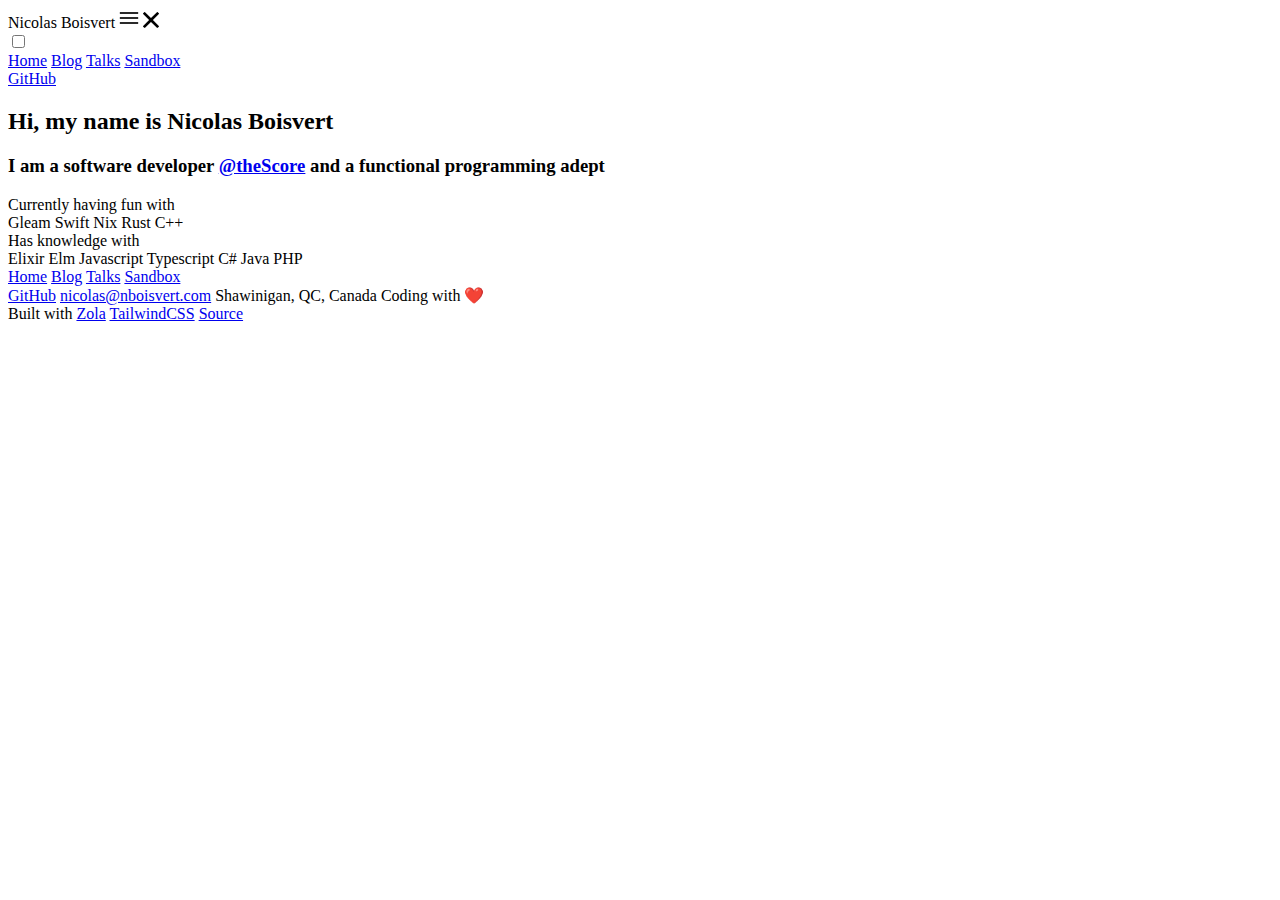
<file: index.html>
<!DOCTYPE html>
<html lang="en">
  <head>
    <meta charset="utf-8">
    <title>Nicolas Boisvert</title>
    <link rel="stylesheet" href="https://nboisvert.com/styles/styles.css" />
    <meta name="viewport" content="width=device-width, initial-scale=1.0" />
    
    <script async src="https://www.googletagmanager.com/gtag/js?id=G-81B4LEX9Y8"></script>
    <script>
      window.dataLayer = window.dataLayer || [];
      function gtag(){dataLayer.push(arguments);}
      gtag('js', new Date());

      gtag('config', 'G-81B4LEX9Y8');
    </script>
    
  </head>

  <body class="h-screen flex flex-col">
    <nav class="container flex flex-initial mb-4 text-lg">
      <div class="flex flex-1 flex-col desktop:flex-row ">
        <div class="flex justify-between">
          <span class="py-4 px-4 desktop:pl-0 font-bold dark:text-slate-300">Nicolas Boisvert</span>
          <label for="hamburger" tabindex="0" class="flex desktop:hidden px-4 items-center cursor-pointer dark:text-slate-300" onclick="toggleMenu()">
            <span class="hamburger">
              <svg width="20px" height="20px" viewBox="0 0 12 12" enable-background="new 0 0 12 12" xml:space="preserve" xmlns="http://www.w3.org/2000/svg" xmlns:xlink="http://www.w3.org/1999/xlink"> <g> <rect fill="currentColor" height="1" width="11" x="0.5" y="5.5"/> <rect fill="currentColor" height="1" width="11" x="0.5" y="2.5"/> <rect fill="currentColor" height="1" width="11" x="0.5" y="8.5"/></g></svg>
            </span>
            <span class="cross hidden">
              <svg fill="currentColor" height="16px" width="16px" xmlns="http://www.w3.org/2000/svg" xmlns:xlink="http://www.w3.org/1999/xlink" viewBox="0 0 460.775 460.775" xml:space="preserve"> <path d="M285.08,230.397L456.218,59.27c6.076-6.077,6.076-15.911,0-21.986L423.511,4.565c-2.913-2.911-6.866-4.55-10.992-4.55 c-4.127,0-8.08,1.639-10.993,4.55l-171.138,171.14L59.25,4.565c-2.913-2.911-6.866-4.55-10.993-4.55 c-4.126,0-8.08,1.639-10.992,4.55L4.558,37.284c-6.077,6.075-6.077,15.909,0,21.986l171.138,171.128L4.575,401.505 c-6.074,6.077-6.074,15.911,0,21.986l32.709,32.719c2.911,2.911,6.865,4.55,10.992,4.55c4.127,0,8.08-1.639,10.994-4.55 l171.117-171.12l171.118,171.12c2.913,2.911,6.866,4.55,10.993,4.55c4.128,0,8.081-1.639,10.992-4.55l32.709-32.719 c6.074-6.075,6.074-15.909,0-21.986L285.08,230.397z"/> </svg>
            </span>
          </label>
        </div>
        <input class="hidden" type="checkbox" name="hamburger">
        <div class="flex flex-1 flex-col desktop:flex-row desktop:justify-between shadow-lg desktop:shadow-none" id="menu">
          <div class="flex flex-initial flex-col desktop:flex-row">
            
            <a class="nav-item active" href="&#x2F;">Home</a>
            
            <a class="nav-item " href="&#x2F;blog&#x2F;">Blog</a>
            
            <a class="nav-item " href="&#x2F;talks&#x2F;">Talks</a>
            
            <a class="nav-item " href="&#x2F;sandbox&#x2F;">Sandbox</a>
            
          </div>
          <div class="flex-initial flex-col desktop:flex-row">
            
              <a class="nav-item" href="https:&#x2F;&#x2F;github.com&#x2F;nicklayb">GitHub</a>
            
          </div>
        </div>
      </div>
    </nav>
    <section class="flex flex-1 container px-2 desktop:px-0 dark:text-slate-200">
      
<div class="flex flex-1 flex-col py-6 desktop:py-0 desktop:justify-center">
  <h2 class="text-3xl desktop:text-5xl font-extrabold mb-10 desktop:mb-6 dark:text-slate-300">
    Hi, my name is <span class="text-purple-800 dark:text-purple-600">Nicolas Boisvert</span>
  </h2>
  <h3 class="text-xl desktop:text-3xl mb-10 desktop:mb-6 dark:text-slate-300">
    I am a software developer <a class="font-semibold text-purple-600" href="https://thescore.com">@theScore</a> and a functional programming adept
  </h3>
  <div>
    <div class="flex flex-col desktop:flex-row flex-1 mb-6 desktop:mb-3">
      <div class="flex-initial mr-2 mb-2 desktop:mb-0 dark:text-slate-300">Currently having fun with</div>
      <div class="flex-initial">
        
        <span class="tag">Gleam</span>
        
        <span class="tag">Swift</span>
        
        <span class="tag">Nix</span>
        
        <span class="tag">Rust</span>
        
        <span class="tag">C++</span>
        
      </div>
    </div>
    <div class="flex flex-col desktop:flex-row flex-1">
      <div class="flex-initial mr-2 mb-2 desktop:mb-0 dark:text-slate-300">Has knowledge with</div>
      <div class="flex-initial">
        
        <span class="tag">Elixir</span>
        
        <span class="tag">Elm</span>
        
        <span class="tag">Javascript</span>
        
        <span class="tag">Typescript</span>
        
        <span class="tag">C#</span>
        
        <span class="tag">Java</span>
        
        <span class="tag">PHP</span>
        
      </div>
    </div>
  </div>
</div>


    </section>
    <footer class="py-4 desktop:py-6 bg-slate-200 dark:bg-slate-900 mt-4 desktop:mt-6">
      <div class="container flex flex-col desktop:flex-row justify-evenly">
        <div class="flex flex-initial justify-evenly desktop:justify-start desktop:items-center flex-row desktop:flex-col">
          
          <a class="footer-nav-item border-b-purple-800" href="&#x2F;">Home</a>
          
          <a class="footer-nav-item " href="&#x2F;blog&#x2F;">Blog</a>
          
          <a class="footer-nav-item " href="&#x2F;talks&#x2F;">Talks</a>
          
          <a class="footer-nav-item " href="&#x2F;sandbox&#x2F;">Sandbox</a>
          
        </div>
        <div class="flex flex-initial justify-evenly desktop:justify-start items-center text-xs desktop:text-sm flex-row desktop:flex-col">
          
          <a class="footer-nav-item " href="https:&#x2F;&#x2F;github.com&#x2F;nicklayb">GitHub</a>
          
          <a class="footer-nav-item" href="mailto:nicolas@nboisvert.com">nicolas@nboisvert.com</a>
          <span class="hidden desktop:block footer-nav-item">Shawinigan, QC, Canada</span>
          <span class="hidden desktop:block footer-nav-item">Coding with ❤️</span>
        </div>
        <div class="flex flex-initial justify-evenly desktop:justify-start desktop:items-center text-xs desktop:text-sm flex-row desktop:flex-col">
          <span class="footer-nav-item">Built with</span>
          <a class="footer-nav-item" href="https://www.getzola.org/">Zola</a>
          <a class="footer-nav-item" href="https://tailwindcss.com/">TailwindCSS</a>
          <a class="footer-nav-item" href="https://github.com/nicklayb/zola-nboisvert.com">Source</a>
        </div>
      </div>
    </footer>
  </body>
  <script type="text/javascript">
    function toggleMenu() {
      const hamburger = document.querySelector('input[name="hamburger"]')
      const xElement = document.querySelector(".cross")
      const hamburgerElement = document.querySelector(".hamburger")
      hamburger.checked = !hamburger.checked

      if (hamburger.checked) {
        xElement.classList.remove("hidden")
        hamburgerElement.classList.add("hidden")
      } else {
        xElement.classList.add("hidden")
        hamburgerElement.classList.remove("hidden")
      }
    }
  </script>
</html>
</file>
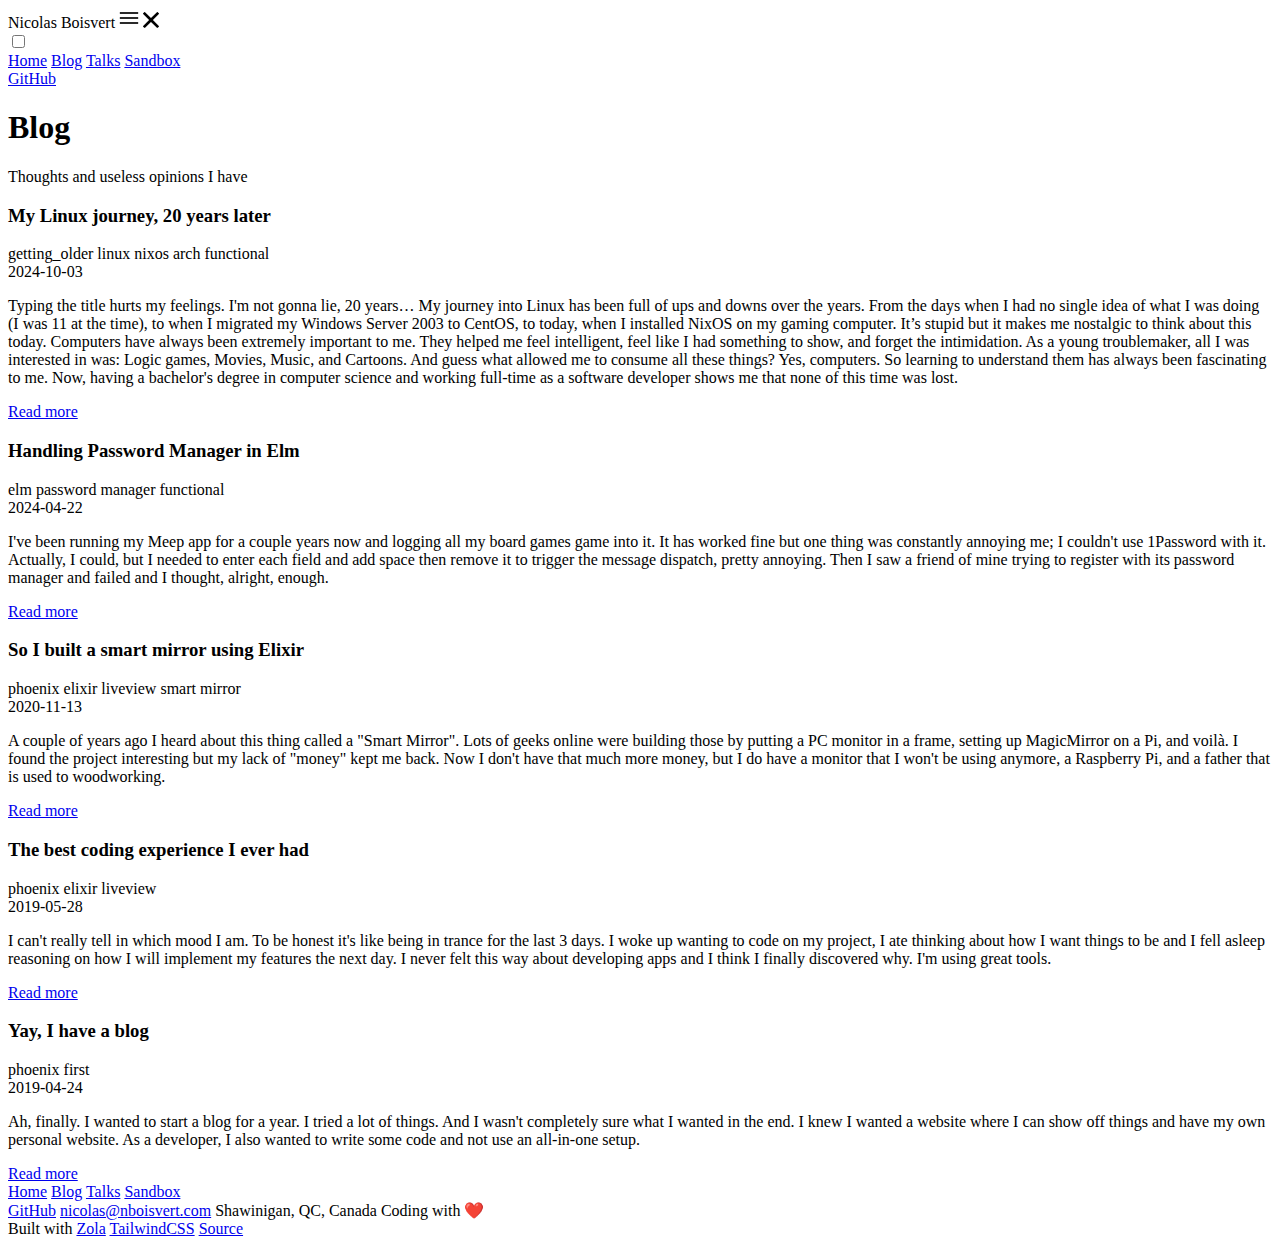
<file: blog/index.html>
<!DOCTYPE html>
<html lang="en">
  <head>
    <meta charset="utf-8">
    <title>Nicolas Boisvert</title>
    <link rel="stylesheet" href="https://nboisvert.com/styles/styles.css" />
    <meta name="viewport" content="width=device-width, initial-scale=1.0" />
    
    <script async src="https://www.googletagmanager.com/gtag/js?id=G-81B4LEX9Y8"></script>
    <script>
      window.dataLayer = window.dataLayer || [];
      function gtag(){dataLayer.push(arguments);}
      gtag('js', new Date());

      gtag('config', 'G-81B4LEX9Y8');
    </script>
    
  </head>

  <body class="h-screen flex flex-col">
    <nav class="container flex flex-initial mb-4 text-lg">
      <div class="flex flex-1 flex-col desktop:flex-row ">
        <div class="flex justify-between">
          <span class="py-4 px-4 desktop:pl-0 font-bold dark:text-slate-300">Nicolas Boisvert</span>
          <label for="hamburger" tabindex="0" class="flex desktop:hidden px-4 items-center cursor-pointer dark:text-slate-300" onclick="toggleMenu()">
            <span class="hamburger">
              <svg width="20px" height="20px" viewBox="0 0 12 12" enable-background="new 0 0 12 12" xml:space="preserve" xmlns="http://www.w3.org/2000/svg" xmlns:xlink="http://www.w3.org/1999/xlink"> <g> <rect fill="currentColor" height="1" width="11" x="0.5" y="5.5"/> <rect fill="currentColor" height="1" width="11" x="0.5" y="2.5"/> <rect fill="currentColor" height="1" width="11" x="0.5" y="8.5"/></g></svg>
            </span>
            <span class="cross hidden">
              <svg fill="currentColor" height="16px" width="16px" xmlns="http://www.w3.org/2000/svg" xmlns:xlink="http://www.w3.org/1999/xlink" viewBox="0 0 460.775 460.775" xml:space="preserve"> <path d="M285.08,230.397L456.218,59.27c6.076-6.077,6.076-15.911,0-21.986L423.511,4.565c-2.913-2.911-6.866-4.55-10.992-4.55 c-4.127,0-8.08,1.639-10.993,4.55l-171.138,171.14L59.25,4.565c-2.913-2.911-6.866-4.55-10.993-4.55 c-4.126,0-8.08,1.639-10.992,4.55L4.558,37.284c-6.077,6.075-6.077,15.909,0,21.986l171.138,171.128L4.575,401.505 c-6.074,6.077-6.074,15.911,0,21.986l32.709,32.719c2.911,2.911,6.865,4.55,10.992,4.55c4.127,0,8.08-1.639,10.994-4.55 l171.117-171.12l171.118,171.12c2.913,2.911,6.866,4.55,10.993,4.55c4.128,0,8.081-1.639,10.992-4.55l32.709-32.719 c6.074-6.075,6.074-15.909,0-21.986L285.08,230.397z"/> </svg>
            </span>
          </label>
        </div>
        <input class="hidden" type="checkbox" name="hamburger">
        <div class="flex flex-1 flex-col desktop:flex-row desktop:justify-between shadow-lg desktop:shadow-none" id="menu">
          <div class="flex flex-initial flex-col desktop:flex-row">
            
            <a class="nav-item " href="&#x2F;">Home</a>
            
            <a class="nav-item active" href="&#x2F;blog&#x2F;">Blog</a>
            
            <a class="nav-item " href="&#x2F;talks&#x2F;">Talks</a>
            
            <a class="nav-item " href="&#x2F;sandbox&#x2F;">Sandbox</a>
            
          </div>
          <div class="flex-initial flex-col desktop:flex-row">
            
              <a class="nav-item" href="https:&#x2F;&#x2F;github.com&#x2F;nicklayb">GitHub</a>
            
          </div>
        </div>
      </div>
    </nav>
    <section class="flex flex-1 container px-2 desktop:px-0 dark:text-slate-200">
      

<div class="w-full">
  <h1 class="text-4xl font-extrabold mb-6">Blog</h1>

  <p class="text-center py-2 text-slate-400">Thoughts and useless opinions I have</p>

  <div class="w-full">
    
      <div class="w-full mt-8 p-2 desktop:p-4 bg-slate-50 dark:bg-slate-900 rounded-md shadow-md desktop:mt-12">
        <div class="flex flex-col desktop:flex-row w-full justify-between items-start desktop:items-center">
          <h3 class="flex-initial text-2xl desktop:text-3xl mb-2">My Linux journey, 20 years later</h3>
          <div class="flex-initial">
            
              <span class="tag">getting_older</span>
            
              <span class="tag">linux</span>
            
              <span class="tag">nixos</span>
            
              <span class="tag">arch</span>
            
              <span class="tag">functional</span>
            
          </div>
        </div>
        <div class="pt-4">
          <span class="text-neutral-500 dark:text-neutral-400 text-xs">2024-10-03</span>
          <p class="my-2">Typing the title hurts my feelings. I'm not gonna lie, 20 years… My journey into Linux has been full of ups and downs over the years. From the days when I had no single idea of what I was doing (I was 11 at the time), to when I migrated my Windows Server 2003 to CentOS, to today, when I installed NixOS on my gaming computer. It’s stupid but it makes me nostalgic to think about this today. Computers have always been extremely important to me. They helped me feel intelligent, feel like I had something to show, and forget the intimidation. As a young troublemaker, all I was interested in was: Logic games, Movies, Music, and Cartoons. And guess what allowed me to consume all these things? Yes, computers. So learning to understand them has always been fascinating to me. Now, having a bachelor's degree in computer science and working full-time as a software developer shows me that none of this time was lost.
</p>
          <a class="text-purple-800 dark:text-purple-500 font-semibold mt-4 block w-full text-right" href="&#x2F;blog&#x2F;my-linux-journey-20-years-later&#x2F;">Read more</a>
        </div>
      </div>
    
      <div class="w-full mt-8 p-2 desktop:p-4 bg-slate-50 dark:bg-slate-900 rounded-md shadow-md desktop:mt-12">
        <div class="flex flex-col desktop:flex-row w-full justify-between items-start desktop:items-center">
          <h3 class="flex-initial text-2xl desktop:text-3xl mb-2">Handling Password Manager in Elm</h3>
          <div class="flex-initial">
            
              <span class="tag">elm</span>
            
              <span class="tag">password</span>
            
              <span class="tag">manager</span>
            
              <span class="tag">functional</span>
            
          </div>
        </div>
        <div class="pt-4">
          <span class="text-neutral-500 dark:text-neutral-400 text-xs">2024-04-22</span>
          <p class="my-2">I've been running my Meep app for a couple years now and logging all my board games game into it. It has worked fine but one thing was constantly annoying me; I couldn't use 1Password with it. Actually, I could, but I needed to enter each field and add space then remove it to trigger the message dispatch, pretty annoying. Then I saw a friend of mine trying to register with its password manager and failed and I thought, alright, enough.
</p>
          <a class="text-purple-800 dark:text-purple-500 font-semibold mt-4 block w-full text-right" href="&#x2F;blog&#x2F;handling-password-manager-in-elm&#x2F;">Read more</a>
        </div>
      </div>
    
      <div class="w-full mt-8 p-2 desktop:p-4 bg-slate-50 dark:bg-slate-900 rounded-md shadow-md desktop:mt-12">
        <div class="flex flex-col desktop:flex-row w-full justify-between items-start desktop:items-center">
          <h3 class="flex-initial text-2xl desktop:text-3xl mb-2">So I built a smart mirror using Elixir</h3>
          <div class="flex-initial">
            
              <span class="tag">phoenix</span>
            
              <span class="tag">elixir</span>
            
              <span class="tag">liveview</span>
            
              <span class="tag">smart</span>
            
              <span class="tag">mirror</span>
            
          </div>
        </div>
        <div class="pt-4">
          <span class="text-neutral-500 dark:text-neutral-400 text-xs">2020-11-13</span>
          <p class="my-2">A couple of years ago I heard about this thing called a &quot;Smart Mirror&quot;. Lots of geeks online were building those by putting a PC monitor in a frame, setting up MagicMirror on a Pi, and voilà. I found the project interesting but my lack of &quot;money&quot; kept me back.
Now I don't have that much more money, but I do have a monitor that I won't be using anymore, a Raspberry Pi, and a father that is used to woodworking.
</p>
          <a class="text-purple-800 dark:text-purple-500 font-semibold mt-4 block w-full text-right" href="&#x2F;blog&#x2F;so-i-built-a-smart-mirror-using-elixir&#x2F;">Read more</a>
        </div>
      </div>
    
      <div class="w-full mt-8 p-2 desktop:p-4 bg-slate-50 dark:bg-slate-900 rounded-md shadow-md desktop:mt-12">
        <div class="flex flex-col desktop:flex-row w-full justify-between items-start desktop:items-center">
          <h3 class="flex-initial text-2xl desktop:text-3xl mb-2">The best coding experience I ever had</h3>
          <div class="flex-initial">
            
              <span class="tag">phoenix</span>
            
              <span class="tag">elixir</span>
            
              <span class="tag">liveview</span>
            
          </div>
        </div>
        <div class="pt-4">
          <span class="text-neutral-500 dark:text-neutral-400 text-xs">2019-05-28</span>
          <p class="my-2">I can't really tell in which mood I am. To be honest it's like being in trance for the last 3 days. I woke up wanting to code on my project, I ate thinking about how I want things to be and I fell asleep reasoning on how I will implement my features the next day. I never felt this way about developing apps and I think I finally discovered why. I'm using great tools.
</p>
          <a class="text-purple-800 dark:text-purple-500 font-semibold mt-4 block w-full text-right" href="&#x2F;blog&#x2F;the-best-coding-experience-ive-ever-had&#x2F;">Read more</a>
        </div>
      </div>
    
      <div class="w-full mt-8 p-2 desktop:p-4 bg-slate-50 dark:bg-slate-900 rounded-md shadow-md desktop:mt-12">
        <div class="flex flex-col desktop:flex-row w-full justify-between items-start desktop:items-center">
          <h3 class="flex-initial text-2xl desktop:text-3xl mb-2">Yay, I have a blog</h3>
          <div class="flex-initial">
            
              <span class="tag">phoenix</span>
            
              <span class="tag">first</span>
            
          </div>
        </div>
        <div class="pt-4">
          <span class="text-neutral-500 dark:text-neutral-400 text-xs">2019-04-24</span>
          <p class="my-2">Ah, finally. I wanted to start a blog for a year. I tried a lot of things. And I wasn't completely sure what I wanted in the end. I knew I wanted a website where I can show off things and have my own personal website. As a developer, I also wanted to write some code and not use an all-in-one setup.
</p>
          <a class="text-purple-800 dark:text-purple-500 font-semibold mt-4 block w-full text-right" href="&#x2F;blog&#x2F;yay-i-have-a-blog&#x2F;">Read more</a>
        </div>
      </div>
    
  </div>
</div>


    </section>
    <footer class="py-4 desktop:py-6 bg-slate-200 dark:bg-slate-900 mt-4 desktop:mt-6">
      <div class="container flex flex-col desktop:flex-row justify-evenly">
        <div class="flex flex-initial justify-evenly desktop:justify-start desktop:items-center flex-row desktop:flex-col">
          
          <a class="footer-nav-item " href="&#x2F;">Home</a>
          
          <a class="footer-nav-item border-b-purple-800" href="&#x2F;blog&#x2F;">Blog</a>
          
          <a class="footer-nav-item " href="&#x2F;talks&#x2F;">Talks</a>
          
          <a class="footer-nav-item " href="&#x2F;sandbox&#x2F;">Sandbox</a>
          
        </div>
        <div class="flex flex-initial justify-evenly desktop:justify-start items-center text-xs desktop:text-sm flex-row desktop:flex-col">
          
          <a class="footer-nav-item " href="https:&#x2F;&#x2F;github.com&#x2F;nicklayb">GitHub</a>
          
          <a class="footer-nav-item" href="mailto:nicolas@nboisvert.com">nicolas@nboisvert.com</a>
          <span class="hidden desktop:block footer-nav-item">Shawinigan, QC, Canada</span>
          <span class="hidden desktop:block footer-nav-item">Coding with ❤️</span>
        </div>
        <div class="flex flex-initial justify-evenly desktop:justify-start desktop:items-center text-xs desktop:text-sm flex-row desktop:flex-col">
          <span class="footer-nav-item">Built with</span>
          <a class="footer-nav-item" href="https://www.getzola.org/">Zola</a>
          <a class="footer-nav-item" href="https://tailwindcss.com/">TailwindCSS</a>
          <a class="footer-nav-item" href="https://github.com/nicklayb/zola-nboisvert.com">Source</a>
        </div>
      </div>
    </footer>
  </body>
  <script type="text/javascript">
    function toggleMenu() {
      const hamburger = document.querySelector('input[name="hamburger"]')
      const xElement = document.querySelector(".cross")
      const hamburgerElement = document.querySelector(".hamburger")
      hamburger.checked = !hamburger.checked

      if (hamburger.checked) {
        xElement.classList.remove("hidden")
        hamburgerElement.classList.add("hidden")
      } else {
        xElement.classList.add("hidden")
        hamburgerElement.classList.remove("hidden")
      }
    }
  </script>
</html>
</file>
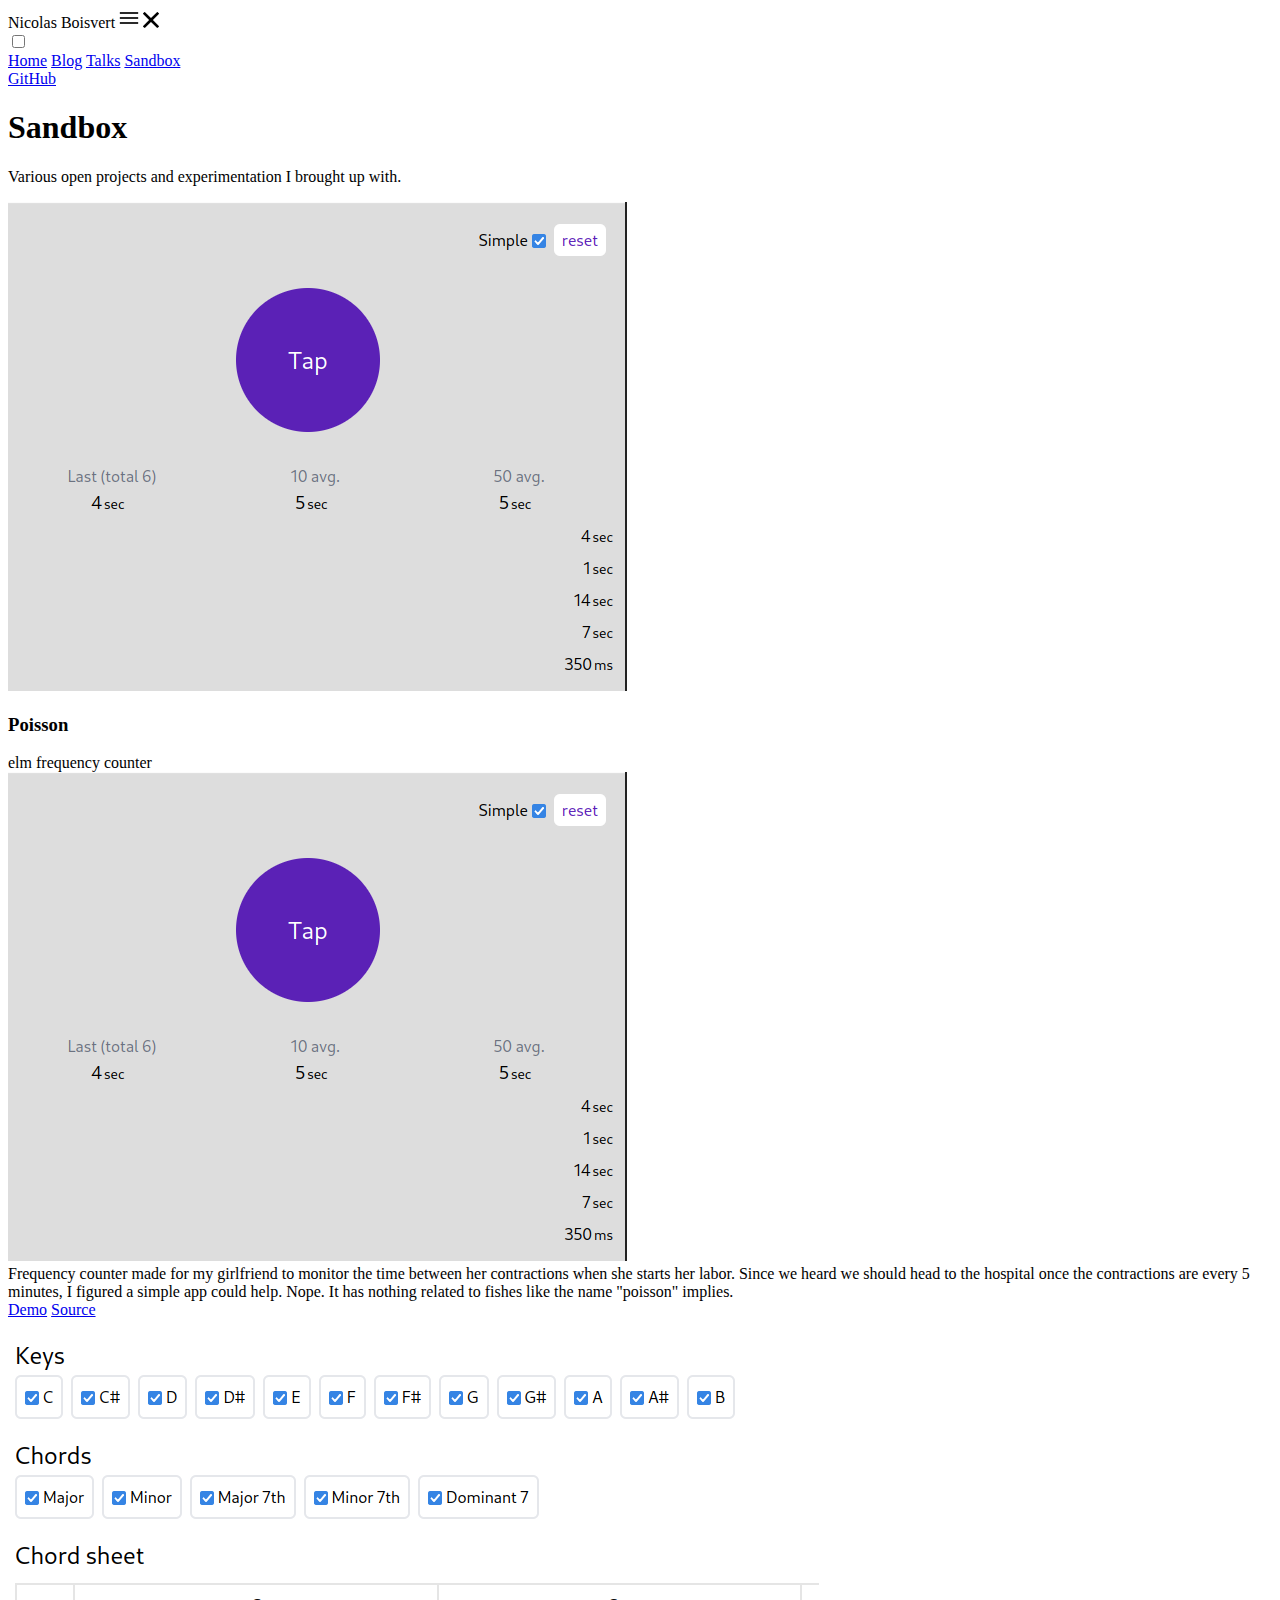
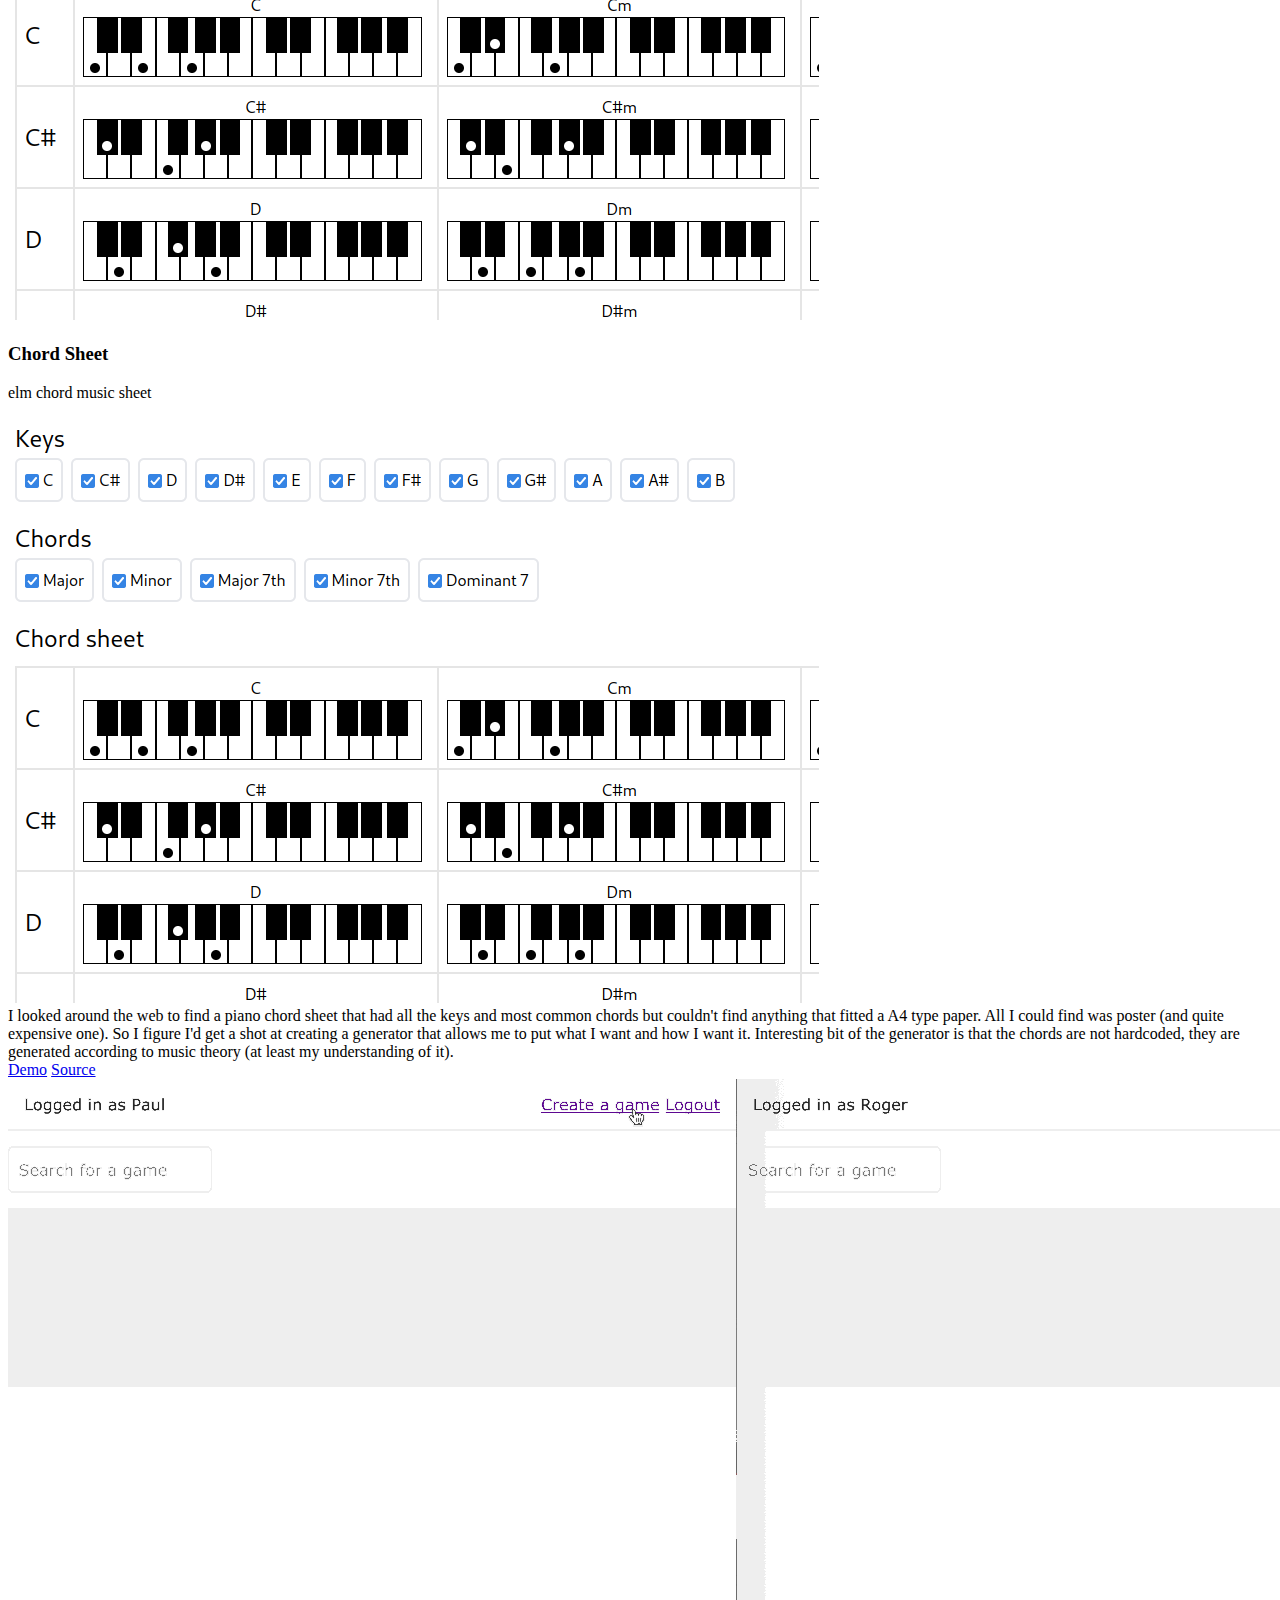
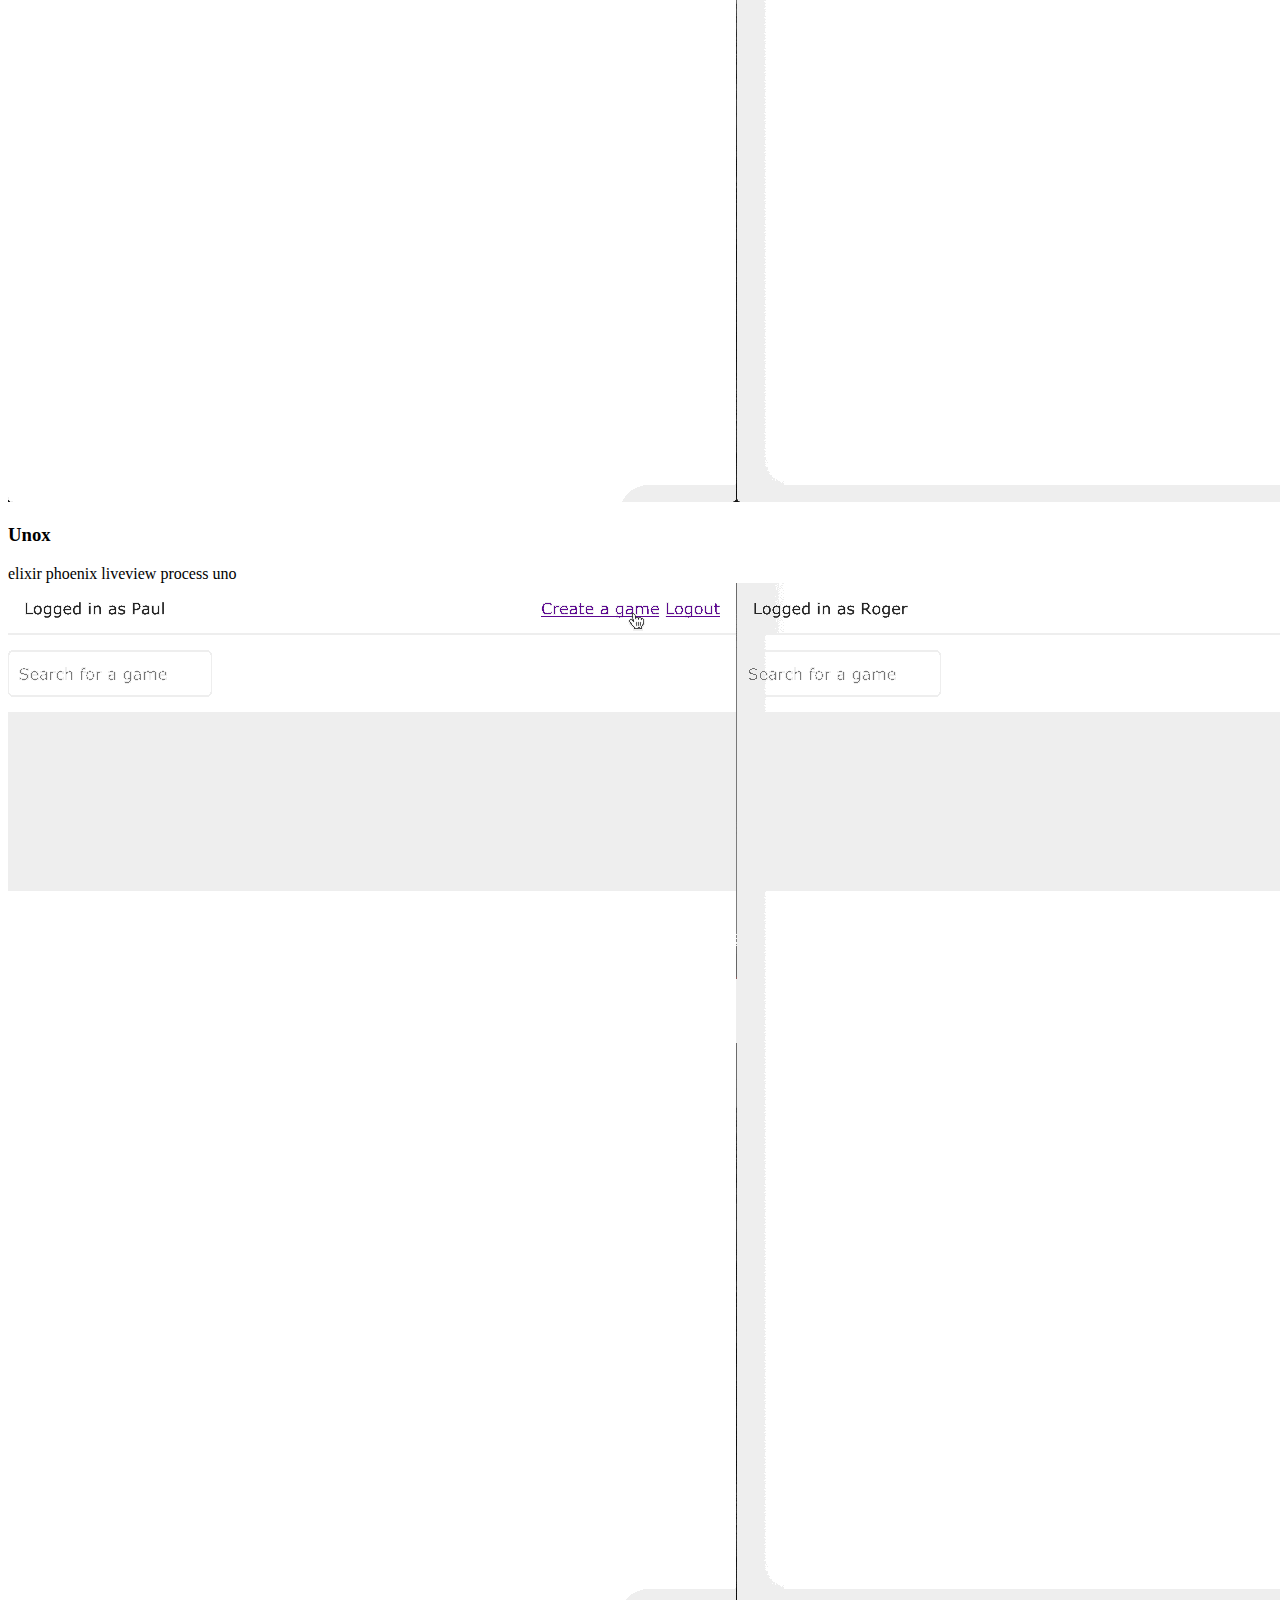
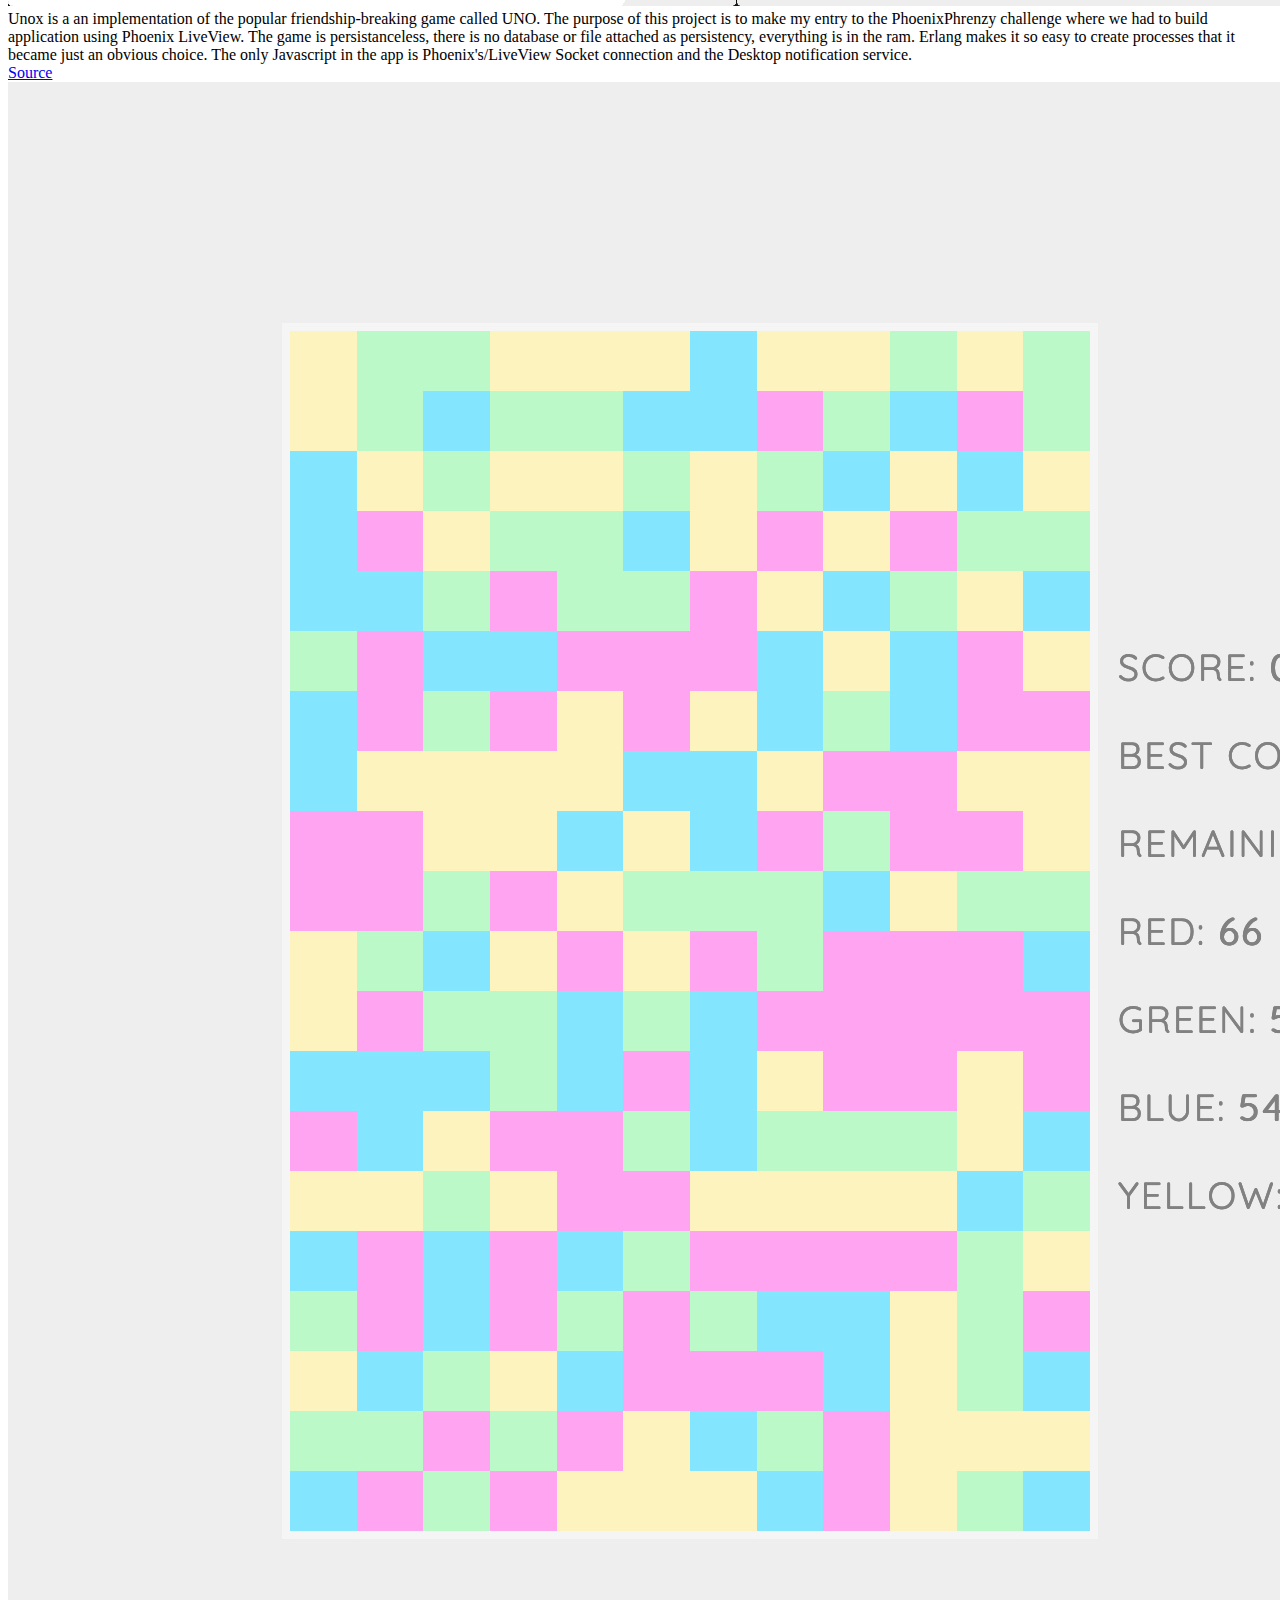
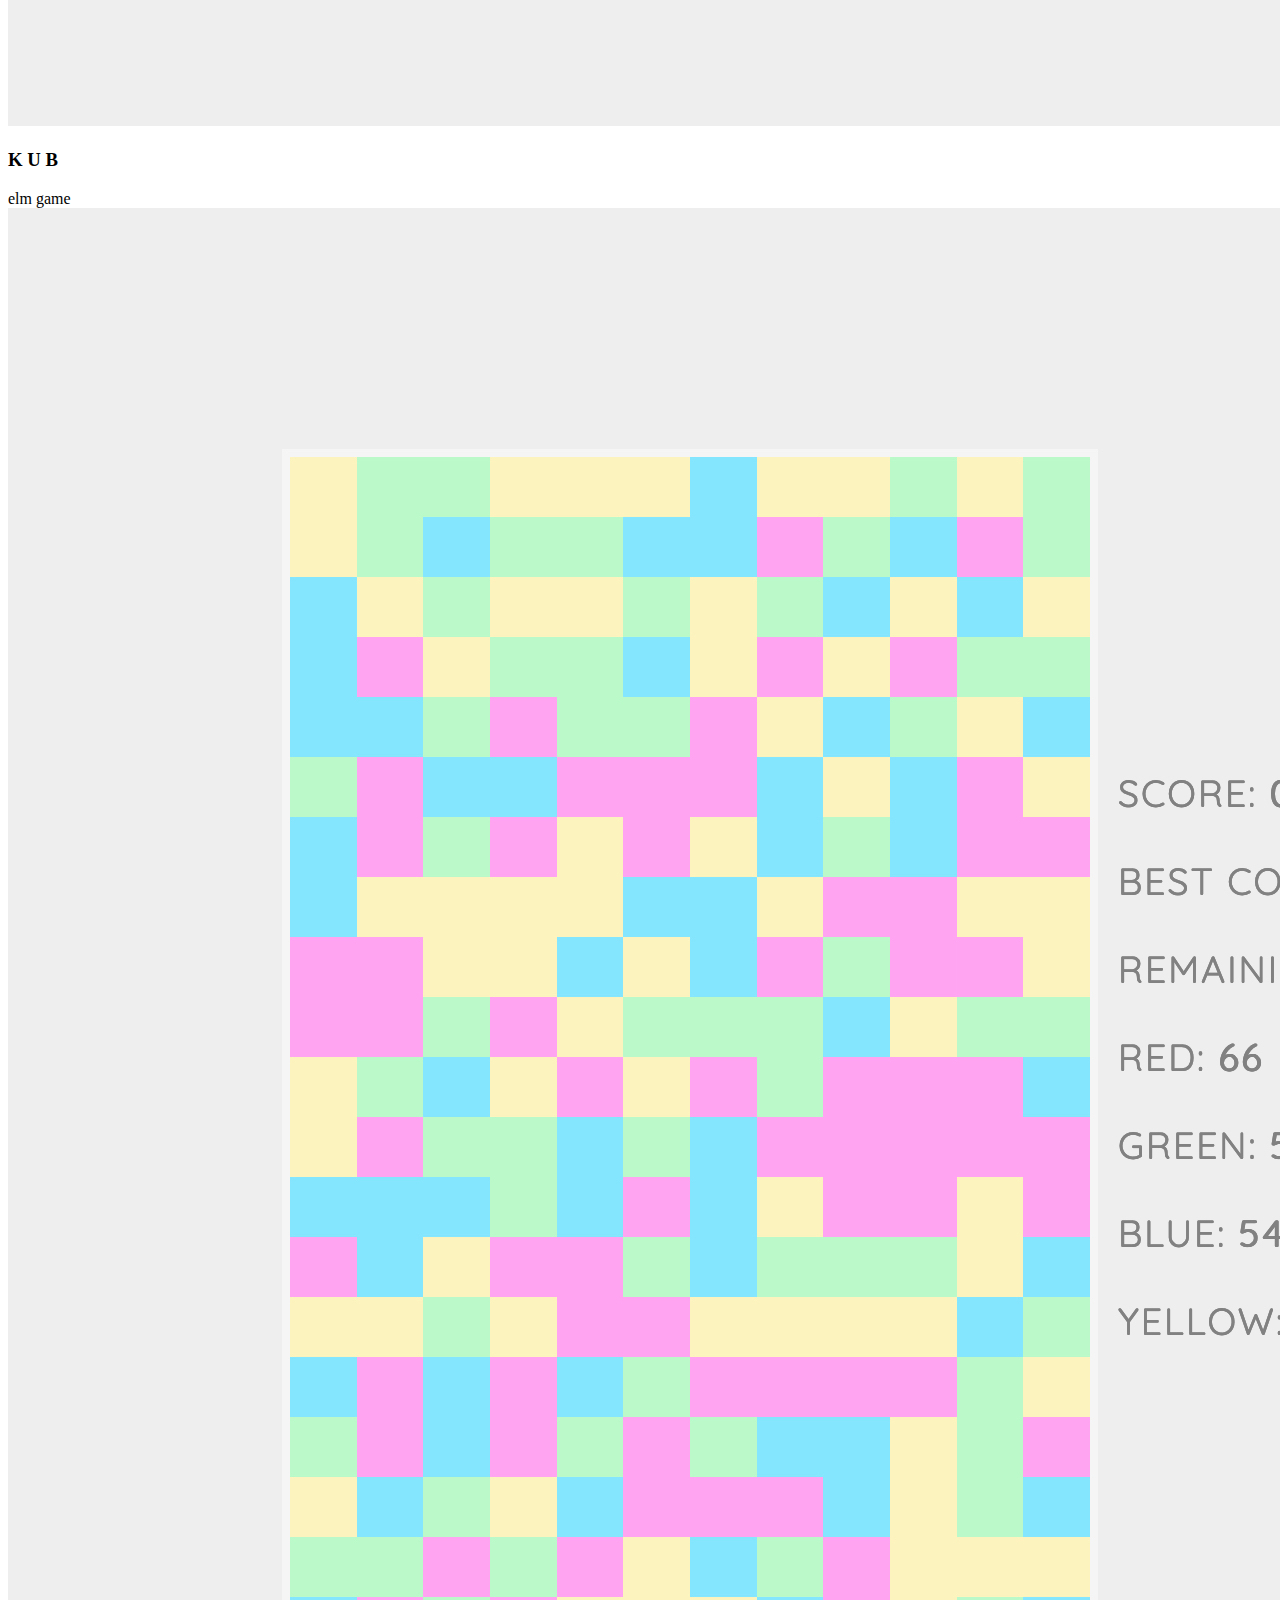
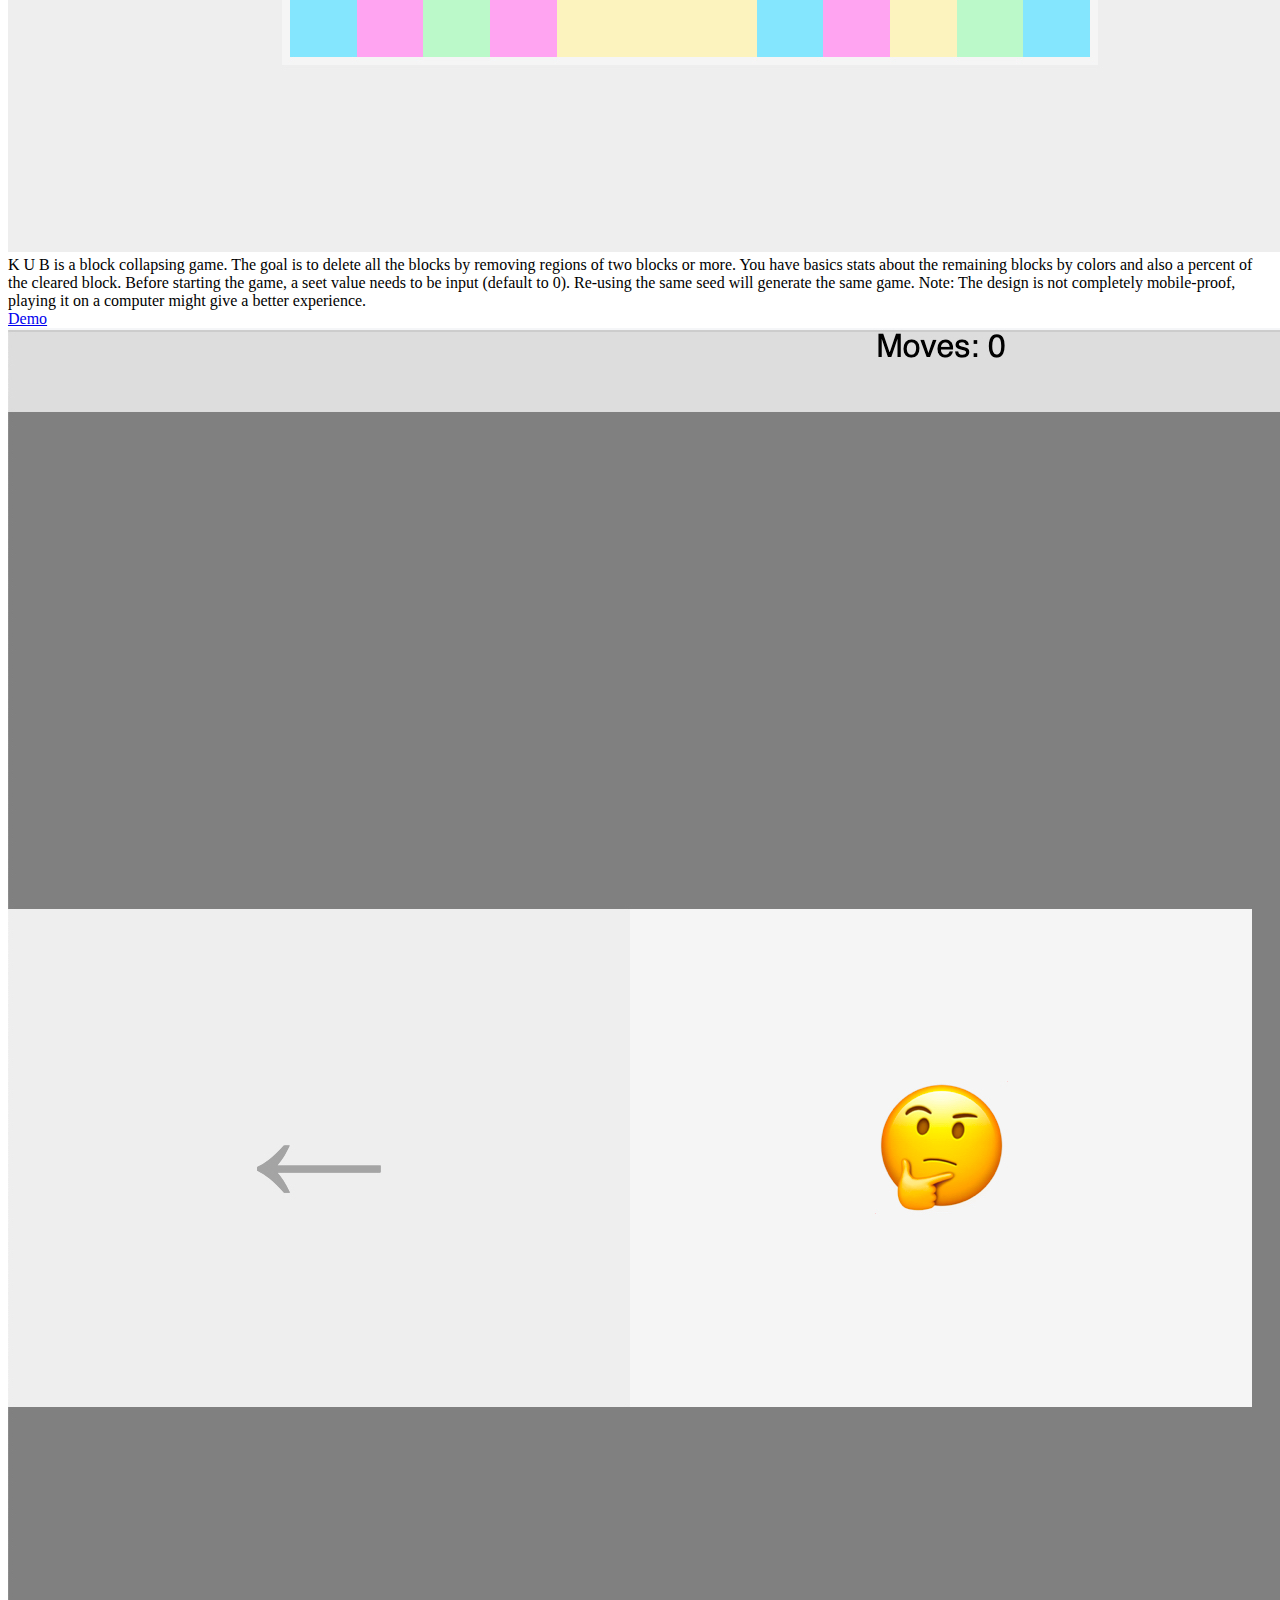
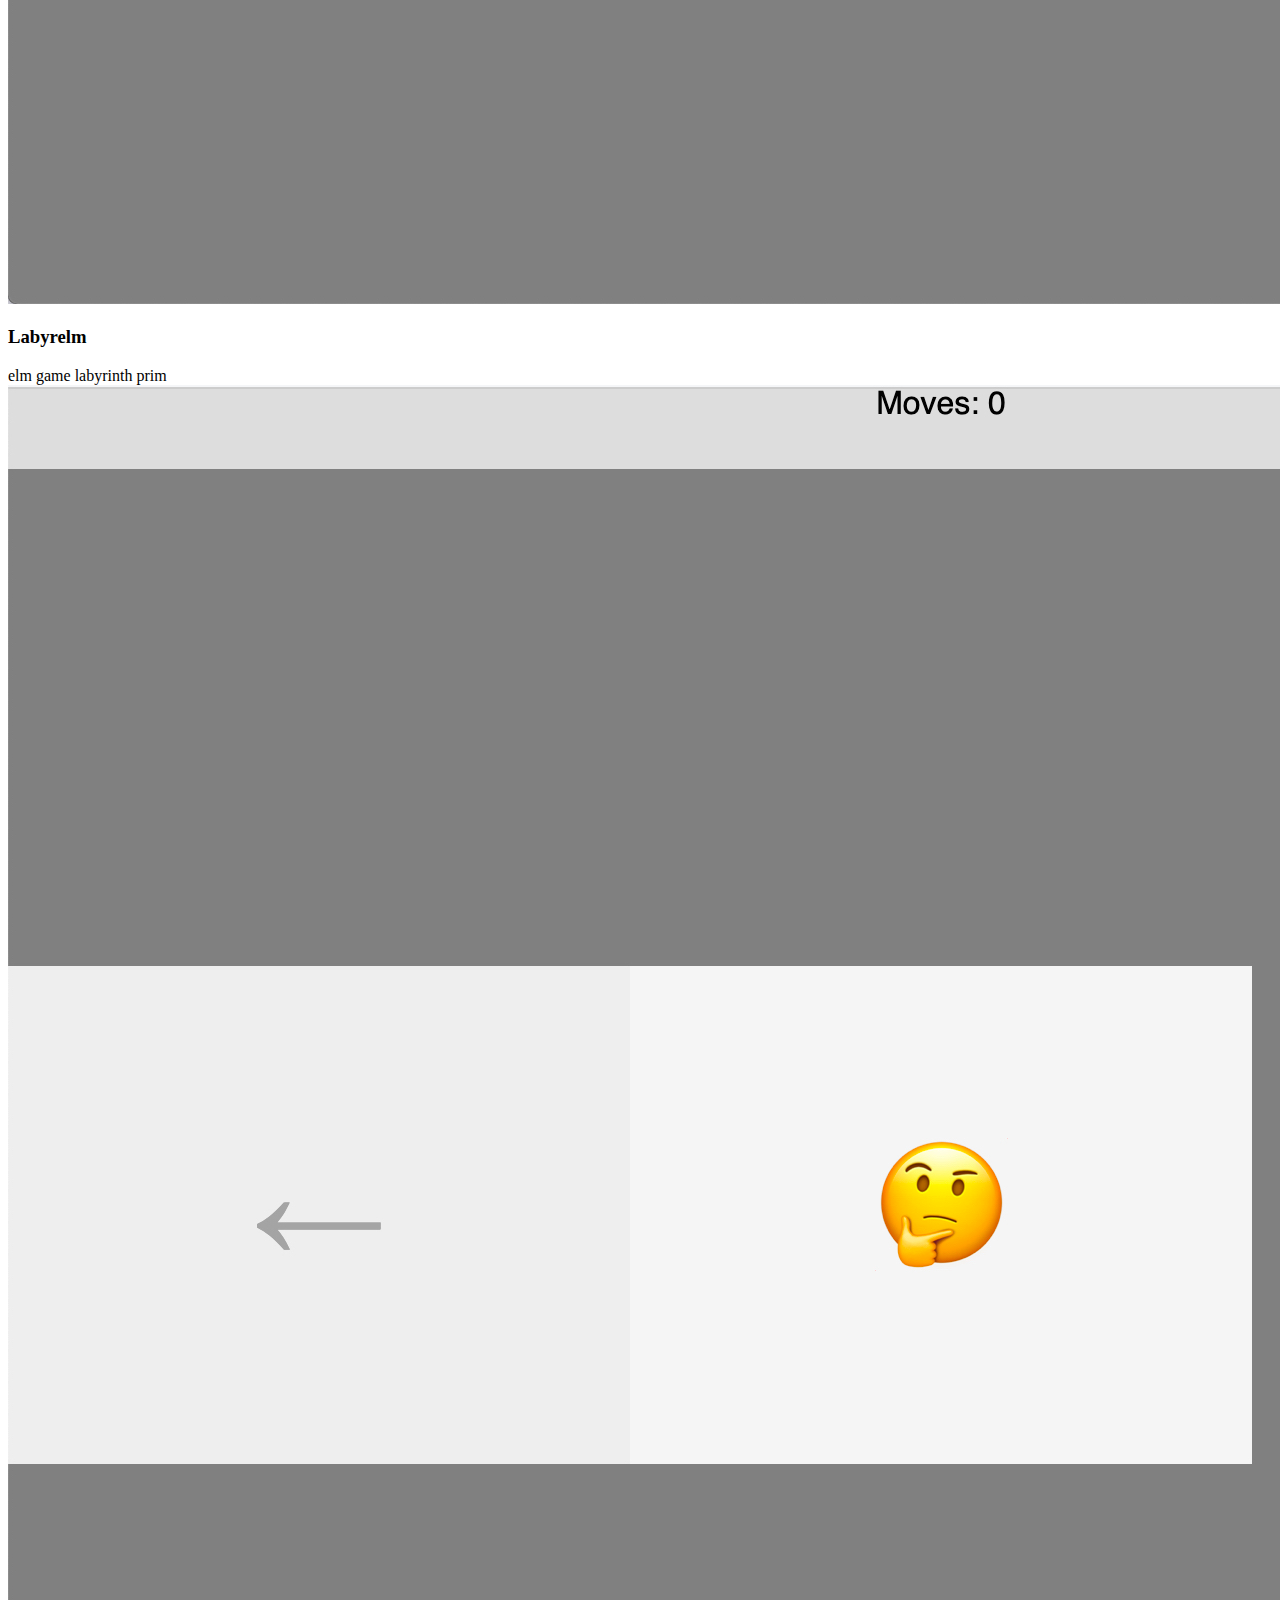
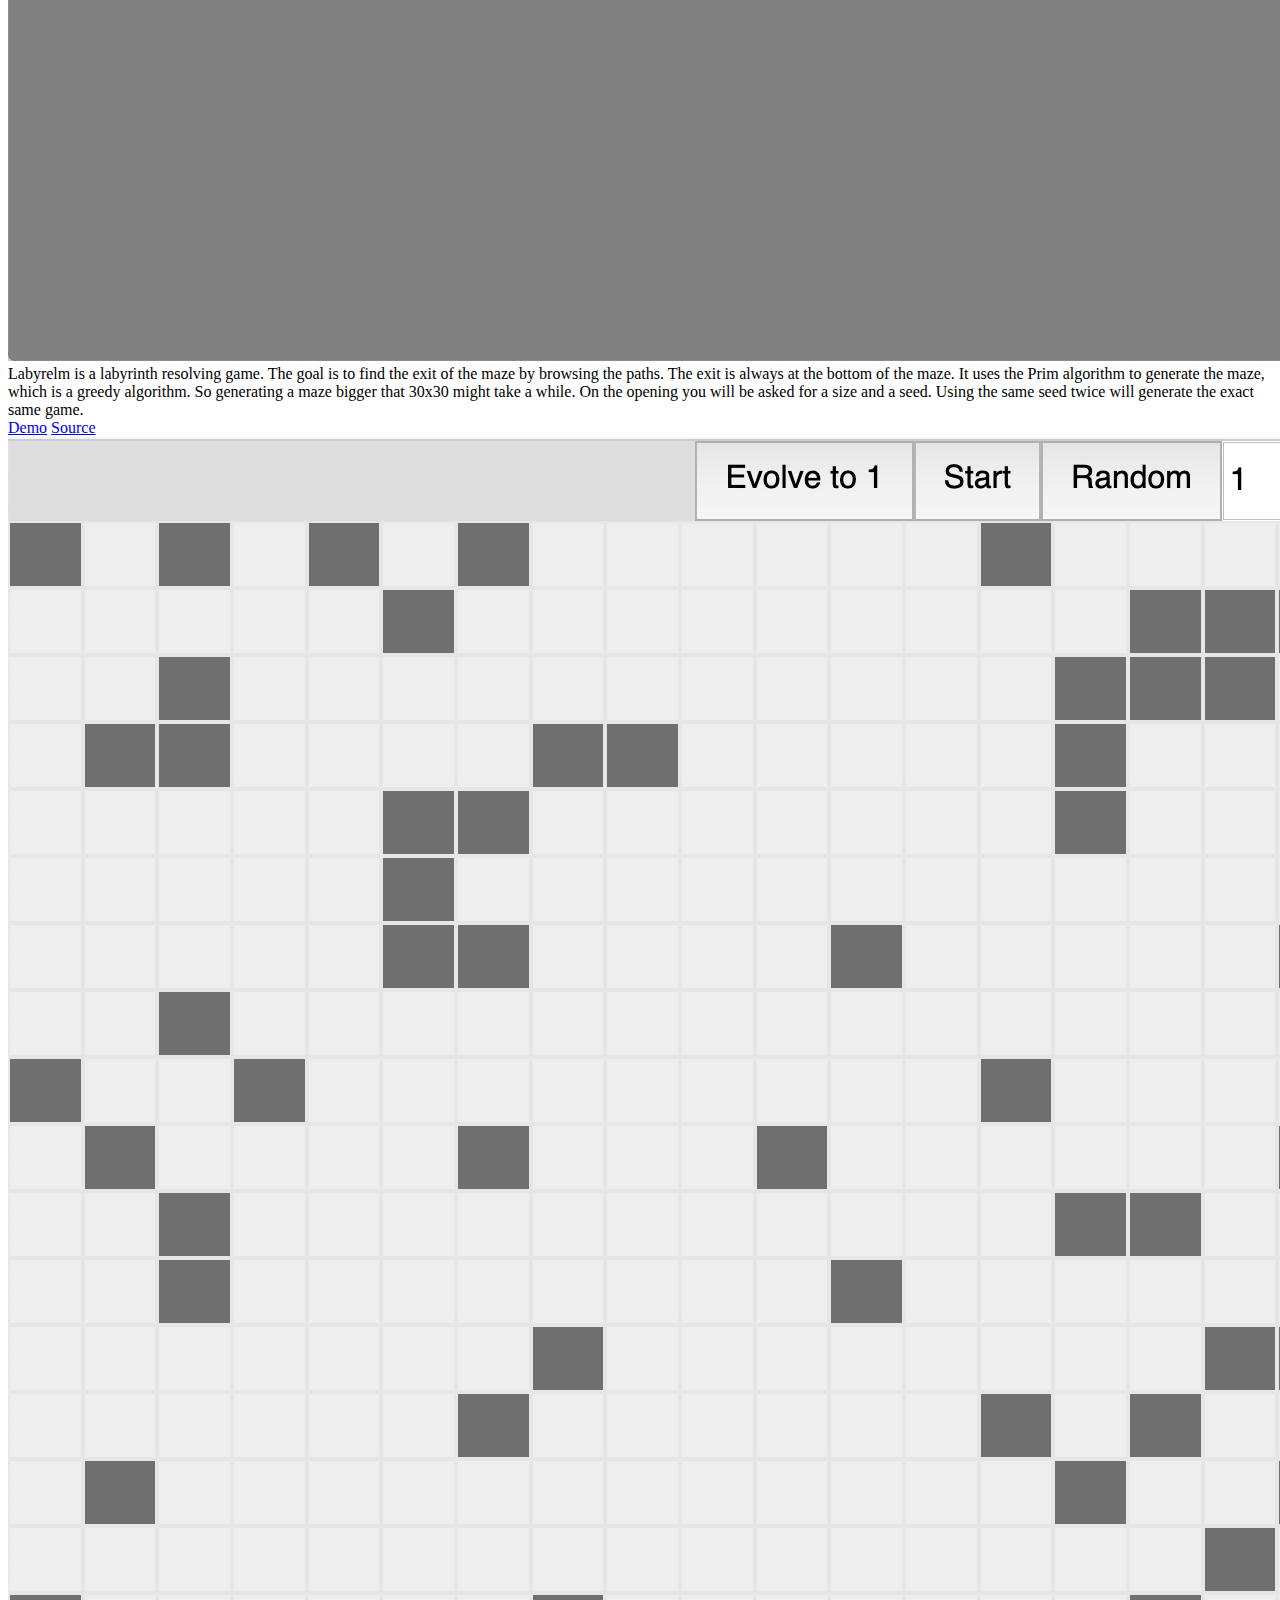
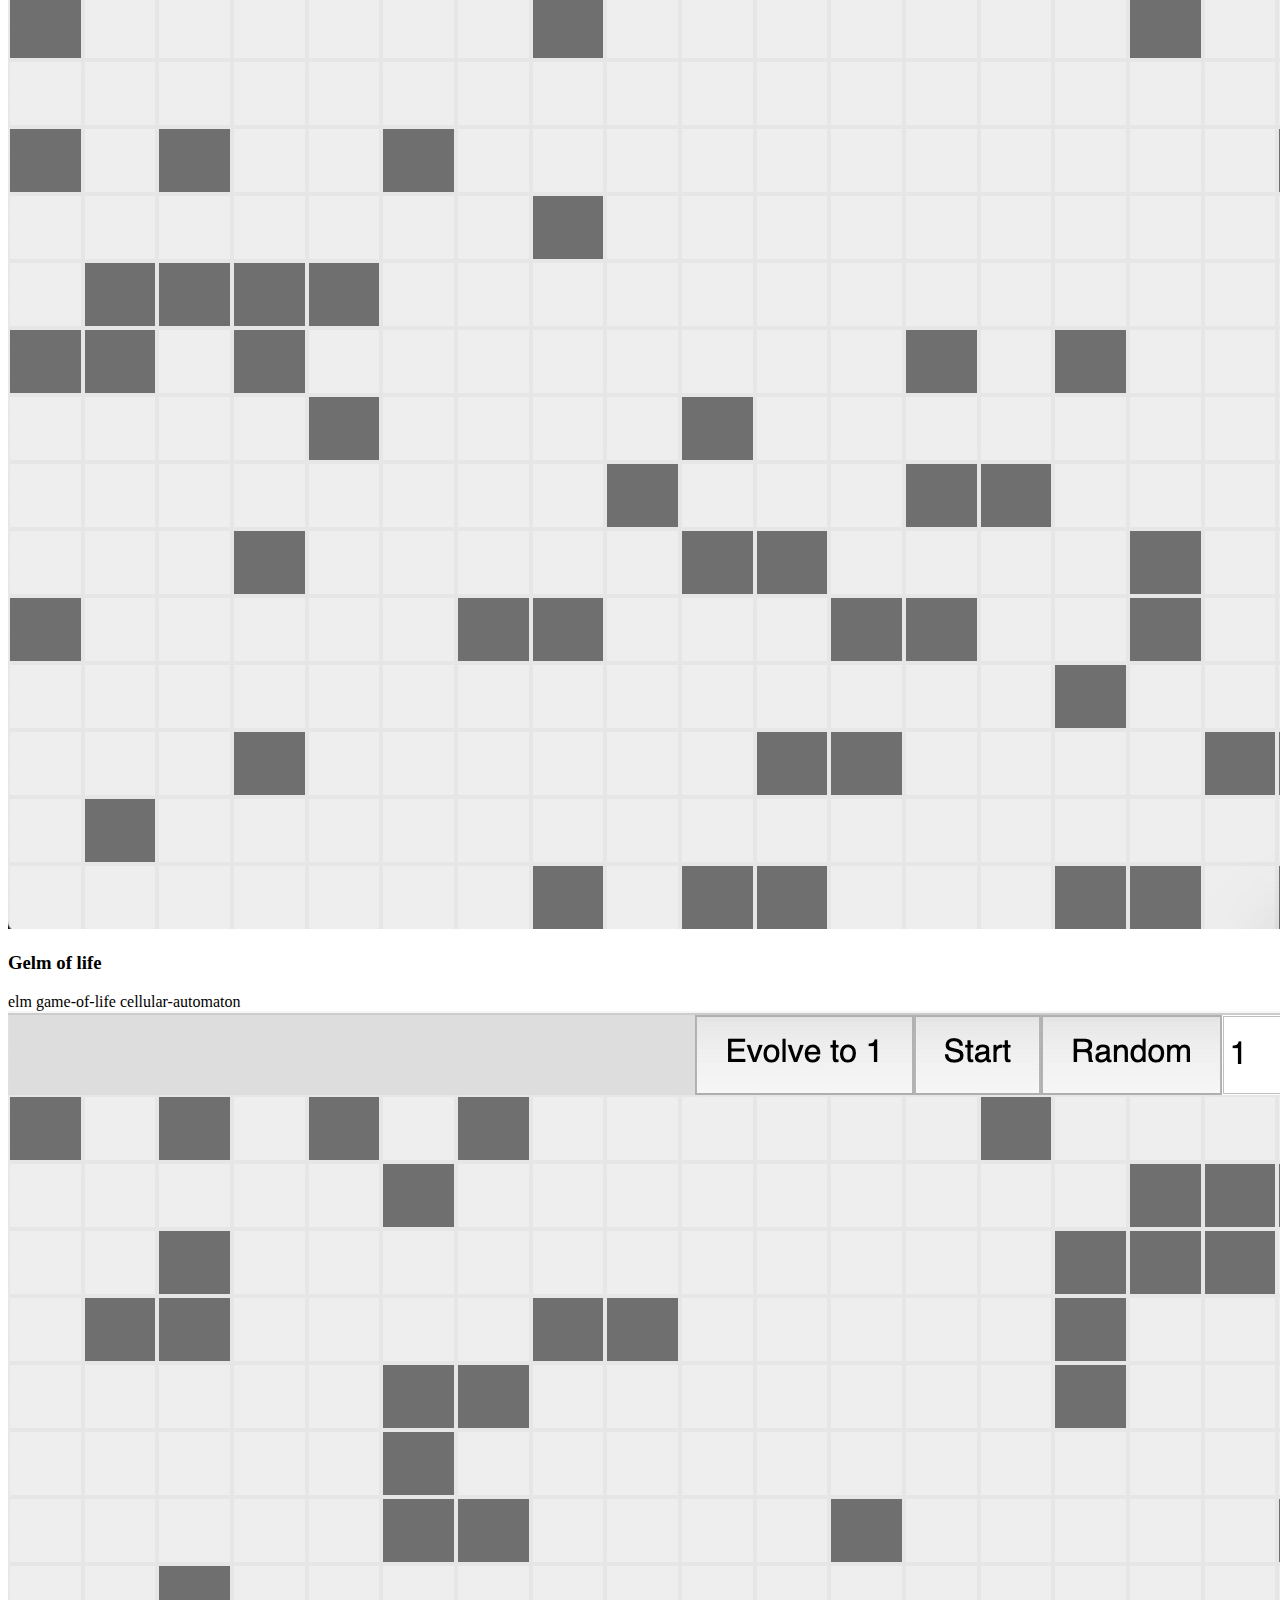
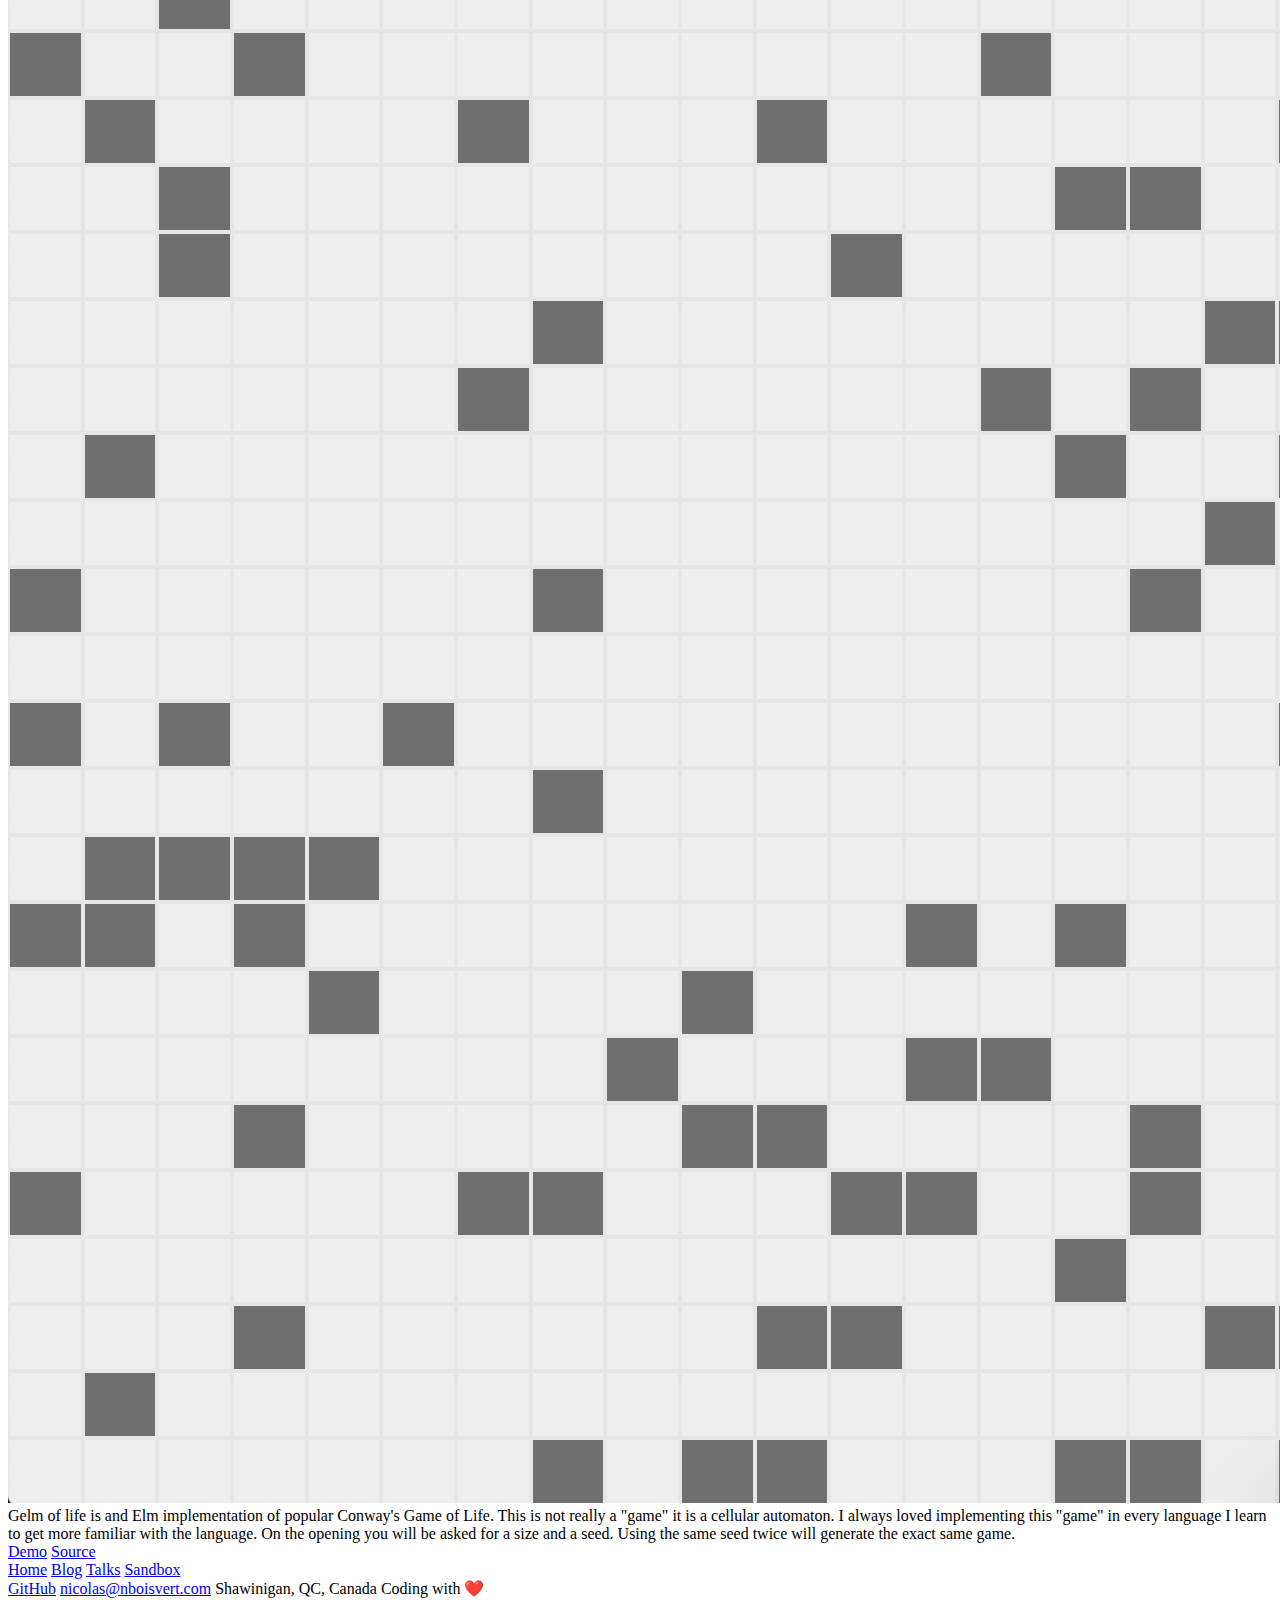
<file: sandbox/index.html>
<!DOCTYPE html>
<html lang="en">
  <head>
    <meta charset="utf-8">
    <title>Nicolas Boisvert</title>
    <link rel="stylesheet" href="https://nboisvert.com/styles/styles.css" />
    <meta name="viewport" content="width=device-width, initial-scale=1.0" />
    
    <script async src="https://www.googletagmanager.com/gtag/js?id=G-81B4LEX9Y8"></script>
    <script>
      window.dataLayer = window.dataLayer || [];
      function gtag(){dataLayer.push(arguments);}
      gtag('js', new Date());

      gtag('config', 'G-81B4LEX9Y8');
    </script>
    
  </head>

  <body class="h-screen flex flex-col">
    <nav class="container flex flex-initial mb-4 text-lg">
      <div class="flex flex-1 flex-col desktop:flex-row ">
        <div class="flex justify-between">
          <span class="py-4 px-4 desktop:pl-0 font-bold dark:text-slate-300">Nicolas Boisvert</span>
          <label for="hamburger" tabindex="0" class="flex desktop:hidden px-4 items-center cursor-pointer dark:text-slate-300" onclick="toggleMenu()">
            <span class="hamburger">
              <svg width="20px" height="20px" viewBox="0 0 12 12" enable-background="new 0 0 12 12" xml:space="preserve" xmlns="http://www.w3.org/2000/svg" xmlns:xlink="http://www.w3.org/1999/xlink"> <g> <rect fill="currentColor" height="1" width="11" x="0.5" y="5.5"/> <rect fill="currentColor" height="1" width="11" x="0.5" y="2.5"/> <rect fill="currentColor" height="1" width="11" x="0.5" y="8.5"/></g></svg>
            </span>
            <span class="cross hidden">
              <svg fill="currentColor" height="16px" width="16px" xmlns="http://www.w3.org/2000/svg" xmlns:xlink="http://www.w3.org/1999/xlink" viewBox="0 0 460.775 460.775" xml:space="preserve"> <path d="M285.08,230.397L456.218,59.27c6.076-6.077,6.076-15.911,0-21.986L423.511,4.565c-2.913-2.911-6.866-4.55-10.992-4.55 c-4.127,0-8.08,1.639-10.993,4.55l-171.138,171.14L59.25,4.565c-2.913-2.911-6.866-4.55-10.993-4.55 c-4.126,0-8.08,1.639-10.992,4.55L4.558,37.284c-6.077,6.075-6.077,15.909,0,21.986l171.138,171.128L4.575,401.505 c-6.074,6.077-6.074,15.911,0,21.986l32.709,32.719c2.911,2.911,6.865,4.55,10.992,4.55c4.127,0,8.08-1.639,10.994-4.55 l171.117-171.12l171.118,171.12c2.913,2.911,6.866,4.55,10.993,4.55c4.128,0,8.081-1.639,10.992-4.55l32.709-32.719 c6.074-6.075,6.074-15.909,0-21.986L285.08,230.397z"/> </svg>
            </span>
          </label>
        </div>
        <input class="hidden" type="checkbox" name="hamburger">
        <div class="flex flex-1 flex-col desktop:flex-row desktop:justify-between shadow-lg desktop:shadow-none" id="menu">
          <div class="flex flex-initial flex-col desktop:flex-row">
            
            <a class="nav-item " href="&#x2F;">Home</a>
            
            <a class="nav-item " href="&#x2F;blog&#x2F;">Blog</a>
            
            <a class="nav-item " href="&#x2F;talks&#x2F;">Talks</a>
            
            <a class="nav-item active" href="&#x2F;sandbox&#x2F;">Sandbox</a>
            
          </div>
          <div class="flex-initial flex-col desktop:flex-row">
            
              <a class="nav-item" href="https:&#x2F;&#x2F;github.com&#x2F;nicklayb">GitHub</a>
            
          </div>
        </div>
      </div>
    </nav>
    <section class="flex flex-1 container px-2 desktop:px-0 dark:text-slate-200">
      

<div class="w-full">
  <h1 class="text-4xl font-extrabold mb-6">Sandbox</h1>

  <p class="text-center py-2 text-slate-400">Various open projects and experimentation I brought up with.</p>

  <div class="w-full mt-4">
    
    <div class="flex mt-8 p-2 desktop:p-4 bg-slate-50 dark:bg-slate-900 rounded-md shadow-md">
      <div class="flex-initial max-w-80 hidden desktop:block">
        <img class="border-2 border-purple-800 rounded-md drop-shadow-md" src="poisson.png">
      </div>
      <div class="flex flex-col flex-1 desktop:pl-4">
        <div class="flex w-full justify-between flex-col desktop:flex-row">
          <h3 class="flex-initial text-2xl desktop:text-3xl mb-2">Poisson</h3>
          <div class="flex-initial">
            
              <span class="tag">elm</span>
            
              <span class="tag">frequency</span>
            
              <span class="tag">counter</span>
            
          </div>
        </div>
        <div class="flex-initial w-full desktop:max-w-80 block desktop:hidden my-4">
          <img class="border-2 border-purple-800 rounded-md drop-shadow-md" src="poisson.png">
        </div>
        <div class="flex-1">
          Frequency counter made for my girlfriend to monitor the time between her contractions when she starts her labor. Since we heard we should head to the hospital once the contractions are every 5 minutes, I figured a simple app could help. Nope. It has nothing related to fishes like the name &quot;poisson&quot; implies.

        </div>
        <div class="text-right pb-4">
          
            <a class="text-purple-800 dark:text-purple-500 font-semibold px-4" href="https:&#x2F;&#x2F;nicklayb.github.io&#x2F;poisson">Demo</a>
          
            <a class="text-purple-800 dark:text-purple-500 font-semibold px-4" href="https:&#x2F;&#x2F;github.com&#x2F;nicklayb&#x2F;poisson">Source</a>
          
        </div>
      </div>
    </div>
    
    <div class="flex mt-8 p-2 desktop:p-4 bg-slate-50 dark:bg-slate-900 rounded-md shadow-md">
      <div class="flex-initial max-w-80 hidden desktop:block">
        <img class="border-2 border-purple-800 rounded-md drop-shadow-md" src="chord_sheet.png">
      </div>
      <div class="flex flex-col flex-1 desktop:pl-4">
        <div class="flex w-full justify-between flex-col desktop:flex-row">
          <h3 class="flex-initial text-2xl desktop:text-3xl mb-2">Chord Sheet</h3>
          <div class="flex-initial">
            
              <span class="tag">elm</span>
            
              <span class="tag">chord</span>
            
              <span class="tag">music</span>
            
              <span class="tag">sheet</span>
            
          </div>
        </div>
        <div class="flex-initial w-full desktop:max-w-80 block desktop:hidden my-4">
          <img class="border-2 border-purple-800 rounded-md drop-shadow-md" src="chord_sheet.png">
        </div>
        <div class="flex-1">
          I looked around the web to find a piano chord sheet that had all the keys and most common chords but couldn&#x27;t find anything that fitted a A4 type paper. All I could find was poster (and quite expensive one). So I figure I&#x27;d get a shot at creating a generator that allows me to put what I want and how I want it. Interesting bit of the generator is that the chords are not hardcoded, they are generated according to music theory (at least my understanding of it).

        </div>
        <div class="text-right pb-4">
          
            <a class="text-purple-800 dark:text-purple-500 font-semibold px-4" href="https:&#x2F;&#x2F;nicklayb.github.io&#x2F;chord_sheet">Demo</a>
          
            <a class="text-purple-800 dark:text-purple-500 font-semibold px-4" href="https:&#x2F;&#x2F;github.com&#x2F;nicklayb&#x2F;chord_sheet">Source</a>
          
        </div>
      </div>
    </div>
    
    <div class="flex mt-8 p-2 desktop:p-4 bg-slate-50 dark:bg-slate-900 rounded-md shadow-md">
      <div class="flex-initial max-w-80 hidden desktop:block">
        <img class="border-2 border-purple-800 rounded-md drop-shadow-md" src="unox.gif">
      </div>
      <div class="flex flex-col flex-1 desktop:pl-4">
        <div class="flex w-full justify-between flex-col desktop:flex-row">
          <h3 class="flex-initial text-2xl desktop:text-3xl mb-2">Unox</h3>
          <div class="flex-initial">
            
              <span class="tag">elixir</span>
            
              <span class="tag">phoenix</span>
            
              <span class="tag">liveview</span>
            
              <span class="tag">process</span>
            
              <span class="tag">uno</span>
            
          </div>
        </div>
        <div class="flex-initial w-full desktop:max-w-80 block desktop:hidden my-4">
          <img class="border-2 border-purple-800 rounded-md drop-shadow-md" src="unox.gif">
        </div>
        <div class="flex-1">
          Unox is a an implementation of the popular friendship-breaking game called UNO. The purpose of this project is to make my entry to the PhoenixPhrenzy challenge where we had to build application using Phoenix LiveView. The game is persistanceless, there is no database or file attached as persistency, everything is in the ram. Erlang makes it so easy to create processes that it became just an obvious choice. The only Javascript in the app is Phoenix&#x27;s&#x2F;LiveView Socket connection and the Desktop notification service. 

        </div>
        <div class="text-right pb-4">
          
            <a class="text-purple-800 dark:text-purple-500 font-semibold px-4" href="https:&#x2F;&#x2F;github.com&#x2F;nicklayb&#x2F;unox">Source</a>
          
        </div>
      </div>
    </div>
    
    <div class="flex mt-8 p-2 desktop:p-4 bg-slate-50 dark:bg-slate-900 rounded-md shadow-md">
      <div class="flex-initial max-w-80 hidden desktop:block">
        <img class="border-2 border-purple-800 rounded-md drop-shadow-md" src="kub.png">
      </div>
      <div class="flex flex-col flex-1 desktop:pl-4">
        <div class="flex w-full justify-between flex-col desktop:flex-row">
          <h3 class="flex-initial text-2xl desktop:text-3xl mb-2">K U B</h3>
          <div class="flex-initial">
            
              <span class="tag">elm</span>
            
              <span class="tag">game</span>
            
          </div>
        </div>
        <div class="flex-initial w-full desktop:max-w-80 block desktop:hidden my-4">
          <img class="border-2 border-purple-800 rounded-md drop-shadow-md" src="kub.png">
        </div>
        <div class="flex-1">
          K U B is a block collapsing game. The goal is to delete all the blocks by removing regions of two blocks or more. You have basics stats about the remaining blocks by colors and also a percent of the cleared block. Before starting the game, a seet value needs to be input (default to 0). Re-using the same seed will generate the same game. Note: The design is not completely mobile-proof, playing it on a computer might give a better experience.

        </div>
        <div class="text-right pb-4">
          
            <a class="text-purple-800 dark:text-purple-500 font-semibold px-4" href="https:&#x2F;&#x2F;nicklayb.github.io&#x2F;kub">Demo</a>
          
        </div>
      </div>
    </div>
    
    <div class="flex mt-8 p-2 desktop:p-4 bg-slate-50 dark:bg-slate-900 rounded-md shadow-md">
      <div class="flex-initial max-w-80 hidden desktop:block">
        <img class="border-2 border-purple-800 rounded-md drop-shadow-md" src="labyrelm.png">
      </div>
      <div class="flex flex-col flex-1 desktop:pl-4">
        <div class="flex w-full justify-between flex-col desktop:flex-row">
          <h3 class="flex-initial text-2xl desktop:text-3xl mb-2">Labyrelm</h3>
          <div class="flex-initial">
            
              <span class="tag">elm</span>
            
              <span class="tag">game</span>
            
              <span class="tag">labyrinth</span>
            
              <span class="tag">prim</span>
            
          </div>
        </div>
        <div class="flex-initial w-full desktop:max-w-80 block desktop:hidden my-4">
          <img class="border-2 border-purple-800 rounded-md drop-shadow-md" src="labyrelm.png">
        </div>
        <div class="flex-1">
          Labyrelm is a labyrinth resolving game. The goal is to find the exit of the maze by browsing the paths. The exit is always at the bottom of the maze. It uses the Prim algorithm to generate the maze, which is a greedy algorithm. So generating a maze bigger that 30x30 might take a while. On the opening you will be asked for a size and a seed. Using the same seed twice will generate the exact same game. 

        </div>
        <div class="text-right pb-4">
          
            <a class="text-purple-800 dark:text-purple-500 font-semibold px-4" href="https:&#x2F;&#x2F;nicklayb.github.io&#x2F;labyrelm">Demo</a>
          
            <a class="text-purple-800 dark:text-purple-500 font-semibold px-4" href="https:&#x2F;&#x2F;github.com&#x2F;nicklayb&#x2F;labyrelm">Source</a>
          
        </div>
      </div>
    </div>
    
    <div class="flex mt-8 p-2 desktop:p-4 bg-slate-50 dark:bg-slate-900 rounded-md shadow-md">
      <div class="flex-initial max-w-80 hidden desktop:block">
        <img class="border-2 border-purple-800 rounded-md drop-shadow-md" src="gol.png">
      </div>
      <div class="flex flex-col flex-1 desktop:pl-4">
        <div class="flex w-full justify-between flex-col desktop:flex-row">
          <h3 class="flex-initial text-2xl desktop:text-3xl mb-2">Gelm of life</h3>
          <div class="flex-initial">
            
              <span class="tag">elm</span>
            
              <span class="tag">game-of-life</span>
            
              <span class="tag">cellular-automaton</span>
            
          </div>
        </div>
        <div class="flex-initial w-full desktop:max-w-80 block desktop:hidden my-4">
          <img class="border-2 border-purple-800 rounded-md drop-shadow-md" src="gol.png">
        </div>
        <div class="flex-1">
          Gelm of life is and Elm implementation of popular Conway&#x27;s Game of Life. This is not really a &quot;game&quot; it is a cellular automaton. I always loved implementing this &quot;game&quot; in every language I learn to get more familiar with the language. On the opening you will be asked for a size and a seed. Using the same seed twice will generate the exact same game. 

        </div>
        <div class="text-right pb-4">
          
            <a class="text-purple-800 dark:text-purple-500 font-semibold px-4" href="https:&#x2F;&#x2F;nicklayb.github.io&#x2F;game-of-life">Demo</a>
          
            <a class="text-purple-800 dark:text-purple-500 font-semibold px-4" href="https:&#x2F;&#x2F;github.com&#x2F;nicklayb&#x2F;game-of-life">Source</a>
          
        </div>
      </div>
    </div>
    
  </div>
</div>


    </section>
    <footer class="py-4 desktop:py-6 bg-slate-200 dark:bg-slate-900 mt-4 desktop:mt-6">
      <div class="container flex flex-col desktop:flex-row justify-evenly">
        <div class="flex flex-initial justify-evenly desktop:justify-start desktop:items-center flex-row desktop:flex-col">
          
          <a class="footer-nav-item " href="&#x2F;">Home</a>
          
          <a class="footer-nav-item " href="&#x2F;blog&#x2F;">Blog</a>
          
          <a class="footer-nav-item " href="&#x2F;talks&#x2F;">Talks</a>
          
          <a class="footer-nav-item border-b-purple-800" href="&#x2F;sandbox&#x2F;">Sandbox</a>
          
        </div>
        <div class="flex flex-initial justify-evenly desktop:justify-start items-center text-xs desktop:text-sm flex-row desktop:flex-col">
          
          <a class="footer-nav-item " href="https:&#x2F;&#x2F;github.com&#x2F;nicklayb">GitHub</a>
          
          <a class="footer-nav-item" href="mailto:nicolas@nboisvert.com">nicolas@nboisvert.com</a>
          <span class="hidden desktop:block footer-nav-item">Shawinigan, QC, Canada</span>
          <span class="hidden desktop:block footer-nav-item">Coding with ❤️</span>
        </div>
        <div class="flex flex-initial justify-evenly desktop:justify-start desktop:items-center text-xs desktop:text-sm flex-row desktop:flex-col">
          <span class="footer-nav-item">Built with</span>
          <a class="footer-nav-item" href="https://www.getzola.org/">Zola</a>
          <a class="footer-nav-item" href="https://tailwindcss.com/">TailwindCSS</a>
          <a class="footer-nav-item" href="https://github.com/nicklayb/zola-nboisvert.com">Source</a>
        </div>
      </div>
    </footer>
  </body>
  <script type="text/javascript">
    function toggleMenu() {
      const hamburger = document.querySelector('input[name="hamburger"]')
      const xElement = document.querySelector(".cross")
      const hamburgerElement = document.querySelector(".hamburger")
      hamburger.checked = !hamburger.checked

      if (hamburger.checked) {
        xElement.classList.remove("hidden")
        hamburgerElement.classList.add("hidden")
      } else {
        xElement.classList.add("hidden")
        hamburgerElement.classList.remove("hidden")
      }
    }
  </script>
</html>
</file>
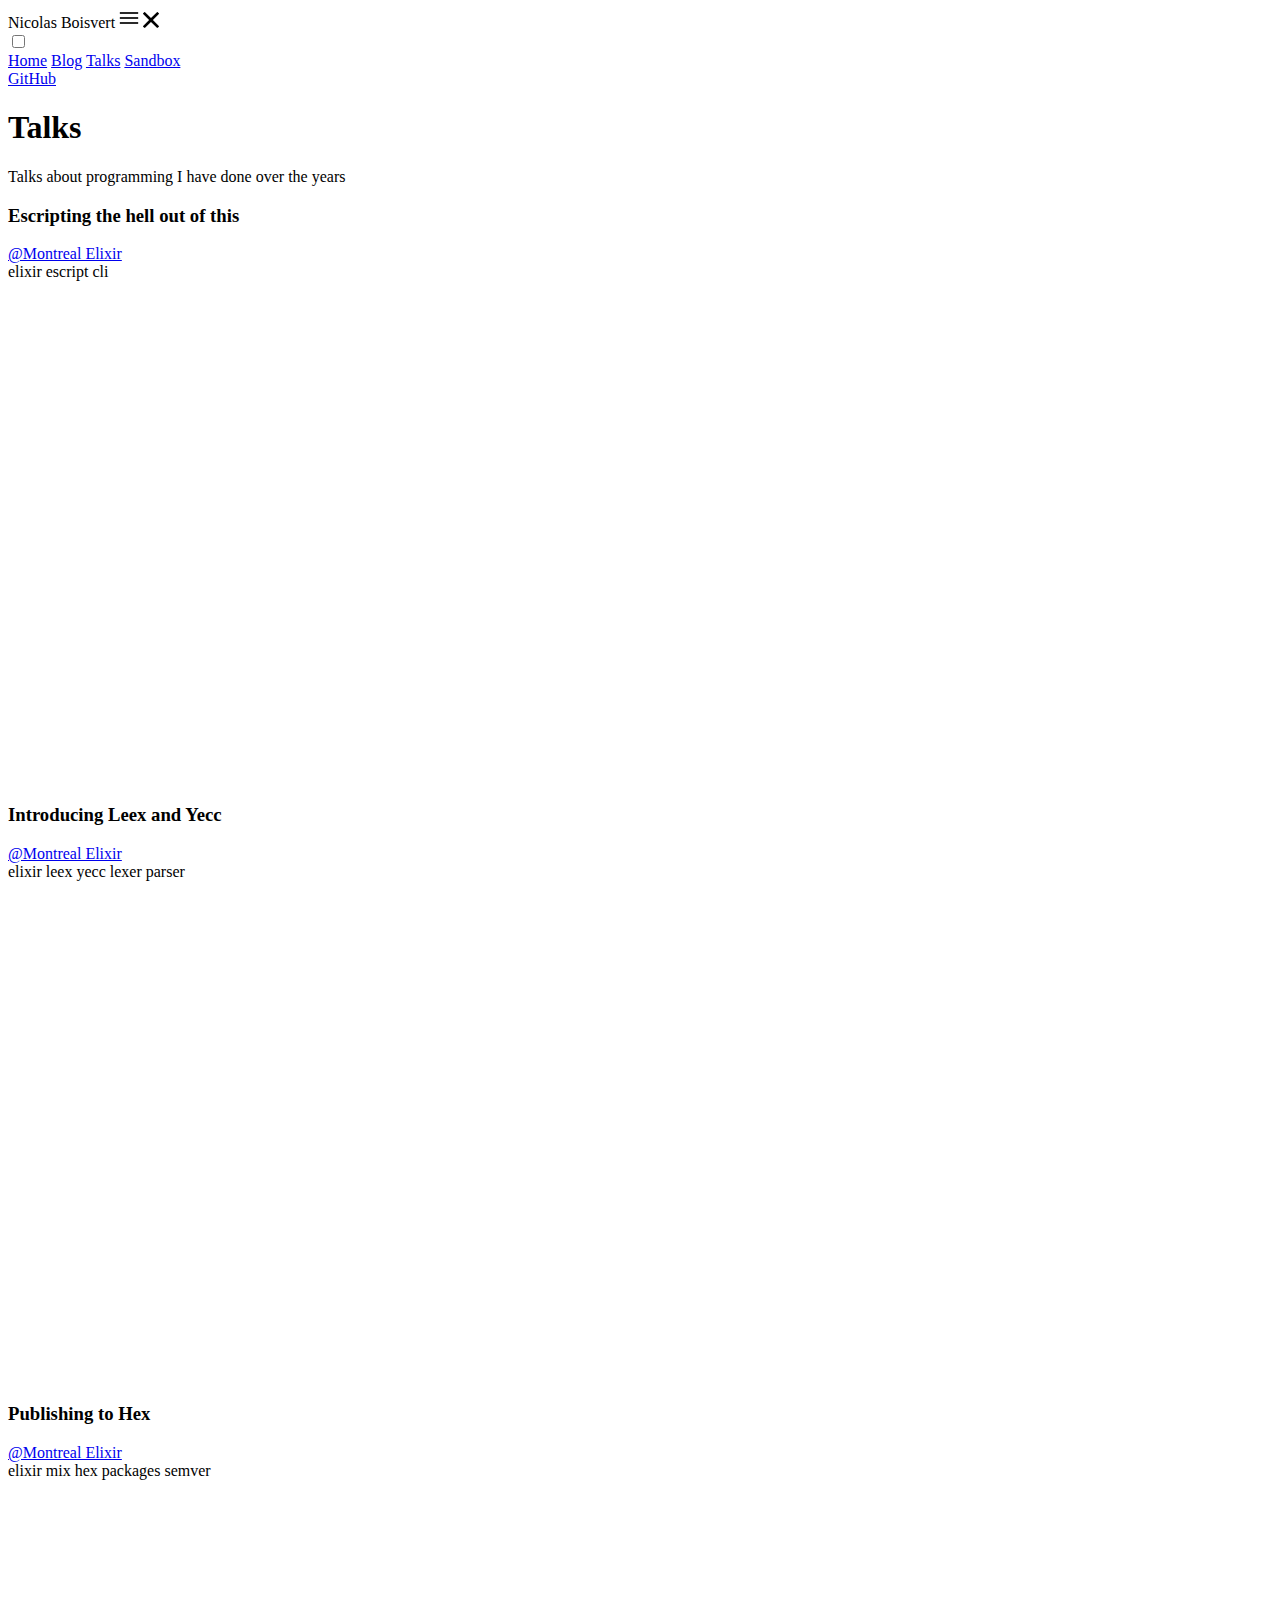
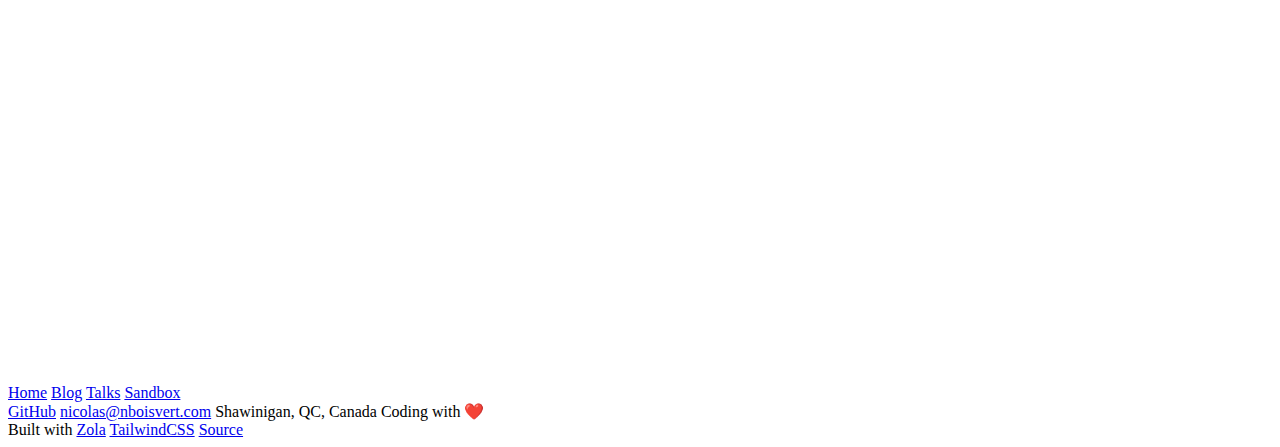
<file: talks/index.html>
<!DOCTYPE html>
<html lang="en">
  <head>
    <meta charset="utf-8">
    <title>Nicolas Boisvert</title>
    <link rel="stylesheet" href="https://nboisvert.com/styles/styles.css" />
    <meta name="viewport" content="width=device-width, initial-scale=1.0" />
    
    <script async src="https://www.googletagmanager.com/gtag/js?id=G-81B4LEX9Y8"></script>
    <script>
      window.dataLayer = window.dataLayer || [];
      function gtag(){dataLayer.push(arguments);}
      gtag('js', new Date());

      gtag('config', 'G-81B4LEX9Y8');
    </script>
    
  </head>

  <body class="h-screen flex flex-col">
    <nav class="container flex flex-initial mb-4 text-lg">
      <div class="flex flex-1 flex-col desktop:flex-row ">
        <div class="flex justify-between">
          <span class="py-4 px-4 desktop:pl-0 font-bold dark:text-slate-300">Nicolas Boisvert</span>
          <label for="hamburger" tabindex="0" class="flex desktop:hidden px-4 items-center cursor-pointer dark:text-slate-300" onclick="toggleMenu()">
            <span class="hamburger">
              <svg width="20px" height="20px" viewBox="0 0 12 12" enable-background="new 0 0 12 12" xml:space="preserve" xmlns="http://www.w3.org/2000/svg" xmlns:xlink="http://www.w3.org/1999/xlink"> <g> <rect fill="currentColor" height="1" width="11" x="0.5" y="5.5"/> <rect fill="currentColor" height="1" width="11" x="0.5" y="2.5"/> <rect fill="currentColor" height="1" width="11" x="0.5" y="8.5"/></g></svg>
            </span>
            <span class="cross hidden">
              <svg fill="currentColor" height="16px" width="16px" xmlns="http://www.w3.org/2000/svg" xmlns:xlink="http://www.w3.org/1999/xlink" viewBox="0 0 460.775 460.775" xml:space="preserve"> <path d="M285.08,230.397L456.218,59.27c6.076-6.077,6.076-15.911,0-21.986L423.511,4.565c-2.913-2.911-6.866-4.55-10.992-4.55 c-4.127,0-8.08,1.639-10.993,4.55l-171.138,171.14L59.25,4.565c-2.913-2.911-6.866-4.55-10.993-4.55 c-4.126,0-8.08,1.639-10.992,4.55L4.558,37.284c-6.077,6.075-6.077,15.909,0,21.986l171.138,171.128L4.575,401.505 c-6.074,6.077-6.074,15.911,0,21.986l32.709,32.719c2.911,2.911,6.865,4.55,10.992,4.55c4.127,0,8.08-1.639,10.994-4.55 l171.117-171.12l171.118,171.12c2.913,2.911,6.866,4.55,10.993,4.55c4.128,0,8.081-1.639,10.992-4.55l32.709-32.719 c6.074-6.075,6.074-15.909,0-21.986L285.08,230.397z"/> </svg>
            </span>
          </label>
        </div>
        <input class="hidden" type="checkbox" name="hamburger">
        <div class="flex flex-1 flex-col desktop:flex-row desktop:justify-between shadow-lg desktop:shadow-none" id="menu">
          <div class="flex flex-initial flex-col desktop:flex-row">
            
            <a class="nav-item " href="&#x2F;">Home</a>
            
            <a class="nav-item " href="&#x2F;blog&#x2F;">Blog</a>
            
            <a class="nav-item active" href="&#x2F;talks&#x2F;">Talks</a>
            
            <a class="nav-item " href="&#x2F;sandbox&#x2F;">Sandbox</a>
            
          </div>
          <div class="flex-initial flex-col desktop:flex-row">
            
              <a class="nav-item" href="https:&#x2F;&#x2F;github.com&#x2F;nicklayb">GitHub</a>
            
          </div>
        </div>
      </div>
    </nav>
    <section class="flex flex-1 container px-2 desktop:px-0 dark:text-slate-200">
      

<div class="w-full">
  <h1 class="text-4xl font-extrabold mb-6">Talks</h1>

  <p class="text-center py-2 text-slate-400">Talks about programming I have done over the years</p>

  <div class="w-full">
    
    <div class="w-full mt-8 p-2 desktop:p-4 bg-slate-50 dark:bg-slate-900 rounded-md shadow-md">
      <h3 class="text-2xl desktop:text-3xl mb-2">Escripting the hell out of this</h3>
      <div class="flex flex-col desktop:flex-row justify-between">
        <a class="font-bold text-purple-700 dark:text-purple-500" href="http:&#x2F;&#x2F;www.montrealelixir.ca&#x2F;">@Montreal Elixir</a>
        <div class="">
          
            <span class="tag">elixir</span>
          
            <span class="tag">escript</span>
          
            <span class="tag">cli</span>
          
        </div>
      </div>
      <div class="py-4">
        <iframe
          width="100%"
          height="500"
          src="https://www.youtube.com/embed/2zMIFFWqej4"
          frameborder="0"
          allow="accelerometer; autoplay; encrypted-media; gyroscope; picture-in-picture" allowfullscreen
        ></iframe>
      </div>
    </div>
    
    <div class="w-full mt-8 p-2 desktop:p-4 bg-slate-50 dark:bg-slate-900 rounded-md shadow-md">
      <h3 class="text-2xl desktop:text-3xl mb-2">Introducing Leex and Yecc</h3>
      <div class="flex flex-col desktop:flex-row justify-between">
        <a class="font-bold text-purple-700 dark:text-purple-500" href="http:&#x2F;&#x2F;www.montrealelixir.ca&#x2F;">@Montreal Elixir</a>
        <div class="">
          
            <span class="tag">elixir</span>
          
            <span class="tag">leex</span>
          
            <span class="tag">yecc</span>
          
            <span class="tag">lexer</span>
          
            <span class="tag">parser</span>
          
        </div>
      </div>
      <div class="py-4">
        <iframe
          width="100%"
          height="500"
          src="https://www.youtube.com/embed/iHFwdsPgAEU"
          frameborder="0"
          allow="accelerometer; autoplay; encrypted-media; gyroscope; picture-in-picture" allowfullscreen
        ></iframe>
      </div>
    </div>
    
    <div class="w-full mt-8 p-2 desktop:p-4 bg-slate-50 dark:bg-slate-900 rounded-md shadow-md">
      <h3 class="text-2xl desktop:text-3xl mb-2">Publishing to Hex</h3>
      <div class="flex flex-col desktop:flex-row justify-between">
        <a class="font-bold text-purple-700 dark:text-purple-500" href="http:&#x2F;&#x2F;www.montrealelixir.ca&#x2F;">@Montreal Elixir</a>
        <div class="">
          
            <span class="tag">elixir</span>
          
            <span class="tag">mix</span>
          
            <span class="tag">hex</span>
          
            <span class="tag">packages</span>
          
            <span class="tag">semver</span>
          
        </div>
      </div>
      <div class="py-4">
        <iframe
          width="100%"
          height="500"
          src="https://www.youtube.com/embed/pfZCWdgBSaY"
          frameborder="0"
          allow="accelerometer; autoplay; encrypted-media; gyroscope; picture-in-picture" allowfullscreen
        ></iframe>
      </div>
    </div>
    
  </div>
</div>


    </section>
    <footer class="py-4 desktop:py-6 bg-slate-200 dark:bg-slate-900 mt-4 desktop:mt-6">
      <div class="container flex flex-col desktop:flex-row justify-evenly">
        <div class="flex flex-initial justify-evenly desktop:justify-start desktop:items-center flex-row desktop:flex-col">
          
          <a class="footer-nav-item " href="&#x2F;">Home</a>
          
          <a class="footer-nav-item " href="&#x2F;blog&#x2F;">Blog</a>
          
          <a class="footer-nav-item border-b-purple-800" href="&#x2F;talks&#x2F;">Talks</a>
          
          <a class="footer-nav-item " href="&#x2F;sandbox&#x2F;">Sandbox</a>
          
        </div>
        <div class="flex flex-initial justify-evenly desktop:justify-start items-center text-xs desktop:text-sm flex-row desktop:flex-col">
          
          <a class="footer-nav-item " href="https:&#x2F;&#x2F;github.com&#x2F;nicklayb">GitHub</a>
          
          <a class="footer-nav-item" href="mailto:nicolas@nboisvert.com">nicolas@nboisvert.com</a>
          <span class="hidden desktop:block footer-nav-item">Shawinigan, QC, Canada</span>
          <span class="hidden desktop:block footer-nav-item">Coding with ❤️</span>
        </div>
        <div class="flex flex-initial justify-evenly desktop:justify-start desktop:items-center text-xs desktop:text-sm flex-row desktop:flex-col">
          <span class="footer-nav-item">Built with</span>
          <a class="footer-nav-item" href="https://www.getzola.org/">Zola</a>
          <a class="footer-nav-item" href="https://tailwindcss.com/">TailwindCSS</a>
          <a class="footer-nav-item" href="https://github.com/nicklayb/zola-nboisvert.com">Source</a>
        </div>
      </div>
    </footer>
  </body>
  <script type="text/javascript">
    function toggleMenu() {
      const hamburger = document.querySelector('input[name="hamburger"]')
      const xElement = document.querySelector(".cross")
      const hamburgerElement = document.querySelector(".hamburger")
      hamburger.checked = !hamburger.checked

      if (hamburger.checked) {
        xElement.classList.remove("hidden")
        hamburgerElement.classList.add("hidden")
      } else {
        xElement.classList.add("hidden")
        hamburgerElement.classList.remove("hidden")
      }
    }
  </script>
</html>
</file>
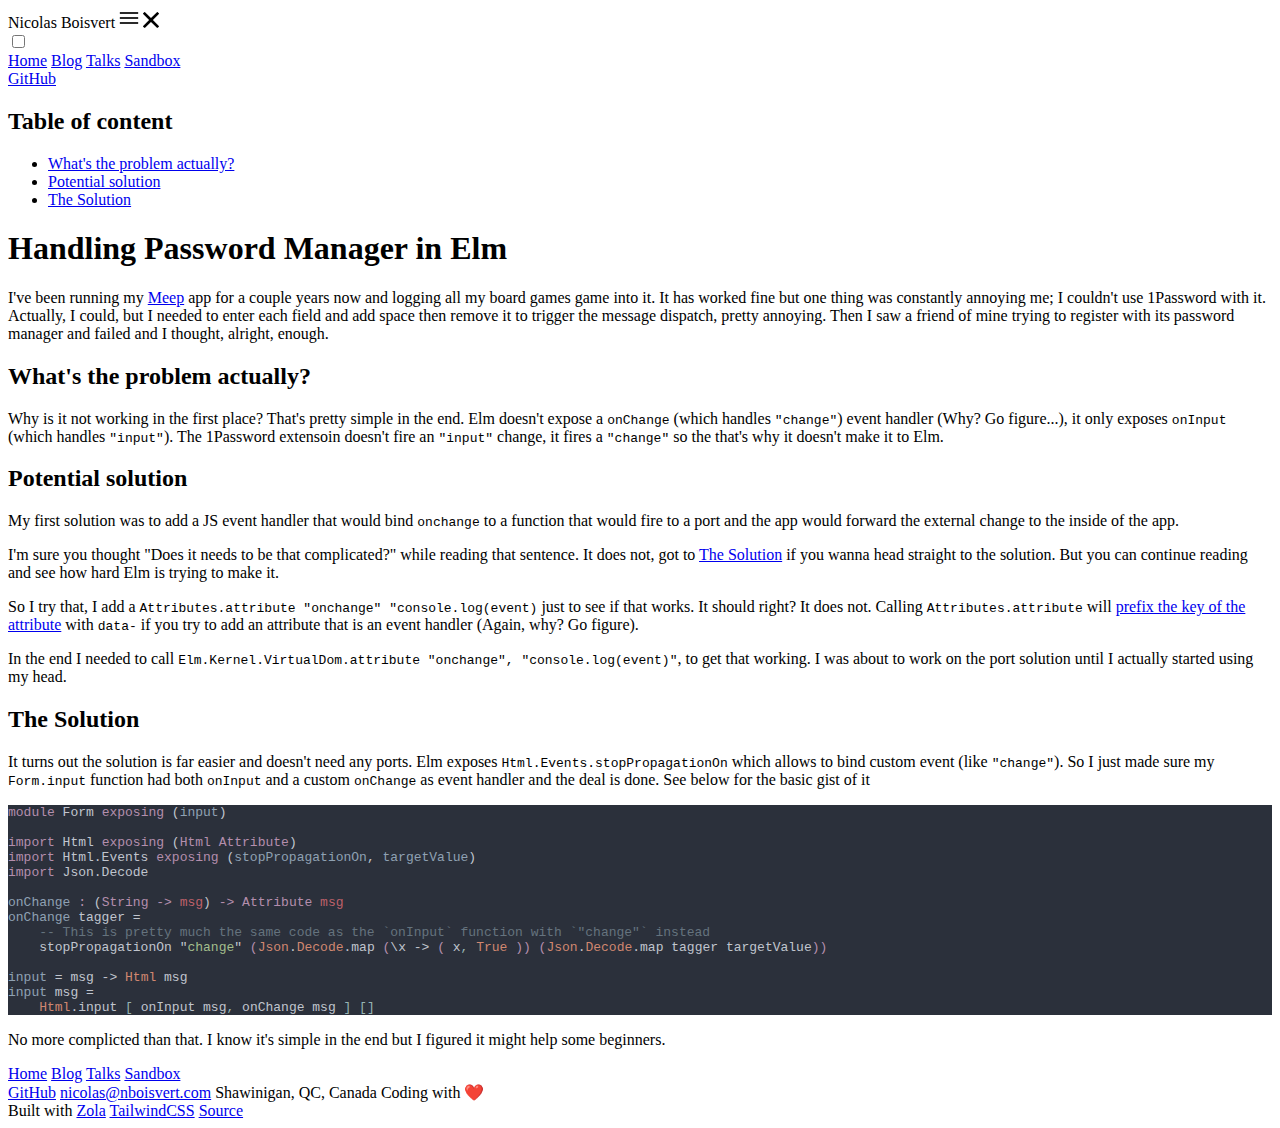
<file: blog/handling-password-manager-in-elm/index.html>
<!DOCTYPE html>
<html lang="en">
  <head>
    <meta charset="utf-8">
    <title>Nicolas Boisvert</title>
    <link rel="stylesheet" href="https://nboisvert.com/styles/styles.css" />
    <meta name="viewport" content="width=device-width, initial-scale=1.0" />
    
    <script async src="https://www.googletagmanager.com/gtag/js?id=G-81B4LEX9Y8"></script>
    <script>
      window.dataLayer = window.dataLayer || [];
      function gtag(){dataLayer.push(arguments);}
      gtag('js', new Date());

      gtag('config', 'G-81B4LEX9Y8');
    </script>
    
  </head>

  <body class="h-screen flex flex-col">
    <nav class="container flex flex-initial mb-4 text-lg">
      <div class="flex flex-1 flex-col desktop:flex-row ">
        <div class="flex justify-between">
          <span class="py-4 px-4 desktop:pl-0 font-bold dark:text-slate-300">Nicolas Boisvert</span>
          <label for="hamburger" tabindex="0" class="flex desktop:hidden px-4 items-center cursor-pointer dark:text-slate-300" onclick="toggleMenu()">
            <span class="hamburger">
              <svg width="20px" height="20px" viewBox="0 0 12 12" enable-background="new 0 0 12 12" xml:space="preserve" xmlns="http://www.w3.org/2000/svg" xmlns:xlink="http://www.w3.org/1999/xlink"> <g> <rect fill="currentColor" height="1" width="11" x="0.5" y="5.5"/> <rect fill="currentColor" height="1" width="11" x="0.5" y="2.5"/> <rect fill="currentColor" height="1" width="11" x="0.5" y="8.5"/></g></svg>
            </span>
            <span class="cross hidden">
              <svg fill="currentColor" height="16px" width="16px" xmlns="http://www.w3.org/2000/svg" xmlns:xlink="http://www.w3.org/1999/xlink" viewBox="0 0 460.775 460.775" xml:space="preserve"> <path d="M285.08,230.397L456.218,59.27c6.076-6.077,6.076-15.911,0-21.986L423.511,4.565c-2.913-2.911-6.866-4.55-10.992-4.55 c-4.127,0-8.08,1.639-10.993,4.55l-171.138,171.14L59.25,4.565c-2.913-2.911-6.866-4.55-10.993-4.55 c-4.126,0-8.08,1.639-10.992,4.55L4.558,37.284c-6.077,6.075-6.077,15.909,0,21.986l171.138,171.128L4.575,401.505 c-6.074,6.077-6.074,15.911,0,21.986l32.709,32.719c2.911,2.911,6.865,4.55,10.992,4.55c4.127,0,8.08-1.639,10.994-4.55 l171.117-171.12l171.118,171.12c2.913,2.911,6.866,4.55,10.993,4.55c4.128,0,8.081-1.639,10.992-4.55l32.709-32.719 c6.074-6.075,6.074-15.909,0-21.986L285.08,230.397z"/> </svg>
            </span>
          </label>
        </div>
        <input class="hidden" type="checkbox" name="hamburger">
        <div class="flex flex-1 flex-col desktop:flex-row desktop:justify-between shadow-lg desktop:shadow-none" id="menu">
          <div class="flex flex-initial flex-col desktop:flex-row">
            
            <a class="nav-item " href="&#x2F;">Home</a>
            
            <a class="nav-item " href="&#x2F;blog&#x2F;">Blog</a>
            
            <a class="nav-item " href="&#x2F;talks&#x2F;">Talks</a>
            
            <a class="nav-item " href="&#x2F;sandbox&#x2F;">Sandbox</a>
            
          </div>
          <div class="flex-initial flex-col desktop:flex-row">
            
              <a class="nav-item" href="https:&#x2F;&#x2F;github.com&#x2F;nicklayb">GitHub</a>
            
          </div>
        </div>
      </div>
    </nav>
    <section class="flex flex-1 container px-2 desktop:px-0 dark:text-slate-200">
      

<div class="w-full">
  <h2 class="text-2xl font-bold">Table of content</h2>
  <div class="py-4">
    
      <ul class="ml-4">
      
        <li>
          <a class="text-purple-400" href="https://nboisvert.com/blog/handling-password-manager-in-elm/#what-s-the-problem-actually">What&#x27;s the problem actually?</a>
          
        </li>
      
        <li>
          <a class="text-purple-400" href="https://nboisvert.com/blog/handling-password-manager-in-elm/#potential-solution">Potential solution</a>
          
        </li>
      
        <li>
          <a class="text-purple-400" href="https://nboisvert.com/blog/handling-password-manager-in-elm/#the-solution">The Solution</a>
          
        </li>
      
      </ul>
    
  </div>
  <h1 class="text-4xl font-extrabold mt-4 mb-6 px-4 py-6 border-l-4 border-l-purple-700">Handling Password Manager in Elm</h1>
  <div class="markdown">
    <p>I've been running my <a href="https://meep.games">Meep</a> app for a couple years now and logging all my board games game into it. It has worked fine but one thing was constantly annoying me; I couldn't use 1Password with it. Actually, I could, but I needed to enter each field and add space then remove it to trigger the message dispatch, pretty annoying. Then I saw a friend of mine trying to register with its password manager and failed and I thought, alright, enough.</p>
<span id="continue-reading"></span><h2 id="what-s-the-problem-actually">What's the problem actually?</h2>
<p>Why is it not working in the first place? That's pretty simple in the end. Elm doesn't expose a <code>onChange</code> (which handles <code>&quot;change&quot;</code>) event handler (Why? Go figure...), it only exposes <code>onInput</code> (which handles <code>&quot;input&quot;</code>). The 1Password extensoin doesn't fire an <code>&quot;input&quot;</code> change, it fires a <code>&quot;change&quot;</code> so the that's why it doesn't make it to Elm.</p>
<h2 id="potential-solution">Potential solution</h2>
<p>My first solution was to add a JS event handler that would bind <code>onchange</code> to a function that would fire to a port and the app would forward the external change to the inside of the app.</p>
<p>I'm sure you thought &quot;Does it needs to be that complicated?&quot; while reading that sentence. It does not, got to <a href="https://nboisvert.com/blog/handling-password-manager-in-elm/#the-solution">The Solution</a> if you wanna head straight to the solution. But you can continue reading and see how hard Elm is trying to make it.</p>
<p>So I try that, I add a <code>Attributes.attribute &quot;onchange&quot; &quot;console.log(event)</code> just to see if that works. It should right? It does not. Calling <code>Attributes.attribute</code> will <a href="https://github.com/elm/virtual-dom/blob/962f55501704292d8b2b66695fc1f587b5185ef7/src/Elm/Kernel/VirtualDom.js#L299">prefix the key of the attribute</a> with <code>data-</code> if you try to add an attribute that is an event handler (Again, why? Go figure).</p>
<p>In the end I needed to call <code>Elm.Kernel.VirtualDom.attribute &quot;onchange&quot;, &quot;console.log(event)&quot;</code>, to get that working. I was about to work on the port solution until I actually started using my head.</p>
<h2 id="the-solution">The Solution</h2>
<p>It turns out the solution is far easier and doesn't need any ports. Elm exposes <code>Html.Events.stopPropagationOn</code> which allows to bind custom event (like <code>&quot;change&quot;</code>). So I just made sure my <code>Form.input</code> function had both <code>onInput</code> and a custom <code>onChange</code> as event handler and the deal is done. See below for the basic gist of it</p>
<pre data-lang="elm" style="background-color:#2b303b;color:#c0c5ce;" class="language-elm "><code class="language-elm" data-lang="elm"><span style="color:#b48ead;">module </span><span>Form </span><span style="color:#b48ead;">exposing </span><span>(</span><span style="color:#8fa1b3;">input</span><span>)
</span><span>
</span><span style="color:#b48ead;">import </span><span>Html </span><span style="color:#b48ead;">exposing </span><span>(</span><span style="color:#b48ead;">Html Attribute</span><span>)
</span><span style="color:#b48ead;">import </span><span>Html.Events </span><span style="color:#b48ead;">exposing </span><span>(</span><span style="color:#8fa1b3;">stopPropagationOn</span><span>, </span><span style="color:#8fa1b3;">targetValue</span><span>)
</span><span style="color:#b48ead;">import </span><span>Json.Decode
</span><span>
</span><span style="color:#8fa1b3;">onChange </span><span style="color:#b48ead;">:</span><span> (</span><span style="color:#b48ead;">String -&gt; </span><span style="color:#bf616a;">msg</span><span>) </span><span style="color:#b48ead;">-&gt; Attribute </span><span style="color:#bf616a;">msg
</span><span style="color:#8fa1b3;">onChange </span><span>tagger =
</span><span>    </span><span style="color:#65737e;">-- This is pretty much the same code as the `onInput` function with `&quot;change&quot;` instead
</span><span>    stopPropagationOn &quot;</span><span style="color:#a3be8c;">change</span><span>&quot; </span><span style="color:#b48ead;">(</span><span style="color:#d08770;">Json</span><span>.</span><span style="color:#d08770;">Decode</span><span>.map </span><span style="color:#b48ead;">(</span><span>\x -&gt; </span><span style="color:#b48ead;">(</span><span> x</span><span style="color:#96b5b4;">, </span><span style="color:#d08770;">True </span><span style="color:#b48ead;">)) (</span><span style="color:#d08770;">Json</span><span>.</span><span style="color:#d08770;">Decode</span><span>.map tagger targetValue</span><span style="color:#b48ead;">))
</span><span>
</span><span style="color:#8fa1b3;">input </span><span>= msg -&gt; </span><span style="color:#d08770;">Html</span><span> msg
</span><span style="color:#8fa1b3;">input </span><span>msg = 
</span><span>    </span><span style="color:#d08770;">Html</span><span>.input </span><span style="color:#96b5b4;">[</span><span> onInput msg</span><span style="color:#96b5b4;">,</span><span> onChange msg </span><span style="color:#96b5b4;">] []
</span></code></pre>
<p>No more complicted than that. I know it's simple in the end but I figured it might help some beginners.</p>

  </div>
</div>


    </section>
    <footer class="py-4 desktop:py-6 bg-slate-200 dark:bg-slate-900 mt-4 desktop:mt-6">
      <div class="container flex flex-col desktop:flex-row justify-evenly">
        <div class="flex flex-initial justify-evenly desktop:justify-start desktop:items-center flex-row desktop:flex-col">
          
          <a class="footer-nav-item " href="&#x2F;">Home</a>
          
          <a class="footer-nav-item " href="&#x2F;blog&#x2F;">Blog</a>
          
          <a class="footer-nav-item " href="&#x2F;talks&#x2F;">Talks</a>
          
          <a class="footer-nav-item " href="&#x2F;sandbox&#x2F;">Sandbox</a>
          
        </div>
        <div class="flex flex-initial justify-evenly desktop:justify-start items-center text-xs desktop:text-sm flex-row desktop:flex-col">
          
          <a class="footer-nav-item " href="https:&#x2F;&#x2F;github.com&#x2F;nicklayb">GitHub</a>
          
          <a class="footer-nav-item" href="mailto:nicolas@nboisvert.com">nicolas@nboisvert.com</a>
          <span class="hidden desktop:block footer-nav-item">Shawinigan, QC, Canada</span>
          <span class="hidden desktop:block footer-nav-item">Coding with ❤️</span>
        </div>
        <div class="flex flex-initial justify-evenly desktop:justify-start desktop:items-center text-xs desktop:text-sm flex-row desktop:flex-col">
          <span class="footer-nav-item">Built with</span>
          <a class="footer-nav-item" href="https://www.getzola.org/">Zola</a>
          <a class="footer-nav-item" href="https://tailwindcss.com/">TailwindCSS</a>
          <a class="footer-nav-item" href="https://github.com/nicklayb/zola-nboisvert.com">Source</a>
        </div>
      </div>
    </footer>
  </body>
  <script type="text/javascript">
    function toggleMenu() {
      const hamburger = document.querySelector('input[name="hamburger"]')
      const xElement = document.querySelector(".cross")
      const hamburgerElement = document.querySelector(".hamburger")
      hamburger.checked = !hamburger.checked

      if (hamburger.checked) {
        xElement.classList.remove("hidden")
        hamburgerElement.classList.add("hidden")
      } else {
        xElement.classList.add("hidden")
        hamburgerElement.classList.remove("hidden")
      }
    }
  </script>
</html>
</file>
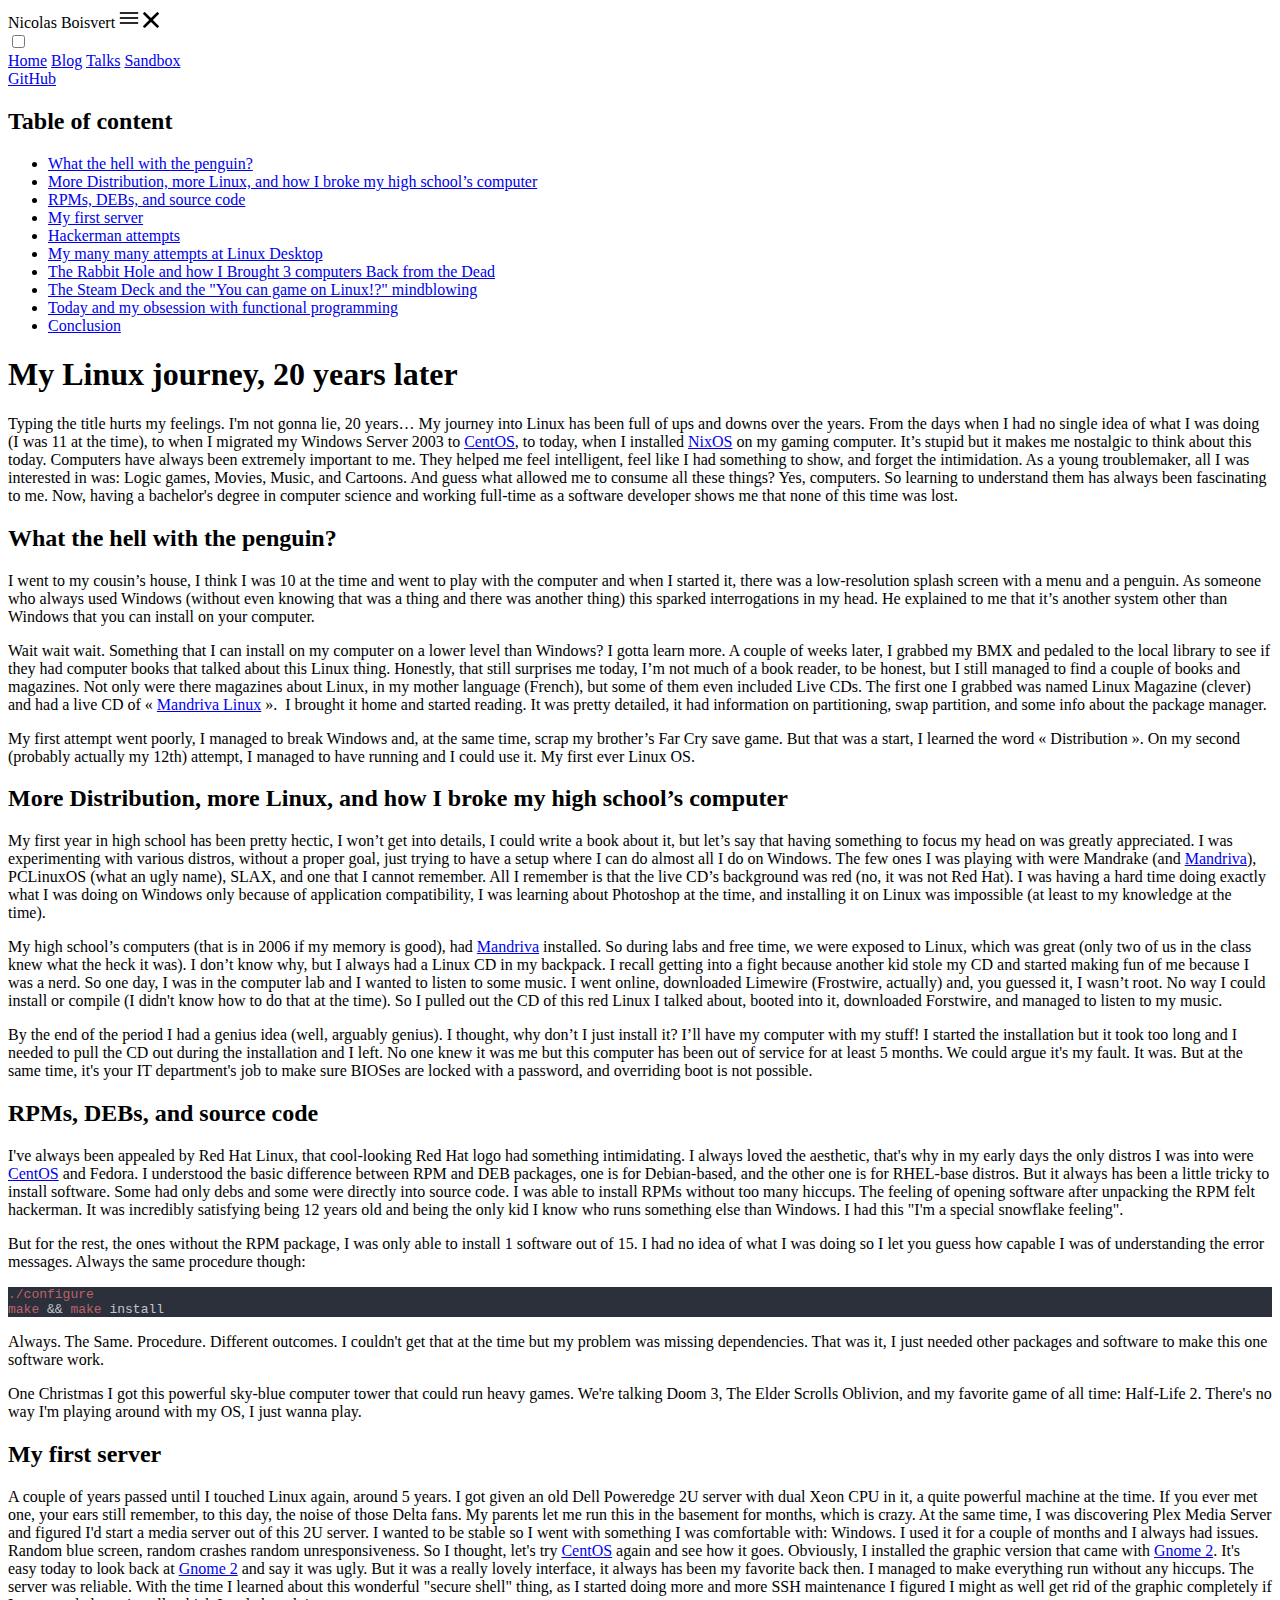
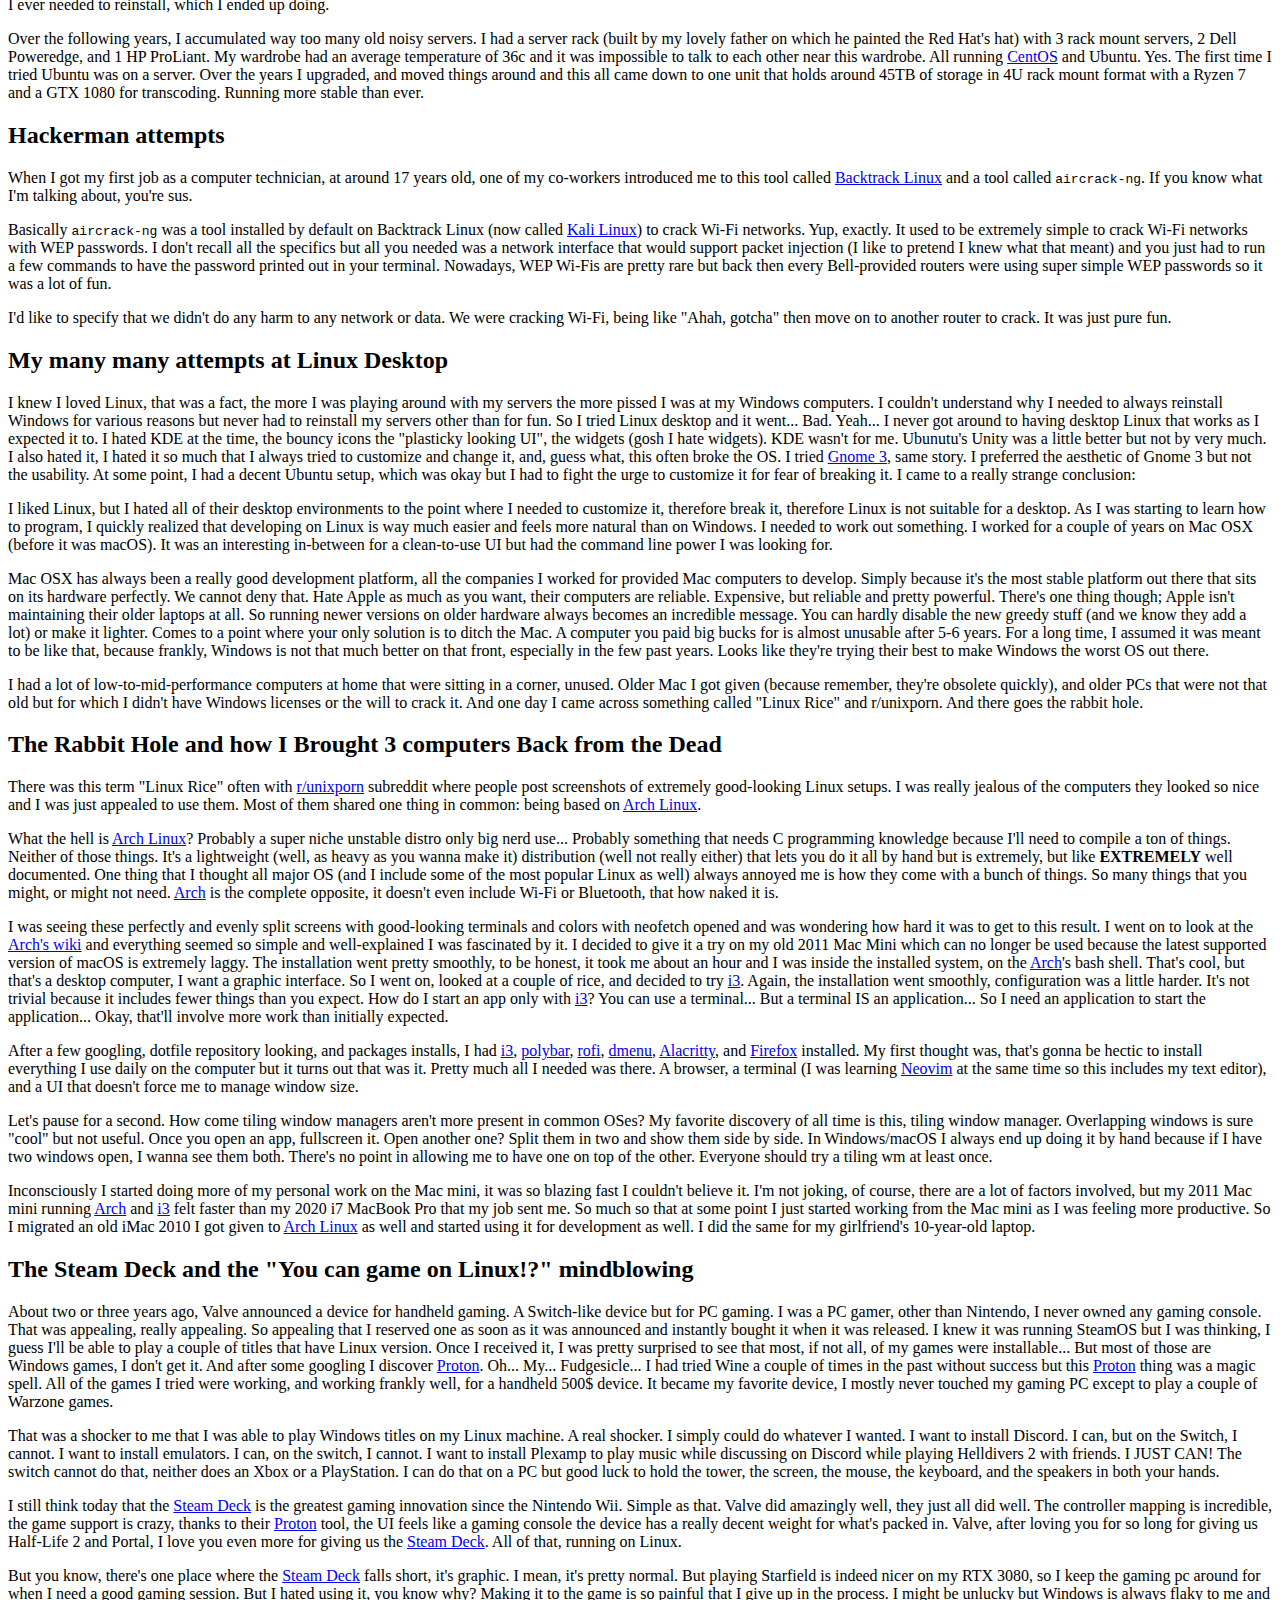
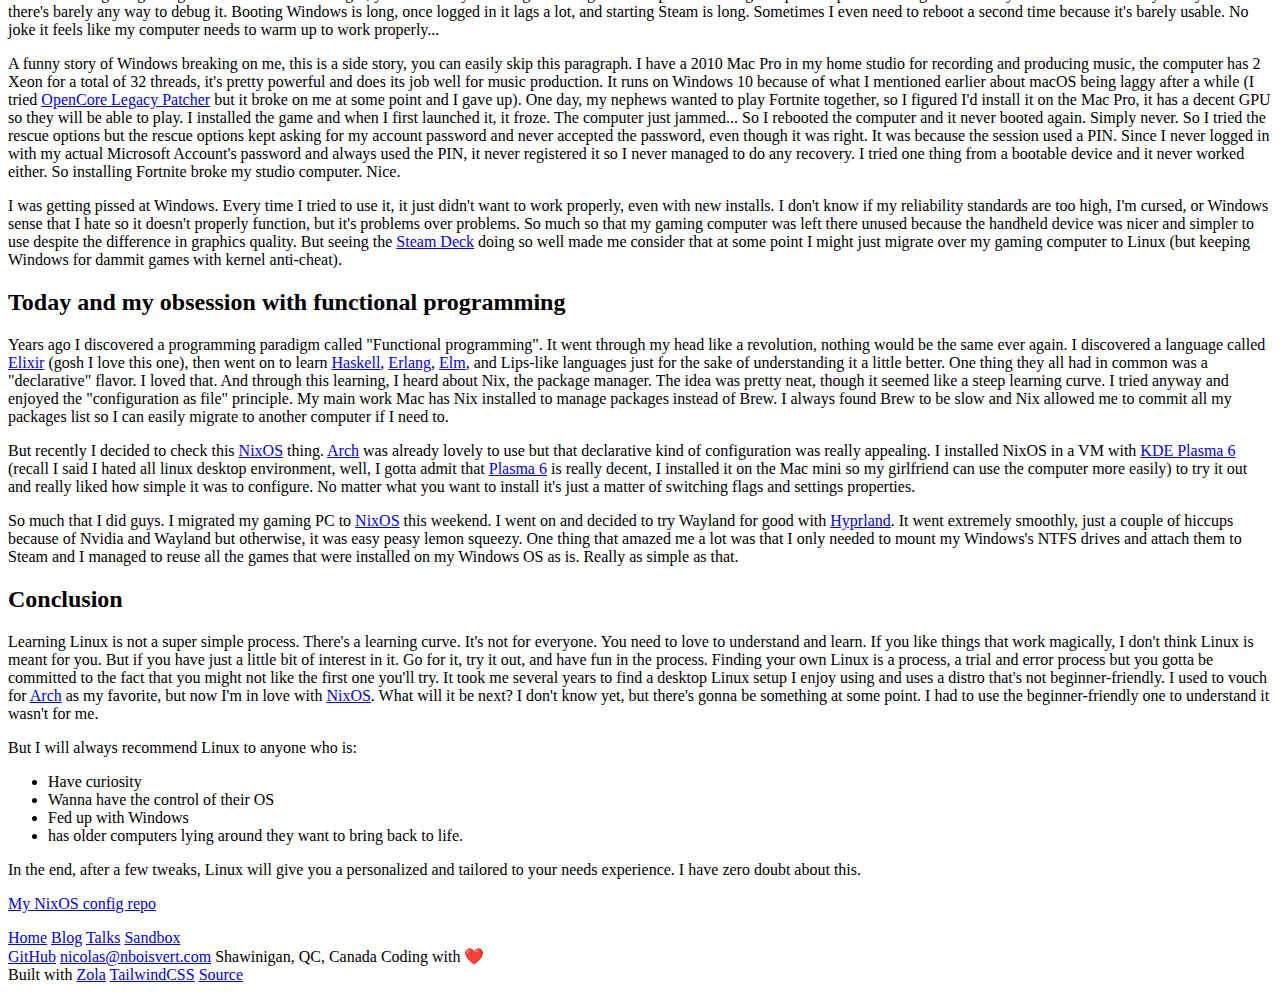
<file: blog/my-linux-journey-20-years-later/index.html>
<!DOCTYPE html>
<html lang="en">
  <head>
    <meta charset="utf-8">
    <title>Nicolas Boisvert</title>
    <link rel="stylesheet" href="https://nboisvert.com/styles/styles.css" />
    <meta name="viewport" content="width=device-width, initial-scale=1.0" />
    
    <script async src="https://www.googletagmanager.com/gtag/js?id=G-81B4LEX9Y8"></script>
    <script>
      window.dataLayer = window.dataLayer || [];
      function gtag(){dataLayer.push(arguments);}
      gtag('js', new Date());

      gtag('config', 'G-81B4LEX9Y8');
    </script>
    
  </head>

  <body class="h-screen flex flex-col">
    <nav class="container flex flex-initial mb-4 text-lg">
      <div class="flex flex-1 flex-col desktop:flex-row ">
        <div class="flex justify-between">
          <span class="py-4 px-4 desktop:pl-0 font-bold dark:text-slate-300">Nicolas Boisvert</span>
          <label for="hamburger" tabindex="0" class="flex desktop:hidden px-4 items-center cursor-pointer dark:text-slate-300" onclick="toggleMenu()">
            <span class="hamburger">
              <svg width="20px" height="20px" viewBox="0 0 12 12" enable-background="new 0 0 12 12" xml:space="preserve" xmlns="http://www.w3.org/2000/svg" xmlns:xlink="http://www.w3.org/1999/xlink"> <g> <rect fill="currentColor" height="1" width="11" x="0.5" y="5.5"/> <rect fill="currentColor" height="1" width="11" x="0.5" y="2.5"/> <rect fill="currentColor" height="1" width="11" x="0.5" y="8.5"/></g></svg>
            </span>
            <span class="cross hidden">
              <svg fill="currentColor" height="16px" width="16px" xmlns="http://www.w3.org/2000/svg" xmlns:xlink="http://www.w3.org/1999/xlink" viewBox="0 0 460.775 460.775" xml:space="preserve"> <path d="M285.08,230.397L456.218,59.27c6.076-6.077,6.076-15.911,0-21.986L423.511,4.565c-2.913-2.911-6.866-4.55-10.992-4.55 c-4.127,0-8.08,1.639-10.993,4.55l-171.138,171.14L59.25,4.565c-2.913-2.911-6.866-4.55-10.993-4.55 c-4.126,0-8.08,1.639-10.992,4.55L4.558,37.284c-6.077,6.075-6.077,15.909,0,21.986l171.138,171.128L4.575,401.505 c-6.074,6.077-6.074,15.911,0,21.986l32.709,32.719c2.911,2.911,6.865,4.55,10.992,4.55c4.127,0,8.08-1.639,10.994-4.55 l171.117-171.12l171.118,171.12c2.913,2.911,6.866,4.55,10.993,4.55c4.128,0,8.081-1.639,10.992-4.55l32.709-32.719 c6.074-6.075,6.074-15.909,0-21.986L285.08,230.397z"/> </svg>
            </span>
          </label>
        </div>
        <input class="hidden" type="checkbox" name="hamburger">
        <div class="flex flex-1 flex-col desktop:flex-row desktop:justify-between shadow-lg desktop:shadow-none" id="menu">
          <div class="flex flex-initial flex-col desktop:flex-row">
            
            <a class="nav-item " href="&#x2F;">Home</a>
            
            <a class="nav-item " href="&#x2F;blog&#x2F;">Blog</a>
            
            <a class="nav-item " href="&#x2F;talks&#x2F;">Talks</a>
            
            <a class="nav-item " href="&#x2F;sandbox&#x2F;">Sandbox</a>
            
          </div>
          <div class="flex-initial flex-col desktop:flex-row">
            
              <a class="nav-item" href="https:&#x2F;&#x2F;github.com&#x2F;nicklayb">GitHub</a>
            
          </div>
        </div>
      </div>
    </nav>
    <section class="flex flex-1 container px-2 desktop:px-0 dark:text-slate-200">
      

<div class="w-full">
  <h2 class="text-2xl font-bold">Table of content</h2>
  <div class="py-4">
    
      <ul class="ml-4">
      
        <li>
          <a class="text-purple-400" href="https://nboisvert.com/blog/my-linux-journey-20-years-later/#what-the-hell-with-the-penguin">What the hell with the penguin?</a>
          
        </li>
      
        <li>
          <a class="text-purple-400" href="https://nboisvert.com/blog/my-linux-journey-20-years-later/#more-distribution-more-linux-and-how-i-broke-my-high-school-s-computer">More Distribution, more Linux, and how I broke my high school’s computer</a>
          
        </li>
      
        <li>
          <a class="text-purple-400" href="https://nboisvert.com/blog/my-linux-journey-20-years-later/#rpms-debs-and-source-code">RPMs, DEBs, and source code</a>
          
        </li>
      
        <li>
          <a class="text-purple-400" href="https://nboisvert.com/blog/my-linux-journey-20-years-later/#my-first-server">My first server</a>
          
        </li>
      
        <li>
          <a class="text-purple-400" href="https://nboisvert.com/blog/my-linux-journey-20-years-later/#hackerman-attempts">Hackerman attempts</a>
          
        </li>
      
        <li>
          <a class="text-purple-400" href="https://nboisvert.com/blog/my-linux-journey-20-years-later/#my-many-many-attempts-at-linux-desktop">My many many attempts at Linux Desktop</a>
          
        </li>
      
        <li>
          <a class="text-purple-400" href="https://nboisvert.com/blog/my-linux-journey-20-years-later/#the-rabbit-hole-and-how-i-brought-3-computers-back-from-the-dead">The Rabbit Hole and how I Brought 3 computers Back from the Dead</a>
          
        </li>
      
        <li>
          <a class="text-purple-400" href="https://nboisvert.com/blog/my-linux-journey-20-years-later/#the-steam-deck-and-the-you-can-game-on-linux-mindblowing">The Steam Deck and the &quot;You can game on Linux!?&quot; mindblowing</a>
          
        </li>
      
        <li>
          <a class="text-purple-400" href="https://nboisvert.com/blog/my-linux-journey-20-years-later/#today-and-my-obsession-with-functional-programming">Today and my obsession with functional programming</a>
          
        </li>
      
        <li>
          <a class="text-purple-400" href="https://nboisvert.com/blog/my-linux-journey-20-years-later/#conclusion">Conclusion</a>
          
        </li>
      
      </ul>
    
  </div>
  <h1 class="text-4xl font-extrabold mt-4 mb-6 px-4 py-6 border-l-4 border-l-purple-700">My Linux journey, 20 years later</h1>
  <div class="markdown">
    <p>Typing the title hurts my feelings. I'm not gonna lie, 20 years… My journey into Linux has been full of ups and downs over the years. From the days when I had no single idea of what I was doing (I was 11 at the time), to when I migrated my Windows Server 2003 to <a href="https://wikipedia.org/wiki/CentOS">CentOS</a>, to today, when I installed <a href="https://nixos.org/">NixOS</a> on my gaming computer. It’s stupid but it makes me nostalgic to think about this today. Computers have always been extremely important to me. They helped me feel intelligent, feel like I had something to show, and forget the intimidation. As a young troublemaker, all I was interested in was: Logic games, Movies, Music, and Cartoons. And guess what allowed me to consume all these things? Yes, computers. So learning to understand them has always been fascinating to me. Now, having a bachelor's degree in computer science and working full-time as a software developer shows me that none of this time was lost.</p>
<span id="continue-reading"></span><h2 id="what-the-hell-with-the-penguin">What the hell with the penguin?</h2>
<p>I went to my cousin’s house, I think I was 10 at the time and went to play with the computer and when I started it, there was a low-resolution splash screen with a menu and a penguin. As someone who always used Windows (without even knowing that was a thing and there was another thing) this sparked interrogations in my head. He explained to me that it’s another system other than Windows that you can install on your computer.</p>
<p>Wait wait wait. Something that I can install on my computer on a lower level than Windows? I gotta learn more. A couple of weeks later, I grabbed my BMX and pedaled to the local library to see if they had computer books that talked about this Linux thing. Honestly, that still surprises me today, I’m not much of a book reader, to be honest, but I still managed to find a couple of books and magazines. Not only were there magazines about Linux, in my mother language (French), but some of them even included Live CDs. The first one I grabbed was named Linux Magazine (clever) and had a live CD of « <a href="https://wikipedia.org/wiki/Mandriva_Linux">Mandriva Linux</a> ».  I brought it home and started reading. It was pretty detailed, it had information on partitioning, swap partition, and some info about the package manager.</p>
<p>My first attempt went poorly, I managed to break Windows and, at the same time, scrap my brother’s Far Cry save game. But that was a start, I learned the word « Distribution ». On my second (probably actually my 12th) attempt, I managed to have running and I could use it. My first ever Linux OS.</p>
<h2 id="more-distribution-more-linux-and-how-i-broke-my-high-school-s-computer">More Distribution, more Linux, and how I broke my high school’s computer</h2>
<p>My first year in high school has been pretty hectic, I won’t get into details, I could write a book about it, but let’s say that having something to focus my head on was greatly appreciated. I was experimenting with various distros, without a proper goal, just trying to have a setup where I can do almost all I do on Windows. The few ones I was playing with were Mandrake (and <a href="https://wikipedia.org/wiki/Mandriva_Linux">Mandriva</a>), PCLinuxOS (what an ugly name), SLAX, and one that I cannot remember. All I remember is that the live CD’s background was red (no, it was not Red Hat). I was having a hard time doing exactly what I was doing on Windows only because of application compatibility, I was learning about Photoshop at the time, and installing it on Linux was impossible (at least to my knowledge at the time).</p>
<p>My high school’s computers (that is in 2006 if my memory is good), had <a href="https://wikipedia.org/wiki/Mandriva_Linux">Mandriva</a> installed. So during labs and free time, we were exposed to Linux, which was great (only two of us in the class knew what the heck it was). I don’t know why, but I always had a Linux CD in my backpack. I recall getting into a fight because another kid stole my CD and started making fun of me because I was a nerd. So one day, I was in the computer lab and I wanted to listen to some music. I went online, downloaded Limewire (Frostwire, actually) and, you guessed it, I wasn’t root. No way I could install or compile (I didn't know how to do that at the time). So I pulled out the CD of this red Linux I talked about, booted into it, downloaded Forstwire, and managed to listen to my music.</p>
<p>By the end of the period I had a genius idea (well, arguably genius). I thought, why don’t I just install it? I’ll have my computer with my stuff! I started the installation but it took too long and I needed to pull the CD out during the installation and I left. No one knew it was me but this computer has been out of service for at least 5 months. We could argue it's my fault. It was. But at the same time, it's your IT department's job to make sure BIOSes are locked with a password, and overriding boot is not possible.</p>
<h2 id="rpms-debs-and-source-code">RPMs, DEBs, and source code</h2>
<p>I've always been appealed by Red Hat Linux, that cool-looking Red Hat logo had something intimidating. I always loved the aesthetic, that's why in my early days the only distros I was into were <a href="https://wikipedia.org/wiki/CentOS">CentOS</a> and Fedora. I understood the basic difference between RPM and DEB packages, one is for Debian-based, and the other one is for RHEL-base distros. But it always has been a little tricky to install software. Some had only debs and some were directly into source code. I was able to install RPMs without too many hiccups. The feeling of opening software after unpacking the RPM felt hackerman. It was incredibly satisfying being 12 years old and being the only kid I know who runs something else than Windows. I had this &quot;I'm a special snowflake feeling&quot;.</p>
<p>But for the rest, the ones without the RPM package, I was only able to install 1 software out of 15. I had no idea of what I was doing so I let you guess how capable I was of understanding the error messages. Always the same procedure though:</p>
<pre data-lang="sh" style="background-color:#2b303b;color:#c0c5ce;" class="language-sh "><code class="language-sh" data-lang="sh"><span style="color:#bf616a;">./configure
</span><span style="color:#bf616a;">make </span><span>&amp;&amp; </span><span style="color:#bf616a;">make</span><span> install
</span></code></pre>
<p>Always. The Same. Procedure. Different outcomes. I couldn't get that at the time but my problem was missing dependencies. That was it, I just needed other packages and software to make this one software work.</p>
<p>One Christmas I got this powerful sky-blue computer tower that could run heavy games. We're talking Doom 3, The Elder Scrolls Oblivion, and my favorite game of all time: Half-Life 2. There's no way I'm playing around with my OS, I just wanna play.</p>
<h2 id="my-first-server">My first server</h2>
<p>A couple of years passed until I touched Linux again, around 5 years. I got given an old Dell Poweredge 2U server with dual Xeon CPU in it, a quite powerful machine at the time. If you ever met one, your ears still remember, to this day, the noise of those Delta fans. My parents let me run this in the basement for months, which is crazy. At the same time, I was discovering Plex Media Server and figured I'd start a media server out of this 2U server. I wanted to be stable so I went with something I was comfortable with: Windows. I used it for a couple of months and I always had issues. Random blue screen, random crashes random unresponsiveness. So I thought, let's try <a href="https://wikipedia.org/wiki/CentOS">CentOS</a> again and see how it goes. Obviously, I installed the graphic version that came with <a href="https://en.wikipedia.org/wiki/GNOME_2">Gnome 2</a>. It's easy today to look back at <a href="https://en.wikipedia.org/wiki/GNOME_2">Gnome 2</a> and say it was ugly. But it was a really lovely interface, it always has been my favorite back then. I managed to make everything run without any hiccups. The server was reliable. With the time I learned about this wonderful &quot;secure shell&quot; thing, as I started doing more and more SSH maintenance I figured I might as well get rid of the graphic completely if I ever needed to reinstall, which I ended up doing.</p>
<p>Over the following years, I accumulated way too many old noisy servers. I had a server rack (built by my lovely father on which he painted the Red Hat's hat) with 3 rack mount servers, 2 Dell Poweredge, and 1 HP ProLiant. My wardrobe had an average temperature of 36c and it was impossible to talk to each other near this wardrobe. All running <a href="https://wikipedia.org/wiki/CentOS">CentOS</a> and Ubuntu. Yes. The first time I tried Ubuntu was on a server. Over the years I upgraded, and moved things around and this all came down to one unit that holds around 45TB of storage in 4U rack mount format with a Ryzen 7 and a GTX 1080 for transcoding. Running more stable than ever.</p>
<h2 id="hackerman-attempts">Hackerman attempts</h2>
<p>When I got my first job as a computer technician, at around 17 years old, one of my co-workers introduced me to this tool called <a href="https://wikipedia.org/wiki/BackTrack">Backtrack Linux</a> and a tool called <code>aircrack-ng</code>. If you know what I'm talking about, you're sus.</p>
<p>Basically <code>aircrack-ng</code> was a tool installed by default on Backtrack Linux (now called <a href="https://wikipedia.org/wiki/Kali_Linux">Kali Linux</a>) to crack Wi-Fi networks. Yup, exactly. It used to be extremely simple to crack Wi-Fi networks with WEP passwords. I don't recall all the specifics but all you needed was a network interface that would support packet injection (I like to pretend I knew what that meant) and you just had to run a few commands to have the password printed out in your terminal. Nowadays, WEP Wi-Fis are pretty rare but back then every Bell-provided routers were using super simple WEP passwords so it was a lot of fun.</p>
<p>I'd like to specify that we didn't do any harm to any network or data. We were cracking Wi-Fi, being like &quot;Ahah, gotcha&quot; then move on to another router to crack. It was just pure fun.</p>
<h2 id="my-many-many-attempts-at-linux-desktop">My many many attempts at Linux Desktop</h2>
<p>I knew I loved Linux, that was a fact, the more I was playing around with my servers the more pissed I was at my Windows computers. I couldn't understand why I needed to always reinstall Windows for various reasons but never had to reinstall my servers other than for fun. So I tried Linux desktop and it went... Bad. Yeah... I never got around to having desktop Linux that works as I expected it to. I hated KDE at the time, the bouncy icons the &quot;plasticky looking UI&quot;, the widgets (gosh I hate widgets). KDE wasn't for me. Ubunutu's Unity was a little better but not by very much. I also hated it, I hated it so much that I always tried to customize and change it, and, guess what, this often broke the OS. I tried <a href="https://www.gnome.org/">Gnome 3</a>, same story. I preferred the aesthetic of Gnome 3 but not the usability. At some point, I had a decent Ubuntu setup, which was okay but I had to fight the urge to customize it for fear of breaking it. I came to a really strange conclusion:</p>
<p>I liked Linux, but I hated all of their desktop environments to the point where I needed to customize it, therefore break it, therefore Linux is not suitable for a desktop. As I was starting to learn how to program, I quickly realized that developing on Linux is way much easier and feels more natural than on Windows. I needed to work out something. I worked for a couple of years on Mac OSX (before it was macOS). It was an interesting in-between for a clean-to-use UI but had the command line power I was looking for. </p>
<p>Mac OSX has always been a really good development platform, all the companies I worked for provided Mac computers to develop. Simply because it's the most stable platform out there that sits on its hardware perfectly. We cannot deny that. Hate Apple as much as you want, their computers are reliable. Expensive, but reliable and pretty powerful. There's one thing though; Apple isn't maintaining their older laptops at all. So running newer versions on older hardware always becomes an incredible message. You can hardly disable the new greedy stuff (and we know they add a lot) or make it lighter. Comes to a point where your only solution is to ditch the Mac. A computer you paid big bucks for is almost unusable after 5-6 years. For a long time, I assumed it was meant to be like that, because frankly, Windows is not that much better on that front, especially in the few past years. Looks like they're trying their best to make Windows the worst OS out there.</p>
<p>I had a lot of low-to-mid-performance computers at home that were sitting in a corner, unused. Older Mac I got given (because remember, they're obsolete quickly), and older PCs that were not that old but for which I didn't have Windows licenses or the will to crack it. And one day I came across something called &quot;Linux Rice&quot; and r/unixporn. And there goes the rabbit hole.</p>
<h2 id="the-rabbit-hole-and-how-i-brought-3-computers-back-from-the-dead">The Rabbit Hole and how I Brought 3 computers Back from the Dead</h2>
<p>There was this term &quot;Linux Rice&quot; often with <a href="https://www.reddit.com/r/unixporn/">r/unixporn</a> subreddit where people post screenshots of extremely good-looking Linux setups. I was really jealous of the computers they looked so nice and I was just appealed to use them. Most of them shared one thing in common: being based on <a href="https://archlinux.org/">Arch Linux</a>. </p>
<p>What the hell is <a href="https://archlinux.org/">Arch Linux</a>? Probably a super niche unstable distro only big nerd use... Probably something that needs C programming knowledge because I'll need to compile a ton of things. Neither of those things. It's a lightweight (well, as heavy as you wanna make it) distribution (well not really either) that lets you do it all by hand but is extremely, but like <strong>EXTREMELY</strong> well documented. One thing that I thought all major OS (and I include some of the most popular Linux as well) always annoyed me is how they come with a bunch of things. So many things that you might, or might not need. <a href="https://archlinux.org/">Arch</a> is the complete opposite, it doesn't even include Wi-Fi or Bluetooth, that how naked it is. </p>
<p>I was seeing these perfectly and evenly split screens with good-looking terminals and colors with neofetch opened and was wondering how hard it was to get to this result. I went on to look at the <a href="https://wiki.archlinux.org/title/Main_page">Arch's wiki</a> and everything seemed so simple and well-explained I was fascinated by it. I decided to give it a try on my old 2011 Mac Mini which can no longer be used because the latest supported version of macOS is extremely laggy. The installation went pretty smoothly, to be honest, it took me about an hour and I was inside the installed system, on the <a href="https://archlinux.org">Arch</a>'s bash shell. That's cool, but that's a desktop computer, I want a graphic interface. So I went on, looked at a couple of rice, and decided to try <a href="https://i3wm.org/">i3</a>. Again, the installation went smoothly, configuration was a little harder. It's not trivial because it includes fewer things than you expect. How do I start an app only with <a href="https://i3wm.org/">i3</a>? You can use a terminal... But a terminal IS an application... So I need an application to start the application... Okay, that'll involve more work than initially expected.</p>
<p>After a few googling, dotfile repository looking, and packages installs, I had <a href="https://i3wm.org/">i3</a>, <a href="https://github.com/polybar/polybar">polybar</a>, <a href="https://github.com/davatorium/rofi">rofi</a>, <a href="https://tools.suckless.org/dmenu/">dmenu</a>, <a href="https://alacritty.org/">Alacritty</a>, and <a href="https://www.mozilla.org/firefox/new/">Firefox</a> installed. My first thought was, that's gonna be hectic to install everything I use daily on the computer but it turns out that was it. Pretty much all I needed was there. A browser, a terminal (I was learning <a href="https://neovim.io/">Neovim</a> at the same time so this includes my text editor), and a UI that doesn't force me to manage window size.</p>
<p>Let's pause for a second. How come tiling window managers aren't more present in common OSes? My favorite discovery of all time is this, tiling window manager. Overlapping windows is sure &quot;cool&quot; but not useful. Once you open an app, fullscreen it. Open another one? Split them in two and show them side by side. In Windows/macOS I always end up doing it by hand because if I have two windows open, I wanna see them both. There's no point in allowing me to have one on top of the other. Everyone should try a tiling wm at least once.</p>
<p>Inconsciously I started doing more of my personal work on the Mac mini, it was so blazing fast I couldn't believe it. I'm not joking, of course, there are a lot of factors involved, but my 2011 Mac mini running <a href="https://archlinux.org">Arch</a> and <a href="https://i3wm.org/">i3</a> felt faster than my 2020 i7 MacBook Pro that my job sent me. So much so that at some point I just started working from the Mac mini as I was feeling more productive. So I migrated an old iMac 2010 I got given to <a href="https://archlinux.org">Arch Linux</a> as well and started using it for development as well. I did the same for my girlfriend's 10-year-old laptop.</p>
<h2 id="the-steam-deck-and-the-you-can-game-on-linux-mindblowing">The Steam Deck and the &quot;You can game on Linux!?&quot; mindblowing</h2>
<p>About two or three years ago, Valve announced a device for handheld gaming. A Switch-like device but for PC gaming. I was a PC gamer, other than Nintendo, I never owned any gaming console. That was appealing, really appealing. So appealing that I reserved one as soon as it was announced and instantly bought it when it was released. I knew it was running SteamOS but I was thinking, I guess I'll be able to play a couple of titles that have Linux version. Once I received it, I was pretty surprised to see that most, if not all, of my games were installable... But most of those are Windows games, I don't get it. And after some googling I discover <a href="https://github.com/ValveSoftware/Proton">Proton</a>. Oh... My... Fudgesicle... I had tried Wine a couple of times in the past without success but this <a href="https://github.com/ValveSoftware/Proton">Proton</a> thing was a magic spell. All of the games I tried were working, and working frankly well, for a handheld 500$ device. It became my favorite device, I mostly never touched my gaming PC except to play a couple of Warzone games. </p>
<p>That was a shocker to me that I was able to play Windows titles on my Linux machine. A real shocker. I simply could do whatever I wanted. I want to install Discord. I can, but on the Switch, I cannot. I want to install emulators. I can, on the switch, I cannot. I want to install Plexamp to play music while discussing on Discord while playing Helldivers 2 with friends. I JUST CAN! The switch cannot do that, neither does an Xbox or a PlayStation. I can do that on a PC but good luck to hold the tower, the screen, the mouse, the keyboard, and the speakers in both your hands.</p>
<p>I still think today that the <a href="https://store.steampowered.com/steamdeck/">Steam Deck</a> is the greatest gaming innovation since the Nintendo Wii. Simple as that. Valve did amazingly well, they just all did well. The controller mapping is incredible, the game support is crazy, thanks to their <a href="https://github.com/ValveSoftware/Proton">Proton</a> tool, the UI feels like a gaming console the device has a really decent weight for what's packed in. Valve, after loving you for so long for giving us Half-Life 2 and Portal, I love you even more for giving us the <a href="https://store.steampowered.com/steamdeck/">Steam Deck</a>. All of that, running on Linux.</p>
<p>But you know, there's one place where the <a href="https://store.steampowered.com/steamdeck/">Steam Deck</a> falls short, it's graphic. I mean, it's pretty normal. But playing Starfield is indeed nicer on my RTX 3080, so I keep the gaming pc around for when I need a good gaming session. But I hated using it, you know why? Making it to the game is so painful that I give up in the process. I might be unlucky but Windows is always flaky to me and there's barely any way to debug it. Booting Windows is long, once logged in it lags a lot, and starting Steam is long. Sometimes I even need to reboot a second time because it's barely usable. No joke it feels like my computer needs to warm up to work properly...</p>
<p>A funny story of Windows breaking on me, this is a side story, you can easily skip this paragraph. I have a 2010 Mac Pro in my home studio for recording and producing music, the computer has 2 Xeon for a total of 32 threads, it's pretty powerful and does its job well for music production. It runs on Windows 10 because of what I mentioned earlier about macOS being laggy after a while (I tried <a href="https://dortania.github.io/OpenCore-Legacy-Patcher/">OpenCore Legacy Patcher</a> but it broke on me at some point and I gave up). One day, my nephews wanted to play Fortnite together, so I figured I'd install it on the Mac Pro, it has a decent GPU so they will be able to play. I installed the game and when I first launched it, it froze. The computer just jammed... So I rebooted the computer and it never booted again. Simply never. So I tried the rescue options but the rescue options kept asking for my account password and never accepted the password, even though it was right. It was because the session used a PIN. Since I never logged in with my actual Microsoft Account's password and always used the PIN, it never registered it so I never managed to do any recovery. I tried one thing from a bootable device and it never worked either. So installing Fortnite broke my studio computer. Nice.</p>
<p>I was getting pissed at Windows. Every time I tried to use it, it just didn't want to work properly, even with new installs. I don't know if my reliability standards are too high, I'm cursed, or Windows sense that I hate so it doesn't properly function, but it's problems over problems. So much so that my gaming computer was left there unused because the handheld device was nicer and simpler to use despite the difference in graphics quality. But seeing the <a href="https://store.steampowered.com/steamdeck/">Steam Deck</a> doing so well made me consider that at some point I might just migrate over my gaming computer to Linux (but keeping Windows for dammit games with kernel anti-cheat).</p>
<h2 id="today-and-my-obsession-with-functional-programming">Today and my obsession with functional programming</h2>
<p>Years ago I discovered a programming paradigm called &quot;Functional programming&quot;. It went through my head like a revolution, nothing would be the same ever again. I discovered a language called <a href="https://elixir-lang.org/">Elixir</a> (gosh I love this one), then went on to learn <a href="https://www.haskell.org/">Haskell</a>, <a href="https://www.erlang.org/">Erlang</a>, <a href="https://elm-lang.org/">Elm</a>, and Lips-like languages just for the sake of understanding it a little better. One thing they all had in common was a &quot;declarative&quot; flavor. I loved that. And through this learning, I heard about Nix, the package manager. The idea was pretty neat, though it seemed like a steep learning curve. I tried anyway and enjoyed the &quot;configuration as file&quot; principle. My main work Mac has Nix installed to manage packages instead of Brew. I always found Brew to be slow and Nix allowed me to commit all my packages list so I can easily migrate to another computer if I need to.</p>
<p>But recently I decided to check this <a href="https://nixos.org/">NixOS</a> thing. <a href="https://archlinux.org">Arch</a> was already lovely to use but that declarative kind of configuration was really appealing. I installed NixOS in a VM with <a href="https://kde.org/announcements/megarelease/6/">KDE Plasma 6</a> (recall I said I hated all linux desktop environment, well, I gotta admit that <a href="https://kde.org/announcements/megarelease/6/">Plasma 6</a> is really decent, I installed it on the Mac mini so my girlfriend can use the computer more easily) to try it out and really liked how simple it was to configure. No matter what you want to install it's just a matter of switching flags and settings properties. </p>
<p>So much that I did guys. I migrated my gaming PC to <a href="https://nixos.org/">NixOS</a> this weekend. I went on and decided to try Wayland for good with <a href="https://hyprland.org/">Hyprland</a>. It went extremely smoothly, just a couple of hiccups because of Nvidia and Wayland but otherwise, it was easy peasy lemon squeezy. One thing that amazed me a lot was that I only needed to mount my Windows's NTFS drives and attach them to Steam and I managed to reuse all the games that were installed on my Windows OS as is. Really as simple as that.</p>
<h2 id="conclusion">Conclusion</h2>
<p>Learning Linux is not a super simple process. There's a learning curve. It's not for everyone. You need to love to understand and learn. If you like things that work magically, I don't think Linux is meant for you. But if you have just a little bit of interest in it. Go for it, try it out, and have fun in the process. Finding your own Linux is a process, a trial and error process but you gotta be committed to the fact that you might not like the first one you'll try. It took me several years to find a desktop Linux setup I enjoy using and uses a distro that's not beginner-friendly. I used to vouch for <a href="https://archlinux.org">Arch</a> as my favorite, but now I'm in love with <a href="https://nixos.org/">NixOS</a>. What will it be next? I don't know yet, but there's gonna be something at some point. I had to use the beginner-friendly one to understand it wasn't for me. </p>
<p>But I will always recommend Linux to anyone who is:</p>
<ul>
<li>Have curiosity</li>
<li>Wanna have the control of their OS</li>
<li>Fed up with Windows</li>
<li>has older computers lying around they want to bring back to life. </li>
</ul>
<p>In the end, after a few tweaks, Linux will give you a personalized and tailored to your needs experience. I have zero doubt about this.</p>
<p><a href="https://github.com/nicklayb/nixos-config">My NixOS config repo</a></p>

  </div>
</div>


    </section>
    <footer class="py-4 desktop:py-6 bg-slate-200 dark:bg-slate-900 mt-4 desktop:mt-6">
      <div class="container flex flex-col desktop:flex-row justify-evenly">
        <div class="flex flex-initial justify-evenly desktop:justify-start desktop:items-center flex-row desktop:flex-col">
          
          <a class="footer-nav-item " href="&#x2F;">Home</a>
          
          <a class="footer-nav-item " href="&#x2F;blog&#x2F;">Blog</a>
          
          <a class="footer-nav-item " href="&#x2F;talks&#x2F;">Talks</a>
          
          <a class="footer-nav-item " href="&#x2F;sandbox&#x2F;">Sandbox</a>
          
        </div>
        <div class="flex flex-initial justify-evenly desktop:justify-start items-center text-xs desktop:text-sm flex-row desktop:flex-col">
          
          <a class="footer-nav-item " href="https:&#x2F;&#x2F;github.com&#x2F;nicklayb">GitHub</a>
          
          <a class="footer-nav-item" href="mailto:nicolas@nboisvert.com">nicolas@nboisvert.com</a>
          <span class="hidden desktop:block footer-nav-item">Shawinigan, QC, Canada</span>
          <span class="hidden desktop:block footer-nav-item">Coding with ❤️</span>
        </div>
        <div class="flex flex-initial justify-evenly desktop:justify-start desktop:items-center text-xs desktop:text-sm flex-row desktop:flex-col">
          <span class="footer-nav-item">Built with</span>
          <a class="footer-nav-item" href="https://www.getzola.org/">Zola</a>
          <a class="footer-nav-item" href="https://tailwindcss.com/">TailwindCSS</a>
          <a class="footer-nav-item" href="https://github.com/nicklayb/zola-nboisvert.com">Source</a>
        </div>
      </div>
    </footer>
  </body>
  <script type="text/javascript">
    function toggleMenu() {
      const hamburger = document.querySelector('input[name="hamburger"]')
      const xElement = document.querySelector(".cross")
      const hamburgerElement = document.querySelector(".hamburger")
      hamburger.checked = !hamburger.checked

      if (hamburger.checked) {
        xElement.classList.remove("hidden")
        hamburgerElement.classList.add("hidden")
      } else {
        xElement.classList.add("hidden")
        hamburgerElement.classList.remove("hidden")
      }
    }
  </script>
</html>
</file>
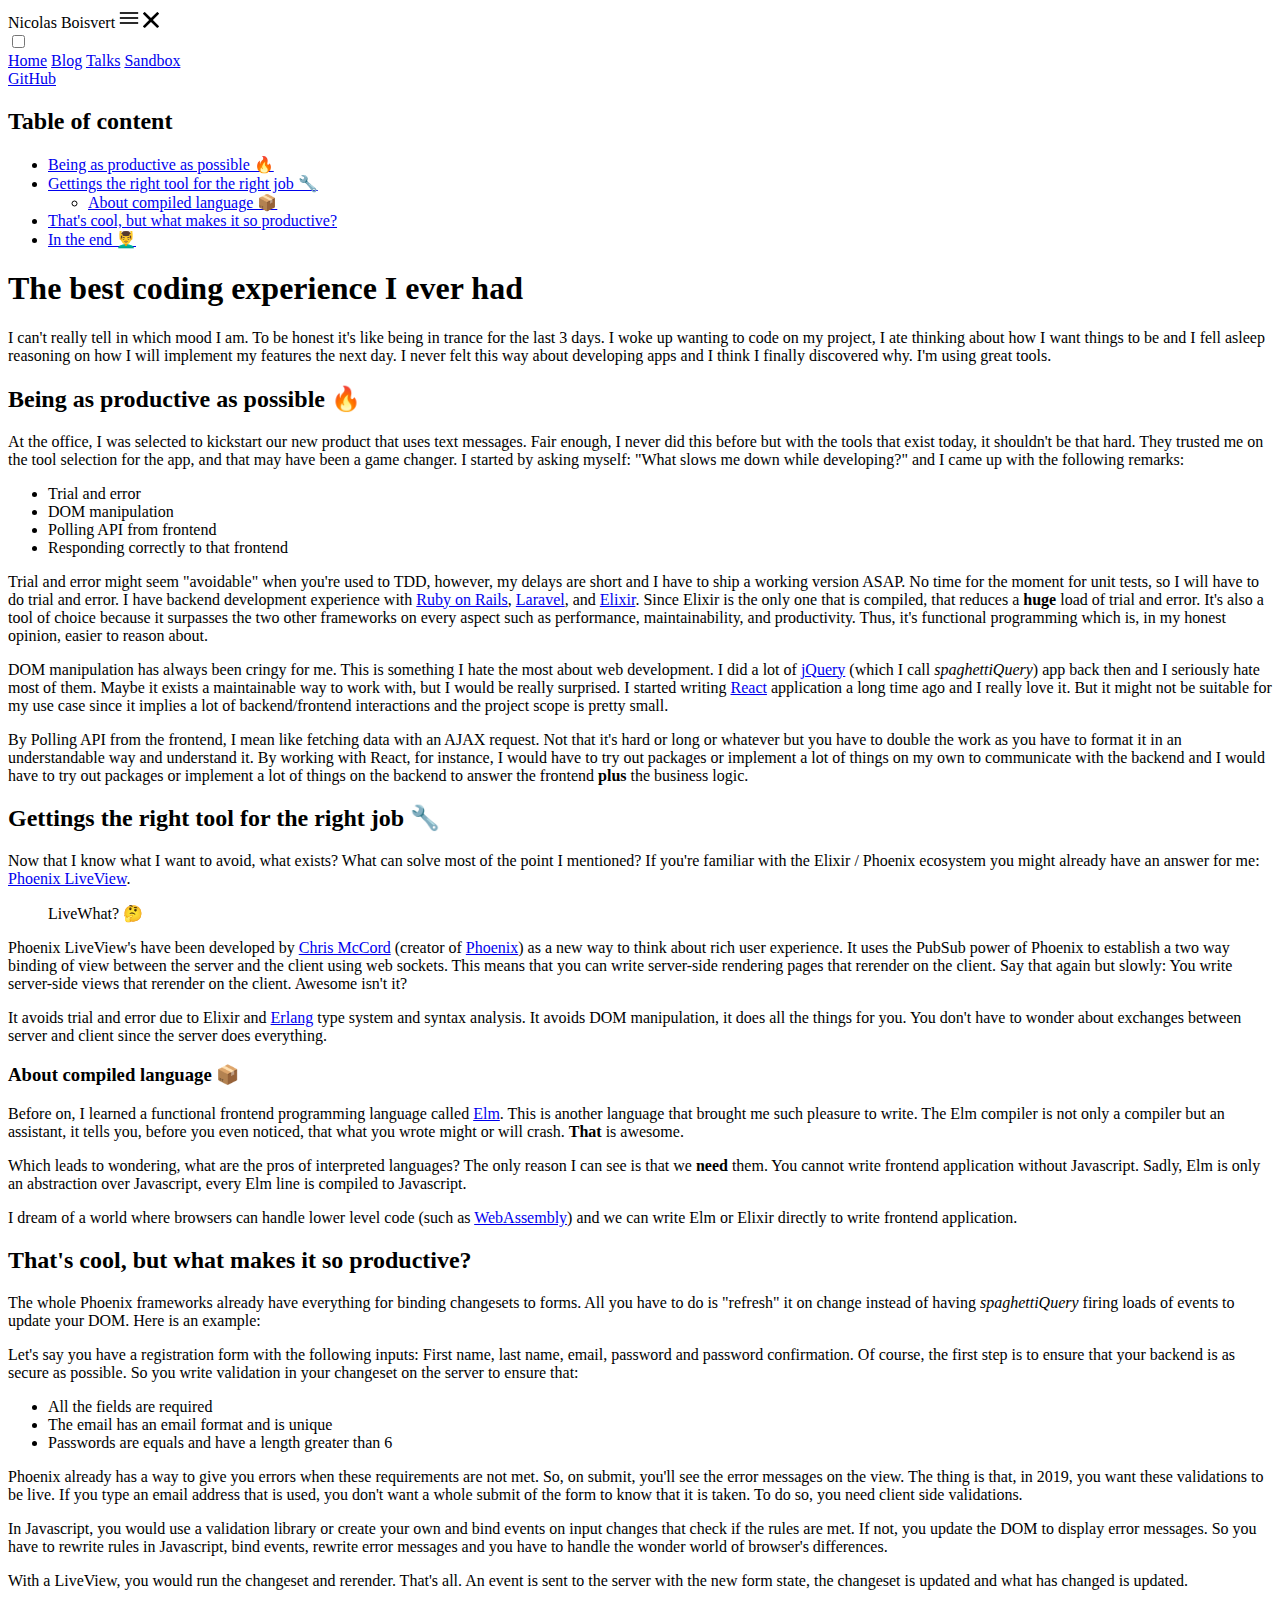
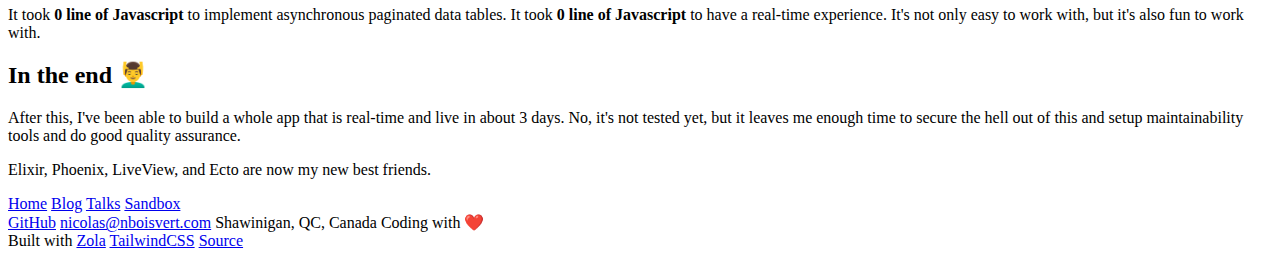
<file: blog/the-best-coding-experience-ive-ever-had/index.html>
<!DOCTYPE html>
<html lang="en">
  <head>
    <meta charset="utf-8">
    <title>Nicolas Boisvert</title>
    <link rel="stylesheet" href="https://nboisvert.com/styles/styles.css" />
    <meta name="viewport" content="width=device-width, initial-scale=1.0" />
    
    <script async src="https://www.googletagmanager.com/gtag/js?id=G-81B4LEX9Y8"></script>
    <script>
      window.dataLayer = window.dataLayer || [];
      function gtag(){dataLayer.push(arguments);}
      gtag('js', new Date());

      gtag('config', 'G-81B4LEX9Y8');
    </script>
    
  </head>

  <body class="h-screen flex flex-col">
    <nav class="container flex flex-initial mb-4 text-lg">
      <div class="flex flex-1 flex-col desktop:flex-row ">
        <div class="flex justify-between">
          <span class="py-4 px-4 desktop:pl-0 font-bold dark:text-slate-300">Nicolas Boisvert</span>
          <label for="hamburger" tabindex="0" class="flex desktop:hidden px-4 items-center cursor-pointer dark:text-slate-300" onclick="toggleMenu()">
            <span class="hamburger">
              <svg width="20px" height="20px" viewBox="0 0 12 12" enable-background="new 0 0 12 12" xml:space="preserve" xmlns="http://www.w3.org/2000/svg" xmlns:xlink="http://www.w3.org/1999/xlink"> <g> <rect fill="currentColor" height="1" width="11" x="0.5" y="5.5"/> <rect fill="currentColor" height="1" width="11" x="0.5" y="2.5"/> <rect fill="currentColor" height="1" width="11" x="0.5" y="8.5"/></g></svg>
            </span>
            <span class="cross hidden">
              <svg fill="currentColor" height="16px" width="16px" xmlns="http://www.w3.org/2000/svg" xmlns:xlink="http://www.w3.org/1999/xlink" viewBox="0 0 460.775 460.775" xml:space="preserve"> <path d="M285.08,230.397L456.218,59.27c6.076-6.077,6.076-15.911,0-21.986L423.511,4.565c-2.913-2.911-6.866-4.55-10.992-4.55 c-4.127,0-8.08,1.639-10.993,4.55l-171.138,171.14L59.25,4.565c-2.913-2.911-6.866-4.55-10.993-4.55 c-4.126,0-8.08,1.639-10.992,4.55L4.558,37.284c-6.077,6.075-6.077,15.909,0,21.986l171.138,171.128L4.575,401.505 c-6.074,6.077-6.074,15.911,0,21.986l32.709,32.719c2.911,2.911,6.865,4.55,10.992,4.55c4.127,0,8.08-1.639,10.994-4.55 l171.117-171.12l171.118,171.12c2.913,2.911,6.866,4.55,10.993,4.55c4.128,0,8.081-1.639,10.992-4.55l32.709-32.719 c6.074-6.075,6.074-15.909,0-21.986L285.08,230.397z"/> </svg>
            </span>
          </label>
        </div>
        <input class="hidden" type="checkbox" name="hamburger">
        <div class="flex flex-1 flex-col desktop:flex-row desktop:justify-between shadow-lg desktop:shadow-none" id="menu">
          <div class="flex flex-initial flex-col desktop:flex-row">
            
            <a class="nav-item " href="&#x2F;">Home</a>
            
            <a class="nav-item " href="&#x2F;blog&#x2F;">Blog</a>
            
            <a class="nav-item " href="&#x2F;talks&#x2F;">Talks</a>
            
            <a class="nav-item " href="&#x2F;sandbox&#x2F;">Sandbox</a>
            
          </div>
          <div class="flex-initial flex-col desktop:flex-row">
            
              <a class="nav-item" href="https:&#x2F;&#x2F;github.com&#x2F;nicklayb">GitHub</a>
            
          </div>
        </div>
      </div>
    </nav>
    <section class="flex flex-1 container px-2 desktop:px-0 dark:text-slate-200">
      

<div class="w-full">
  <h2 class="text-2xl font-bold">Table of content</h2>
  <div class="py-4">
    
      <ul class="ml-4">
      
        <li>
          <a class="text-purple-400" href="https://nboisvert.com/blog/the-best-coding-experience-ive-ever-had/#being-as-productive-as-possible-fire">Being as productive as possible 🔥</a>
          
        </li>
      
        <li>
          <a class="text-purple-400" href="https://nboisvert.com/blog/the-best-coding-experience-ive-ever-had/#gettings-the-right-tool-for-the-right-job-wrench">Gettings the right tool for the right job 🔧</a>
          
            <ul class="ml-4">
              
                <li class="py-1">
                  <a class="text-purple-300" href="https://nboisvert.com/blog/the-best-coding-experience-ive-ever-had/#about-compiled-language-package">About compiled language 📦</a>
                  
                </li>
              
            </ul>
          
        </li>
      
        <li>
          <a class="text-purple-400" href="https://nboisvert.com/blog/the-best-coding-experience-ive-ever-had/#that-s-cool-but-what-makes-it-so-productive">That&#x27;s cool, but what makes it so productive?</a>
          
        </li>
      
        <li>
          <a class="text-purple-400" href="https://nboisvert.com/blog/the-best-coding-experience-ive-ever-had/#in-the-end-massage">In the end 💆‍♂️</a>
          
        </li>
      
      </ul>
    
  </div>
  <h1 class="text-4xl font-extrabold mt-4 mb-6 px-4 py-6 border-l-4 border-l-purple-700">The best coding experience I ever had</h1>
  <div class="markdown">
    <p>I can't really tell in which mood I am. To be honest it's like being in trance for the last 3 days. I woke up wanting to code on my project, I ate thinking about how I want things to be and I fell asleep reasoning on how I will implement my features the next day. I never felt this way about developing apps and I think I finally discovered why. I'm using great tools.</p>
<span id="continue-reading"></span><h2 id="being-as-productive-as-possible-fire">Being as productive as possible 🔥</h2>
<p>At the office, I was selected to kickstart our new product that uses text messages. Fair enough, I never did this before but with the tools that exist today, it shouldn't be that hard. They trusted me on the tool selection for the app, and that may have been a game changer. I started by asking myself: &quot;What slows me down while developing?&quot; and I came up with the following remarks:</p>
<ul>
<li>Trial and error</li>
<li>DOM manipulation</li>
<li>Polling API from frontend</li>
<li>Responding correctly to that frontend</li>
</ul>
<p>Trial and error might seem &quot;avoidable&quot; when you're used to TDD, however, my delays are short and I have to ship a working version ASAP. No time for the moment for unit tests, so I will have to do trial and error. I have backend development experience with <a href="https://rubyonrails.org/">Ruby on Rails</a>, <a href="https://laravel.com/">Laravel</a>, and <a href="https://elixir-lang.org/">Elixir</a>. Since Elixir is the only one that is compiled, that reduces a <strong>huge</strong> load of trial and error. It's also a tool of choice because it surpasses the two other frameworks on every aspect such as performance, maintainability, and productivity. Thus, it's functional programming which is, in my honest opinion, easier to reason about.</p>
<p>DOM manipulation has always been cringy for me. This is something I hate the most about web development. I did a lot of <a href="https://jquery.com/">jQuery</a> (which I call <em>spaghettiQuery</em>) app back then and I seriously hate most of them. Maybe it exists a maintainable way to work with, but I would be really surprised. I started writing <a href="https://reactjs.org/">React</a> application a long time ago and I really love it. But it might not be suitable for my use case since it implies a lot of backend/frontend interactions and the project scope is pretty small.</p>
<p>By Polling API from the frontend, I mean like fetching data with an AJAX request. Not that it's hard or long or whatever but you have to double the work as you have to format it in an understandable way and understand it. By working with React, for instance, I would have to try out packages or implement a lot of things on my own to communicate with the backend and I would have to try out packages or implement a lot of things on the backend to answer the frontend <strong>plus</strong> the business logic.</p>
<h2 id="gettings-the-right-tool-for-the-right-job-wrench">Gettings the right tool for the right job 🔧</h2>
<p>Now that I know what I want to avoid, what exists? What can solve most of the point I mentioned? If you're familiar with the Elixir / Phoenix ecosystem you might already have an answer for me: <a href="https://dockyard.com/blog/2018/12/12/phoenix-liveview-interactive-real-time-apps-no-need-to-write-javascript">Phoenix LiveView</a>.</p>
<blockquote>
<p>LiveWhat? 🤔</p>
</blockquote>
<p>Phoenix LiveView's have been developed by <a href="https://twitter.com/chris_mccord">Chris McCord</a> (creator of <a href="https://phoenixframework.org/">Phoenix</a>) as a new way to think about rich user experience. It uses the PubSub power of Phoenix to establish a two way binding of view between the server and the client using web sockets. This means that you can write server-side rendering pages that rerender on the client. Say that again but slowly: You write server-side views that rerender on the client. Awesome isn't it?</p>
<p>It avoids trial and error due to Elixir and <a href="https://www.erlang.org/">Erlang</a> type system and syntax analysis. It avoids DOM manipulation, it does all the things for you. You don't have to wonder about exchanges between server and client since the server does everything.</p>
<h3 id="about-compiled-language-package">About compiled language 📦</h3>
<p>Before on, I learned a functional frontend programming language called <a href="https://elm-lang.org/">Elm</a>. This is another language that brought me such pleasure to write. The Elm compiler is not only a compiler but an assistant, it tells you, before you even noticed, that what you wrote might or will crash. <strong>That</strong> is awesome.</p>
<p>Which leads to wondering, what are the pros of interpreted languages? The only reason I can see is that we <strong>need</strong> them. You cannot write frontend application without Javascript. Sadly, Elm is only an abstraction over Javascript, every Elm line is compiled to Javascript.</p>
<p>I dream of a world where browsers can handle lower level code (such as <a href="https://webassembly.org/">WebAssembly</a>) and we can write Elm or Elixir directly to write frontend application.</p>
<h2 id="that-s-cool-but-what-makes-it-so-productive">That's cool, but what makes it so productive?</h2>
<p>The whole Phoenix frameworks already have everything for binding changesets to forms. All you have to do is &quot;refresh&quot; it on change instead of having <em>spaghettiQuery</em> firing loads of events to update your DOM. Here is an example:</p>
<p>Let's say you have a registration form with the following inputs: First name, last name, email, password and password confirmation. Of course, the first step is to ensure that your backend is as secure as possible. So you write validation in your changeset on the server to ensure that:</p>
<ul>
<li>All the fields are required</li>
<li>The email has an email format and is unique</li>
<li>Passwords are equals and have a length greater than 6</li>
</ul>
<p>Phoenix already has a way to give you errors when these requirements are not met. So, on submit, you'll see the error messages on the view. The thing is that, in 2019, you want these validations to be live. If you type an email address that is used,  you don't want a whole submit of the form to know that it is taken. To do so, you need client side validations.</p>
<p>In Javascript, you would use a validation library or create your own and bind events on input changes that check if the rules are met. If not, you update the DOM to display error messages. So you have to rewrite rules in Javascript, bind events, rewrite error messages and you have to handle the wonder world of browser's differences.</p>
<p>With a LiveView, you would run the changeset and rerender. That's all. An event is sent to the server with the new form state, the changeset is updated and what has changed is updated.</p>
<p>It took <strong>0 line of Javascript</strong> to implement asynchronous paginated data tables. It took <strong>0 line of Javascript</strong> to have a real-time experience. It's not only easy to work with, but it's also fun to work with.</p>
<h2 id="in-the-end-massage">In the end 💆‍♂️</h2>
<p>After this, I've been able to build a whole app that is real-time and live in about 3 days. No, it's not tested yet, but it leaves me enough time to secure the hell out of this and setup maintainability tools and do good quality assurance.</p>
<p>Elixir, Phoenix, LiveView, and Ecto are now my new best friends.</p>

  </div>
</div>


    </section>
    <footer class="py-4 desktop:py-6 bg-slate-200 dark:bg-slate-900 mt-4 desktop:mt-6">
      <div class="container flex flex-col desktop:flex-row justify-evenly">
        <div class="flex flex-initial justify-evenly desktop:justify-start desktop:items-center flex-row desktop:flex-col">
          
          <a class="footer-nav-item " href="&#x2F;">Home</a>
          
          <a class="footer-nav-item " href="&#x2F;blog&#x2F;">Blog</a>
          
          <a class="footer-nav-item " href="&#x2F;talks&#x2F;">Talks</a>
          
          <a class="footer-nav-item " href="&#x2F;sandbox&#x2F;">Sandbox</a>
          
        </div>
        <div class="flex flex-initial justify-evenly desktop:justify-start items-center text-xs desktop:text-sm flex-row desktop:flex-col">
          
          <a class="footer-nav-item " href="https:&#x2F;&#x2F;github.com&#x2F;nicklayb">GitHub</a>
          
          <a class="footer-nav-item" href="mailto:nicolas@nboisvert.com">nicolas@nboisvert.com</a>
          <span class="hidden desktop:block footer-nav-item">Shawinigan, QC, Canada</span>
          <span class="hidden desktop:block footer-nav-item">Coding with ❤️</span>
        </div>
        <div class="flex flex-initial justify-evenly desktop:justify-start desktop:items-center text-xs desktop:text-sm flex-row desktop:flex-col">
          <span class="footer-nav-item">Built with</span>
          <a class="footer-nav-item" href="https://www.getzola.org/">Zola</a>
          <a class="footer-nav-item" href="https://tailwindcss.com/">TailwindCSS</a>
          <a class="footer-nav-item" href="https://github.com/nicklayb/zola-nboisvert.com">Source</a>
        </div>
      </div>
    </footer>
  </body>
  <script type="text/javascript">
    function toggleMenu() {
      const hamburger = document.querySelector('input[name="hamburger"]')
      const xElement = document.querySelector(".cross")
      const hamburgerElement = document.querySelector(".hamburger")
      hamburger.checked = !hamburger.checked

      if (hamburger.checked) {
        xElement.classList.remove("hidden")
        hamburgerElement.classList.add("hidden")
      } else {
        xElement.classList.add("hidden")
        hamburgerElement.classList.remove("hidden")
      }
    }
  </script>
</html>
</file>
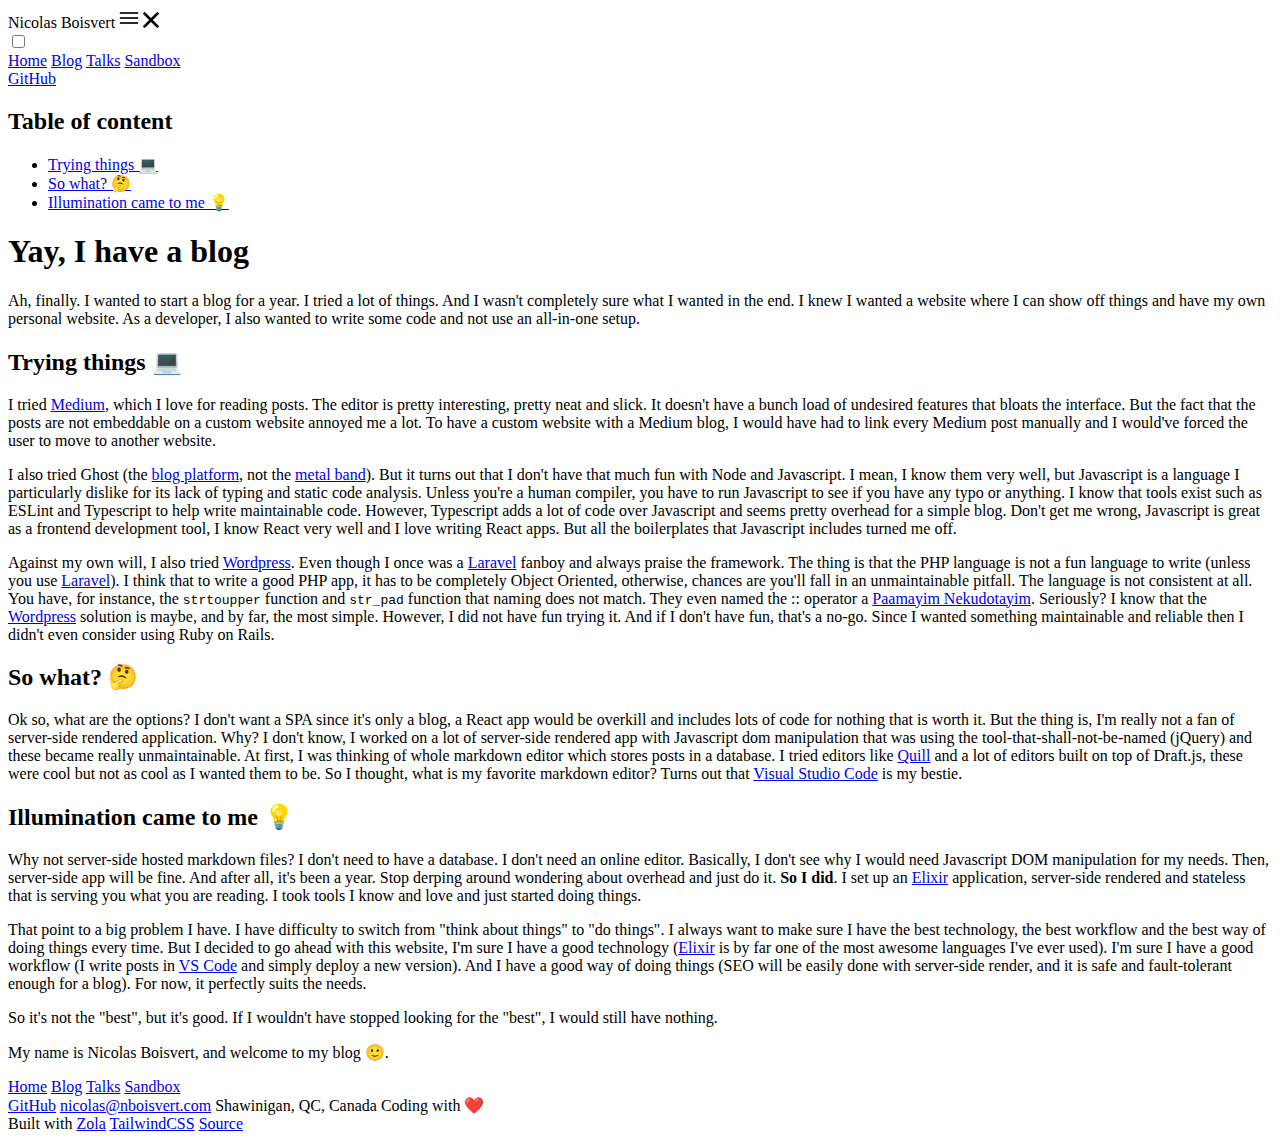
<file: blog/yay-i-have-a-blog/index.html>
<!DOCTYPE html>
<html lang="en">
  <head>
    <meta charset="utf-8">
    <title>Nicolas Boisvert</title>
    <link rel="stylesheet" href="https://nboisvert.com/styles/styles.css" />
    <meta name="viewport" content="width=device-width, initial-scale=1.0" />
    
    <script async src="https://www.googletagmanager.com/gtag/js?id=G-81B4LEX9Y8"></script>
    <script>
      window.dataLayer = window.dataLayer || [];
      function gtag(){dataLayer.push(arguments);}
      gtag('js', new Date());

      gtag('config', 'G-81B4LEX9Y8');
    </script>
    
  </head>

  <body class="h-screen flex flex-col">
    <nav class="container flex flex-initial mb-4 text-lg">
      <div class="flex flex-1 flex-col desktop:flex-row ">
        <div class="flex justify-between">
          <span class="py-4 px-4 desktop:pl-0 font-bold dark:text-slate-300">Nicolas Boisvert</span>
          <label for="hamburger" tabindex="0" class="flex desktop:hidden px-4 items-center cursor-pointer dark:text-slate-300" onclick="toggleMenu()">
            <span class="hamburger">
              <svg width="20px" height="20px" viewBox="0 0 12 12" enable-background="new 0 0 12 12" xml:space="preserve" xmlns="http://www.w3.org/2000/svg" xmlns:xlink="http://www.w3.org/1999/xlink"> <g> <rect fill="currentColor" height="1" width="11" x="0.5" y="5.5"/> <rect fill="currentColor" height="1" width="11" x="0.5" y="2.5"/> <rect fill="currentColor" height="1" width="11" x="0.5" y="8.5"/></g></svg>
            </span>
            <span class="cross hidden">
              <svg fill="currentColor" height="16px" width="16px" xmlns="http://www.w3.org/2000/svg" xmlns:xlink="http://www.w3.org/1999/xlink" viewBox="0 0 460.775 460.775" xml:space="preserve"> <path d="M285.08,230.397L456.218,59.27c6.076-6.077,6.076-15.911,0-21.986L423.511,4.565c-2.913-2.911-6.866-4.55-10.992-4.55 c-4.127,0-8.08,1.639-10.993,4.55l-171.138,171.14L59.25,4.565c-2.913-2.911-6.866-4.55-10.993-4.55 c-4.126,0-8.08,1.639-10.992,4.55L4.558,37.284c-6.077,6.075-6.077,15.909,0,21.986l171.138,171.128L4.575,401.505 c-6.074,6.077-6.074,15.911,0,21.986l32.709,32.719c2.911,2.911,6.865,4.55,10.992,4.55c4.127,0,8.08-1.639,10.994-4.55 l171.117-171.12l171.118,171.12c2.913,2.911,6.866,4.55,10.993,4.55c4.128,0,8.081-1.639,10.992-4.55l32.709-32.719 c6.074-6.075,6.074-15.909,0-21.986L285.08,230.397z"/> </svg>
            </span>
          </label>
        </div>
        <input class="hidden" type="checkbox" name="hamburger">
        <div class="flex flex-1 flex-col desktop:flex-row desktop:justify-between shadow-lg desktop:shadow-none" id="menu">
          <div class="flex flex-initial flex-col desktop:flex-row">
            
            <a class="nav-item " href="&#x2F;">Home</a>
            
            <a class="nav-item " href="&#x2F;blog&#x2F;">Blog</a>
            
            <a class="nav-item " href="&#x2F;talks&#x2F;">Talks</a>
            
            <a class="nav-item " href="&#x2F;sandbox&#x2F;">Sandbox</a>
            
          </div>
          <div class="flex-initial flex-col desktop:flex-row">
            
              <a class="nav-item" href="https:&#x2F;&#x2F;github.com&#x2F;nicklayb">GitHub</a>
            
          </div>
        </div>
      </div>
    </nav>
    <section class="flex flex-1 container px-2 desktop:px-0 dark:text-slate-200">
      

<div class="w-full">
  <h2 class="text-2xl font-bold">Table of content</h2>
  <div class="py-4">
    
      <ul class="ml-4">
      
        <li>
          <a class="text-purple-400" href="https://nboisvert.com/blog/yay-i-have-a-blog/#trying-things-computer">Trying things 💻</a>
          
        </li>
      
        <li>
          <a class="text-purple-400" href="https://nboisvert.com/blog/yay-i-have-a-blog/#so-what-thinking">So what? 🤔</a>
          
        </li>
      
        <li>
          <a class="text-purple-400" href="https://nboisvert.com/blog/yay-i-have-a-blog/#illumination-came-to-me-bulb">Illumination came to me 💡</a>
          
        </li>
      
      </ul>
    
  </div>
  <h1 class="text-4xl font-extrabold mt-4 mb-6 px-4 py-6 border-l-4 border-l-purple-700">Yay, I have a blog</h1>
  <div class="markdown">
    <p>Ah, finally. I wanted to start a blog for a year. I tried a lot of things. And I wasn't completely sure what I wanted in the end. I knew I wanted a website where I can show off things and have my own personal website. As a developer, I also wanted to write some code and not use an all-in-one setup.</p>
<span id="continue-reading"></span><h2 id="trying-things-computer">Trying things 💻</h2>
<p>I tried <a href="https://medium.com/">Medium</a>, which I love for reading posts. The editor is pretty interesting, pretty neat and slick. It doesn't have a bunch load of undesired features that bloats the interface. But the fact that the posts are not embeddable on a custom website annoyed me a lot. To have a custom website with a Medium blog, I would have had to link every Medium post manually and I would've forced the user to move to another website.</p>
<p>I also tried Ghost (the <a href="https://ghost.org/">blog platform</a>, not the <a href="http://ghost-official.com/">metal band</a>). But it turns out that I don't have that much fun with Node and Javascript. I mean, I know them very well, but Javascript is a language I particularly dislike for its lack of typing and static code analysis. Unless you're a human compiler, you have to run Javascript to see if you have any typo or anything. I know that tools exist such as ESLint and Typescript to help write maintainable code. However, Typescript adds a lot of code over Javascript and seems pretty overhead for a simple blog. Don't get me wrong, Javascript is great as a frontend development tool, I know React very well and I love writing React apps. But all the boilerplates that Javascript includes turned me off.</p>
<p>Against my own will, I also tried <a href="https://wordpress.com/">Wordpress</a>. Even though I once was a <a href="https://laravel.com/">Laravel</a> fanboy and always praise the framework. The thing is that the PHP language is not a fun language to write (unless you use <a href="https://laravel.com/">Laravel</a>). I think that to write a good PHP app, it has to be completely Object Oriented, otherwise, chances are you'll fall in an unmaintainable pitfall. The language is not consistent at all. You have, for instance, the <code>strtoupper</code> function and <code>str_pad</code> function that naming does not match. They even named the :: operator a <a href="https://php.net/manual/en/language.oop5.paamayim-nekudotayim.php">Paamayim Nekudotayim</a>. Seriously? I know that the <a href="https://wordpress.com/">Wordpress</a> solution is maybe, and by far, the most simple. However, I did not have fun trying it. And if I don't have fun, that's a no-go. Since I wanted something maintainable and reliable then I didn't even consider using Ruby on Rails.</p>
<h2 id="so-what-thinking">So what? 🤔</h2>
<p>Ok so, what are the options? I don't want a SPA since it's only a blog, a React app would be overkill and includes lots of code for nothing that is worth it. But the thing is, I'm really not a fan of server-side rendered application. Why? I don't know, I worked on a lot of server-side rendered app with Javascript dom manipulation that was using the tool-that-shall-not-be-named (jQuery) and these became really unmaintainable. At first, I was thinking of whole markdown editor which stores posts in a database. I tried editors like <a href="https://quilljs.com/">Quill</a> and a lot of editors built on top of Draft.js, these were cool but not as cool as I wanted them to be. So I thought, what is my favorite markdown editor? Turns out that <a href="https://code.visualstudio.com/">Visual Studio Code</a> is my bestie.</p>
<h2 id="illumination-came-to-me-bulb">Illumination came to me 💡</h2>
<p>Why not server-side hosted markdown files? I don't need to have a database. I don't need an online editor. Basically, I don't see why I would need Javascript DOM manipulation for my needs. Then, server-side app will be fine. And after all, it's been a year. Stop derping around wondering about overhead and just do it. <strong>So I did</strong>. I set up an <a href="https://elixir-lang.org/">Elixir</a> application, server-side rendered and stateless that is serving you what you are reading. I took tools I know and love and just started doing things.</p>
<p>That point to a big problem I have. I have difficulty to switch from &quot;think about things&quot; to &quot;do things&quot;. I always want to make sure I have the best technology, the best workflow and the best way of doing things every time.  But I decided to go ahead with this website, I'm sure I have a good technology (<a href="https://elixir-lang.org/">Elixir</a> is by far one of the most awesome languages I've ever used). I'm sure I have a good workflow (I write posts in <a href="https://code.visualstudio.com/">VS Code</a> and simply deploy a new version). And I have a good way of doing things (SEO will be easily done with server-side render, and it is safe and fault-tolerant enough for a blog). For now, it perfectly suits the needs.</p>
<p>So it's not the &quot;best&quot;, but it's good. If I wouldn't have stopped looking for the &quot;best&quot;, I would still have nothing.</p>
<p>My name is Nicolas Boisvert, and welcome to my blog 🙂.</p>

  </div>
</div>


    </section>
    <footer class="py-4 desktop:py-6 bg-slate-200 dark:bg-slate-900 mt-4 desktop:mt-6">
      <div class="container flex flex-col desktop:flex-row justify-evenly">
        <div class="flex flex-initial justify-evenly desktop:justify-start desktop:items-center flex-row desktop:flex-col">
          
          <a class="footer-nav-item " href="&#x2F;">Home</a>
          
          <a class="footer-nav-item " href="&#x2F;blog&#x2F;">Blog</a>
          
          <a class="footer-nav-item " href="&#x2F;talks&#x2F;">Talks</a>
          
          <a class="footer-nav-item " href="&#x2F;sandbox&#x2F;">Sandbox</a>
          
        </div>
        <div class="flex flex-initial justify-evenly desktop:justify-start items-center text-xs desktop:text-sm flex-row desktop:flex-col">
          
          <a class="footer-nav-item " href="https:&#x2F;&#x2F;github.com&#x2F;nicklayb">GitHub</a>
          
          <a class="footer-nav-item" href="mailto:nicolas@nboisvert.com">nicolas@nboisvert.com</a>
          <span class="hidden desktop:block footer-nav-item">Shawinigan, QC, Canada</span>
          <span class="hidden desktop:block footer-nav-item">Coding with ❤️</span>
        </div>
        <div class="flex flex-initial justify-evenly desktop:justify-start desktop:items-center text-xs desktop:text-sm flex-row desktop:flex-col">
          <span class="footer-nav-item">Built with</span>
          <a class="footer-nav-item" href="https://www.getzola.org/">Zola</a>
          <a class="footer-nav-item" href="https://tailwindcss.com/">TailwindCSS</a>
          <a class="footer-nav-item" href="https://github.com/nicklayb/zola-nboisvert.com">Source</a>
        </div>
      </div>
    </footer>
  </body>
  <script type="text/javascript">
    function toggleMenu() {
      const hamburger = document.querySelector('input[name="hamburger"]')
      const xElement = document.querySelector(".cross")
      const hamburgerElement = document.querySelector(".hamburger")
      hamburger.checked = !hamburger.checked

      if (hamburger.checked) {
        xElement.classList.remove("hidden")
        hamburgerElement.classList.add("hidden")
      } else {
        xElement.classList.add("hidden")
        hamburgerElement.classList.remove("hidden")
      }
    }
  </script>
</html>
</file>
